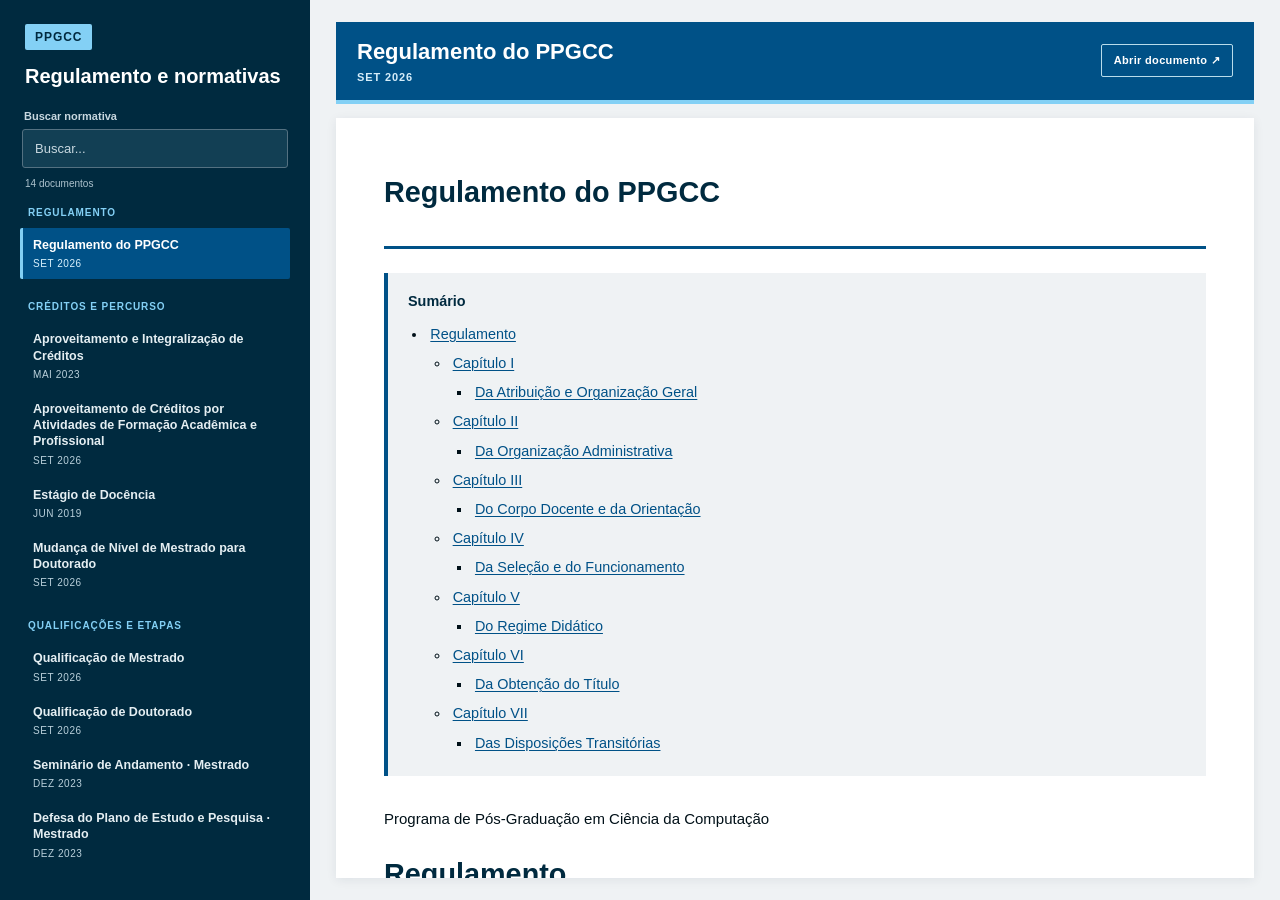
<file: index.html>
<!doctype html>
<html lang="pt-BR">
<head>
<meta charset="utf-8">
<meta name="viewport" content="width=device-width, initial-scale=1">
<meta name="color-scheme" content="light">
<title>Regulamento e Normativas · PPGCC</title>
<link rel="stylesheet" href="assets/site.css">
<script src="assets/app.js" defer></script>
</head>
<body>
<div class="app-shell">
<aside class="sidebar" aria-label="Menu de documentos">
  <div class="brand"><span class="brand-mark">PPGCC</span><h1>Regulamento e normativas</h1></div>
  <label class="search-label" for="menu-search">Buscar normativa</label>
  <div class="search-box"><input id="menu-search" type="search" placeholder="Buscar..." autocomplete="off"></div>
  <div class="menu-count" id="menu-count" aria-live="polite"></div>
  <nav id="document-nav"><section class="menu-section"><h2>Regulamento</h2><a class="doc-link active" href="documentos/regulamento.html" target="document-frame" data-title="Regulamento do PPGCC" data-version="SET 2026" data-search="Regulamento do PPGCC SET 2026" aria-current="page"><span class="doc-title">Regulamento do PPGCC</span><span class="doc-version">SET 2026</span></a></section><section class="menu-section"><h2>Créditos e percurso</h2><a class="doc-link" href="documentos/creditos-integralizacao.html" target="document-frame" data-title="Aproveitamento e Integralização de Créditos" data-version="MAI 2023" data-search="Aproveitamento e Integralização de Créditos MAI 2023"><span class="doc-title">Aproveitamento e Integralização de Créditos</span><span class="doc-version">MAI 2023</span></a><a class="doc-link" href="documentos/creditos-atividades.html" target="document-frame" data-title="Aproveitamento de Créditos por Atividades de Formação Acadêmica e Profissional" data-version="SET 2026" data-search="Aproveitamento de Créditos por Atividades de Formação Acadêmica e Profissional SET 2026"><span class="doc-title">Aproveitamento de Créditos por Atividades de Formação Acadêmica e Profissional</span><span class="doc-version">SET 2026</span></a><a class="doc-link" href="documentos/estagio-docencia.html" target="document-frame" data-title="Estágio de Docência" data-version="JUN 2019" data-search="Estágio de Docência JUN 2019"><span class="doc-title">Estágio de Docência</span><span class="doc-version">JUN 2019</span></a><a class="doc-link" href="documentos/mudanca-nivel.html" target="document-frame" data-title="Mudança de Nível de Mestrado para Doutorado" data-version="SET 2026" data-search="Mudança de Nível de Mestrado para Doutorado SET 2026"><span class="doc-title">Mudança de Nível de Mestrado para Doutorado</span><span class="doc-version">SET 2026</span></a></section><section class="menu-section"><h2>Qualificações e etapas</h2><a class="doc-link" href="documentos/qualificacao-mestrado.html" target="document-frame" data-title="Qualificação de Mestrado" data-version="SET 2026" data-search="Qualificação de Mestrado SET 2026"><span class="doc-title">Qualificação de Mestrado</span><span class="doc-version">SET 2026</span></a><a class="doc-link" href="documentos/qualificacao-doutorado.html" target="document-frame" data-title="Qualificação de Doutorado" data-version="SET 2026" data-search="Qualificação de Doutorado SET 2026"><span class="doc-title">Qualificação de Doutorado</span><span class="doc-version">SET 2026</span></a><a class="doc-link" href="documentos/seminario-andamento.html" target="document-frame" data-title="Seminário de Andamento · Mestrado" data-version="DEZ 2023" data-search="Seminário de Andamento · Mestrado DEZ 2023"><span class="doc-title">Seminário de Andamento · Mestrado</span><span class="doc-version">DEZ 2023</span></a><a class="doc-link" href="documentos/plano-estudo-pesquisa.html" target="document-frame" data-title="Defesa do Plano de Estudo e Pesquisa · Mestrado" data-version="DEZ 2023" data-search="Defesa do Plano de Estudo e Pesquisa · Mestrado DEZ 2023"><span class="doc-title">Defesa do Plano de Estudo e Pesquisa · Mestrado</span><span class="doc-version">DEZ 2023</span></a><a class="doc-link" href="documentos/proposta-tese.html" target="document-frame" data-title="Defesa da Proposta de Tese · Doutorado" data-version="DEZ 2023" data-search="Defesa da Proposta de Tese · Doutorado DEZ 2023"><span class="doc-title">Defesa da Proposta de Tese · Doutorado</span><span class="doc-version">DEZ 2023</span></a></section><section class="menu-section"><h2>Defesas e conclusão</h2><a class="doc-link" href="documentos/composicao-bancas.html" target="document-frame" data-title="Composição de Bancas" data-version="DEZ 2023" data-search="Composição de Bancas DEZ 2023"><span class="doc-title">Composição de Bancas</span><span class="doc-version">DEZ 2023</span></a><a class="doc-link" href="documentos/defesa-dissertacao.html" target="document-frame" data-title="Defesa de Dissertação de Mestrado" data-version="SET 2026" data-search="Defesa de Dissertação de Mestrado SET 2026"><span class="doc-title">Defesa de Dissertação de Mestrado</span><span class="doc-version">SET 2026</span></a><a class="doc-link" href="documentos/defesa-tese.html" target="document-frame" data-title="Defesa de Tese de Doutorado" data-version="SET 2026" data-search="Defesa de Tese de Doutorado SET 2026"><span class="doc-title">Defesa de Tese de Doutorado</span><span class="doc-version">SET 2026</span></a><a class="doc-link" href="documentos/diploma.html" target="document-frame" data-title="Homologação e Solicitação de Diploma" data-version="JUN 2019" data-search="Homologação e Solicitação de Diploma JUN 2019"><span class="doc-title">Homologação e Solicitação de Diploma</span><span class="doc-version">JUN 2019</span></a></section><p class="empty-state" id="empty-state">Nenhum documento encontrado.</p></nav>
</aside>
<main class="reader-shell">
  <header class="reader-header"><div><h2 id="current-title">Regulamento do PPGCC</h2><p id="current-version">SET 2026</p></div><a class="open-link" id="open-document" href="documentos/regulamento.html" target="_blank" rel="noopener">Abrir documento ↗</a></header>
  <iframe class="document-frame" id="document-frame" name="document-frame" src="documentos/regulamento.html" title="Regulamento do PPGCC"></iframe>
</main>
</div>
</body>
</html>
</file>
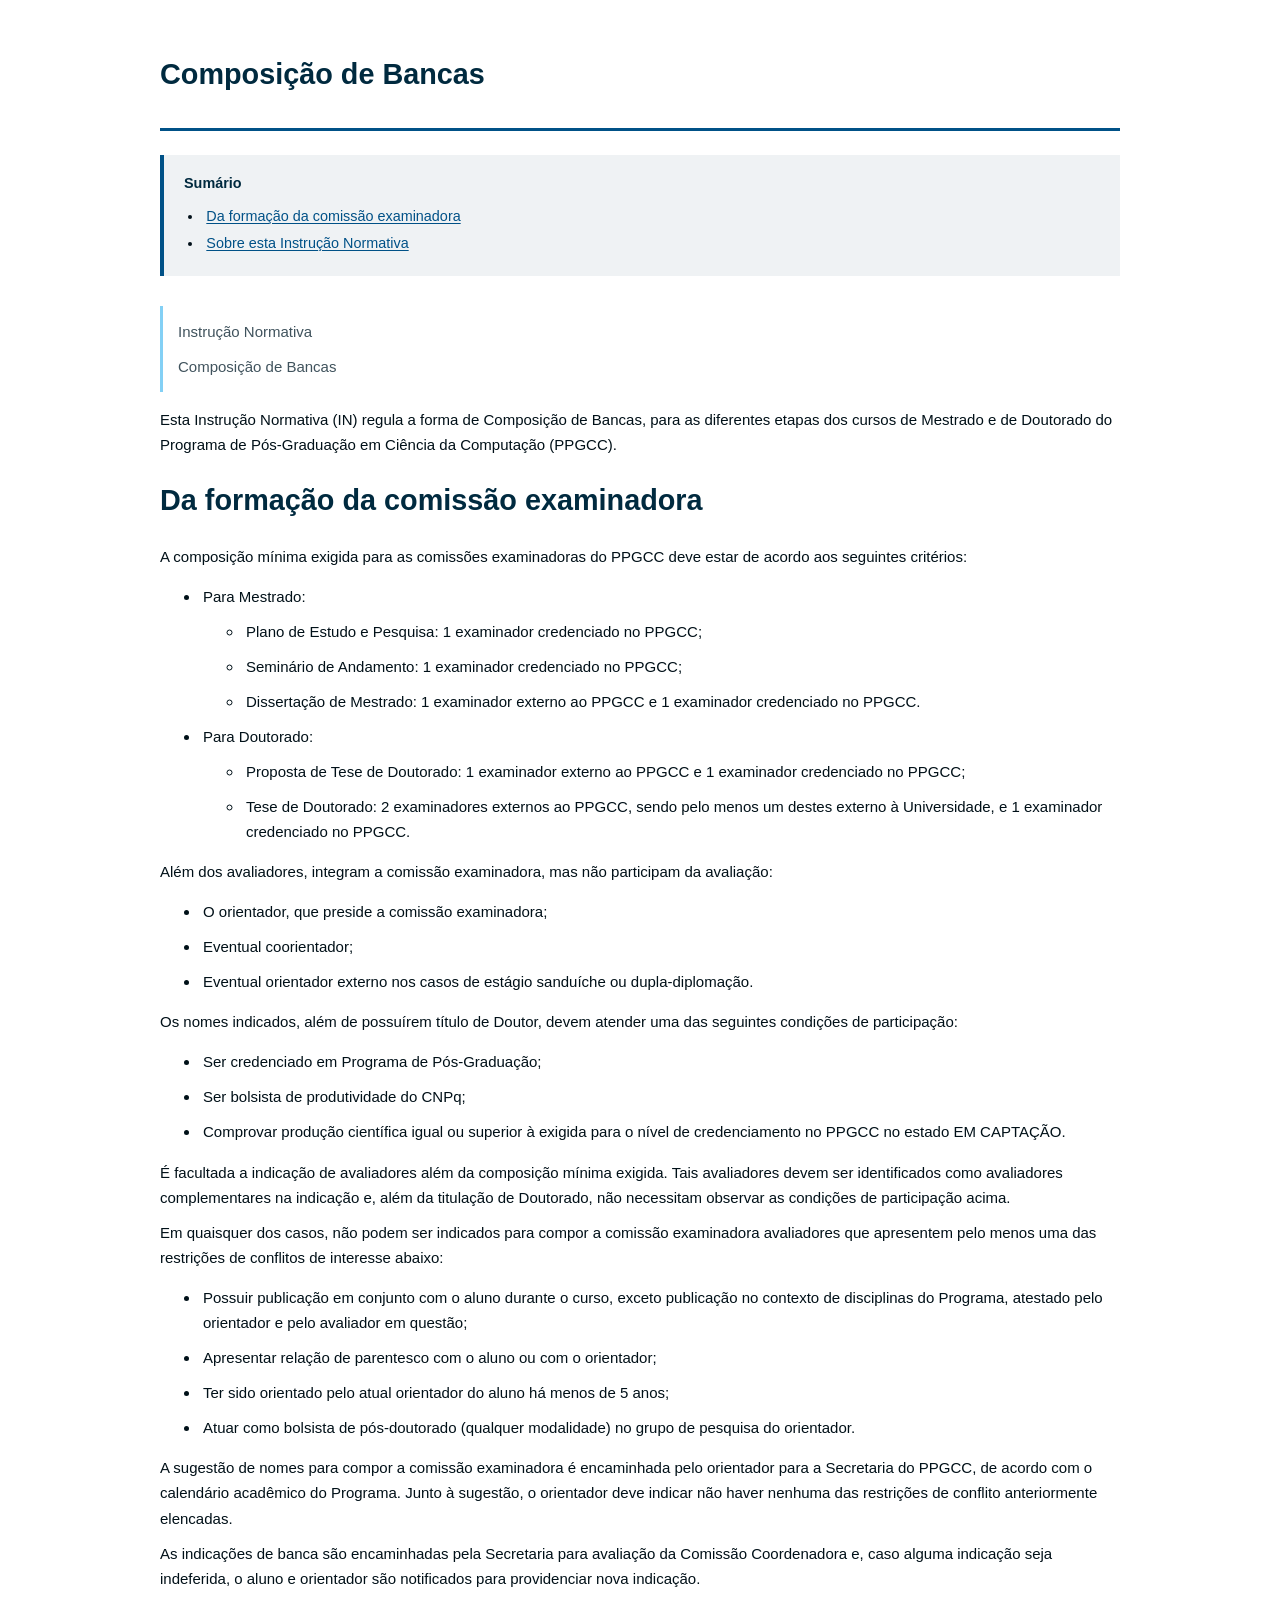
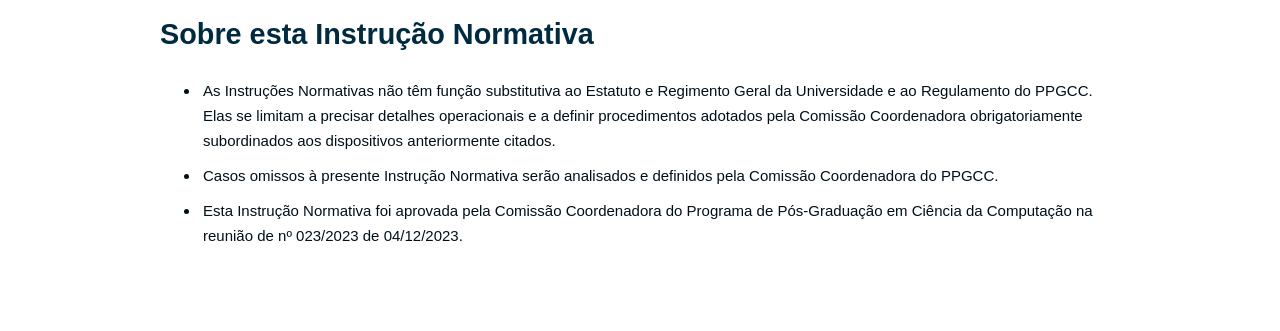
<file: documentos/composicao-bancas.html>
<!DOCTYPE html>
<html xmlns="http://www.w3.org/1999/xhtml" lang="" xml:lang="">
<head>
  <meta charset="utf-8" />
  <meta name="generator" content="pandoc" />
  <meta name="viewport" content="width=device-width, initial-scale=1.0, user-scalable=yes" />
  <title>Composição de Bancas</title>
  <style>
    code{white-space: pre-wrap;}
    span.smallcaps{font-variant: small-caps;}
    div.columns{display: flex; gap: min(4vw, 1.5em);}
    div.column{flex: auto; overflow-x: auto;}
    div.hanging-indent{margin-left: 1.5em; text-indent: -1.5em;}
    /* The extra [class] is a hack that increases specificity enough to
       override a similar rule in reveal.js */
    ul.task-list[class]{list-style: none;}
    ul.task-list li input[type="checkbox"] {
      font-size: inherit;
      width: 0.8em;
      margin: 0 0.8em 0.2em -1.6em;
      vertical-align: middle;
    }
    .display.math{display: block; text-align: center; margin: 0.5rem auto;}
  </style>
  <link rel="stylesheet" href="../assets/documento.css" />
</head>
<body>
<header id="title-block-header">
<h1 class="title">Composição de Bancas</h1>
</header>
<nav id="TOC" role="doc-toc">
<ul>
<li><a href="#da-formação-da-comissão-examinadora"
id="toc-da-formação-da-comissão-examinadora">Da formação da comissão
examinadora</a></li>
<li><a href="#sobre-esta-instrução-normativa"
id="toc-sobre-esta-instrução-normativa">Sobre esta Instrução
Normativa</a></li>
</ul>
</nav>
<blockquote>
<p>Instrução Normativa</p>
<p>Composição de Bancas</p>
</blockquote>
<p>Esta Instrução Normativa (IN) regula a forma de Composição de Bancas,
para as diferentes etapas dos cursos de Mestrado e de Doutorado do
Programa de Pós-Graduação em Ciência da Computação (PPGCC).</p>
<section id="da-formação-da-comissão-examinadora" class="level1">
<h1>Da formação da comissão examinadora</h1>
<p>A composição mínima exigida para as comissões examinadoras do PPGCC
deve estar de acordo aos seguintes critérios:</p>
<ul>
<li><p>Para Mestrado:</p>
<ul>
<li><p>Plano de Estudo e Pesquisa: 1 examinador credenciado no
PPGCC;</p></li>
<li><p>Seminário de Andamento: 1 examinador credenciado no
PPGCC;</p></li>
<li><p>Dissertação de Mestrado: 1 examinador externo ao PPGCC e 1
examinador credenciado no PPGCC.</p></li>
</ul></li>
<li><p>Para Doutorado:</p>
<ul>
<li><p>Proposta de Tese de Doutorado: 1 examinador externo ao PPGCC e 1
examinador credenciado no PPGCC;</p></li>
<li><p>Tese de Doutorado: 2 examinadores externos ao PPGCC, sendo pelo
menos um destes externo à Universidade, e 1 examinador credenciado no
PPGCC.</p></li>
</ul></li>
</ul>
<p>Além dos avaliadores, integram a comissão examinadora, mas não
participam da avaliação:</p>
<ul>
<li><p>O orientador, que preside a comissão examinadora;</p></li>
<li><p>Eventual coorientador;</p></li>
<li><p>Eventual orientador externo nos casos de estágio sanduíche ou
dupla-diplomação.</p></li>
</ul>
<p>Os nomes indicados, além de possuírem título de Doutor, devem atender
uma das seguintes condições de participação:</p>
<ul>
<li><p>Ser credenciado em Programa de Pós-Graduação;</p></li>
<li><p>Ser bolsista de produtividade do CNPq;</p></li>
<li><p>Comprovar produção científica igual ou superior à exigida para o
nível de credenciamento no PPGCC no estado EM CAPTAÇÃO.</p></li>
</ul>
<p>É facultada a indicação de avaliadores além da composição mínima
exigida. Tais avaliadores devem ser identificados como avaliadores
complementares na indicação e, além da titulação de Doutorado, não
necessitam observar as condições de participação acima.</p>
<p>Em quaisquer dos casos, não podem ser indicados para compor a
comissão examinadora avaliadores que apresentem pelo menos uma das
restrições de conflitos de interesse abaixo:</p>
<ul>
<li><p>Possuir publicação em conjunto com o aluno durante o curso,
exceto publicação no contexto de disciplinas do Programa, atestado pelo
orientador e pelo avaliador em questão;</p></li>
<li><p>Apresentar relação de parentesco com o aluno ou com o
orientador;</p></li>
<li><p>Ter sido orientado pelo atual orientador do aluno há menos de 5
anos;</p></li>
<li><p>Atuar como bolsista de pós-doutorado (qualquer modalidade) no
grupo de pesquisa do orientador.</p></li>
</ul>
<p>A sugestão de nomes para compor a comissão examinadora é encaminhada
pelo orientador para a Secretaria do PPGCC, de acordo com o calendário
acadêmico do Programa. Junto à sugestão, o orientador deve indicar não
haver nenhuma das restrições de conflito anteriormente elencadas.</p>
<p>As indicações de banca são encaminhadas pela Secretaria para
avaliação da Comissão Coordenadora e, caso alguma indicação seja
indeferida, o aluno e orientador são notificados para providenciar nova
indicação.</p>
</section>
<section id="sobre-esta-instrução-normativa" class="level1">
<h1>Sobre esta Instrução Normativa</h1>
<ul>
<li><p>As Instruções Normativas não têm função substitutiva ao Estatuto
e Regimento Geral da Universidade e ao Regulamento do PPGCC. Elas se
limitam a precisar detalhes operacionais e a definir procedimentos
adotados pela Comissão Coordenadora obrigatoriamente subordinados aos
dispositivos anteriormente citados.</p></li>
<li><p>Casos omissos à presente Instrução Normativa serão analisados e
definidos pela Comissão Coordenadora do PPGCC.</p></li>
<li><p>Esta Instrução Normativa foi aprovada pela Comissão Coordenadora
do Programa de Pós-Graduação em Ciência da Computação na reunião de nº
023/2023 de 04/12/2023.</p></li>
</ul>
</section>
</body>
</html>
</file>
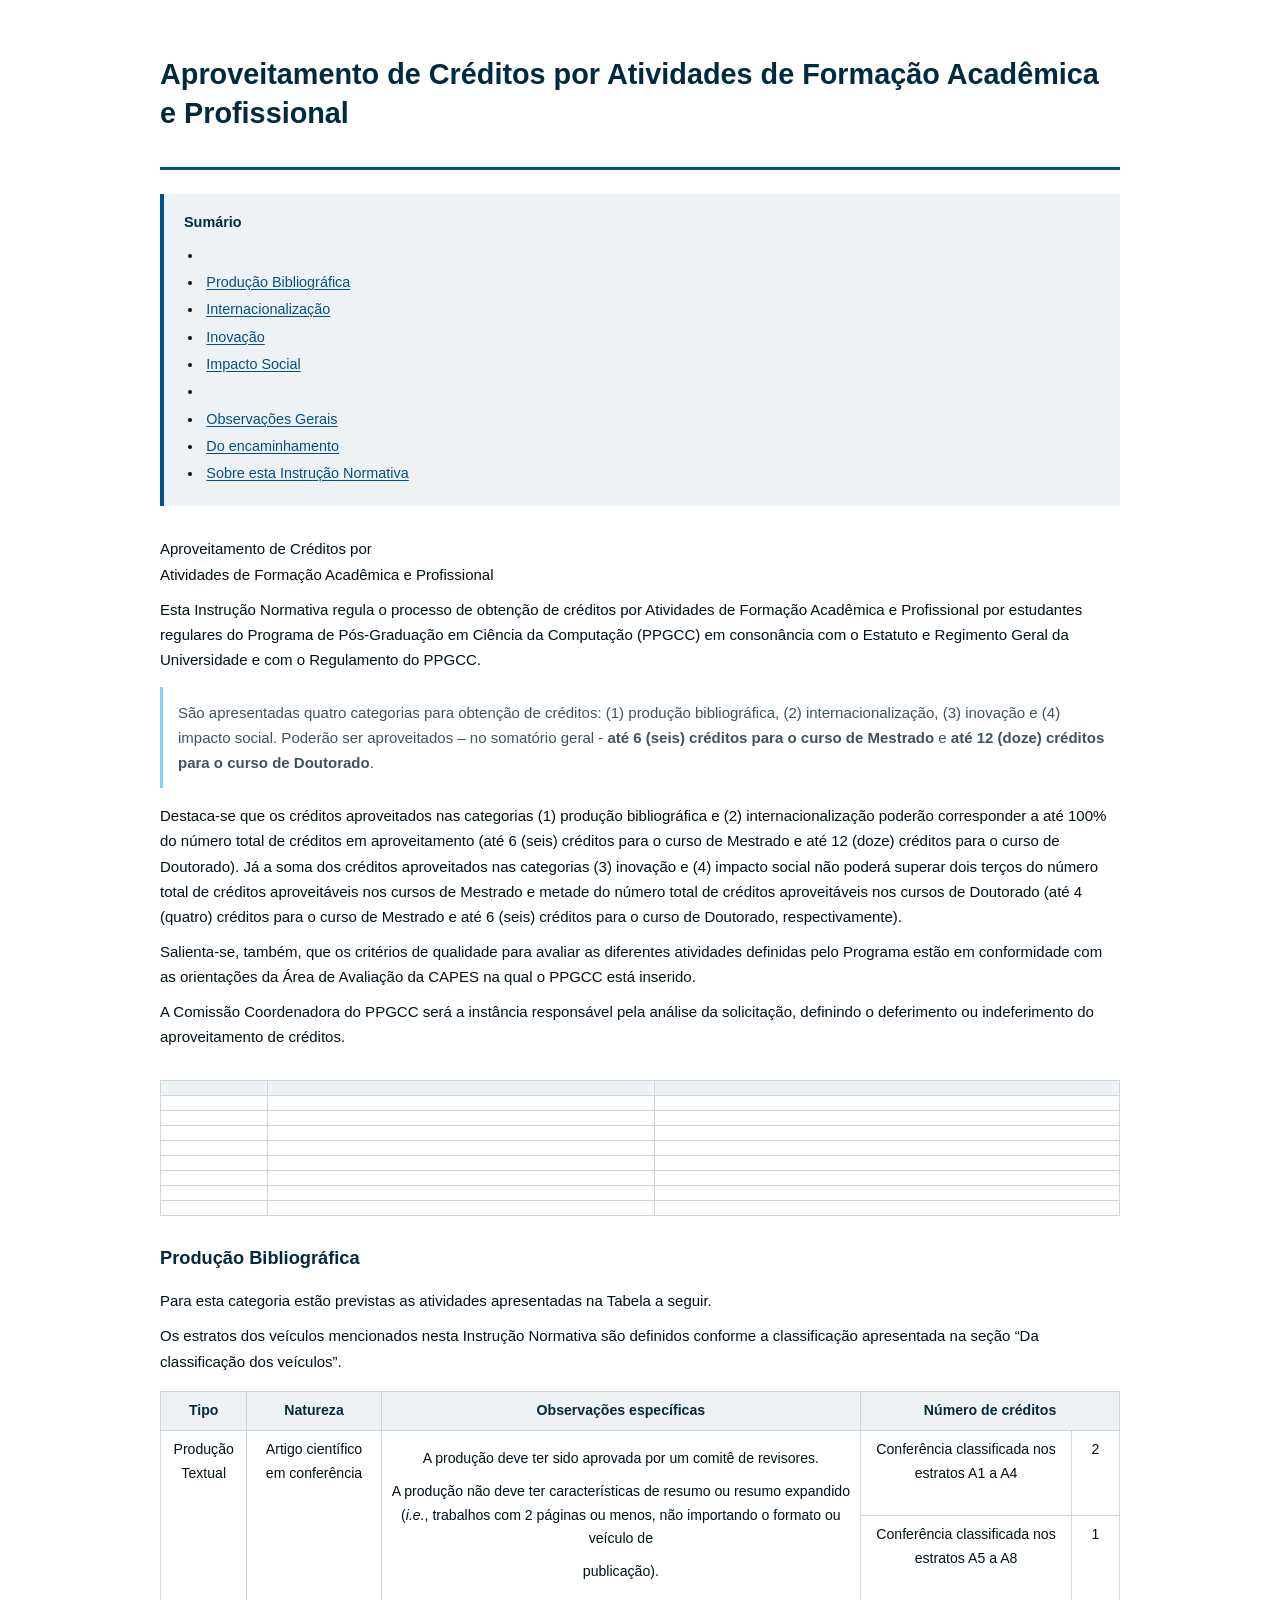
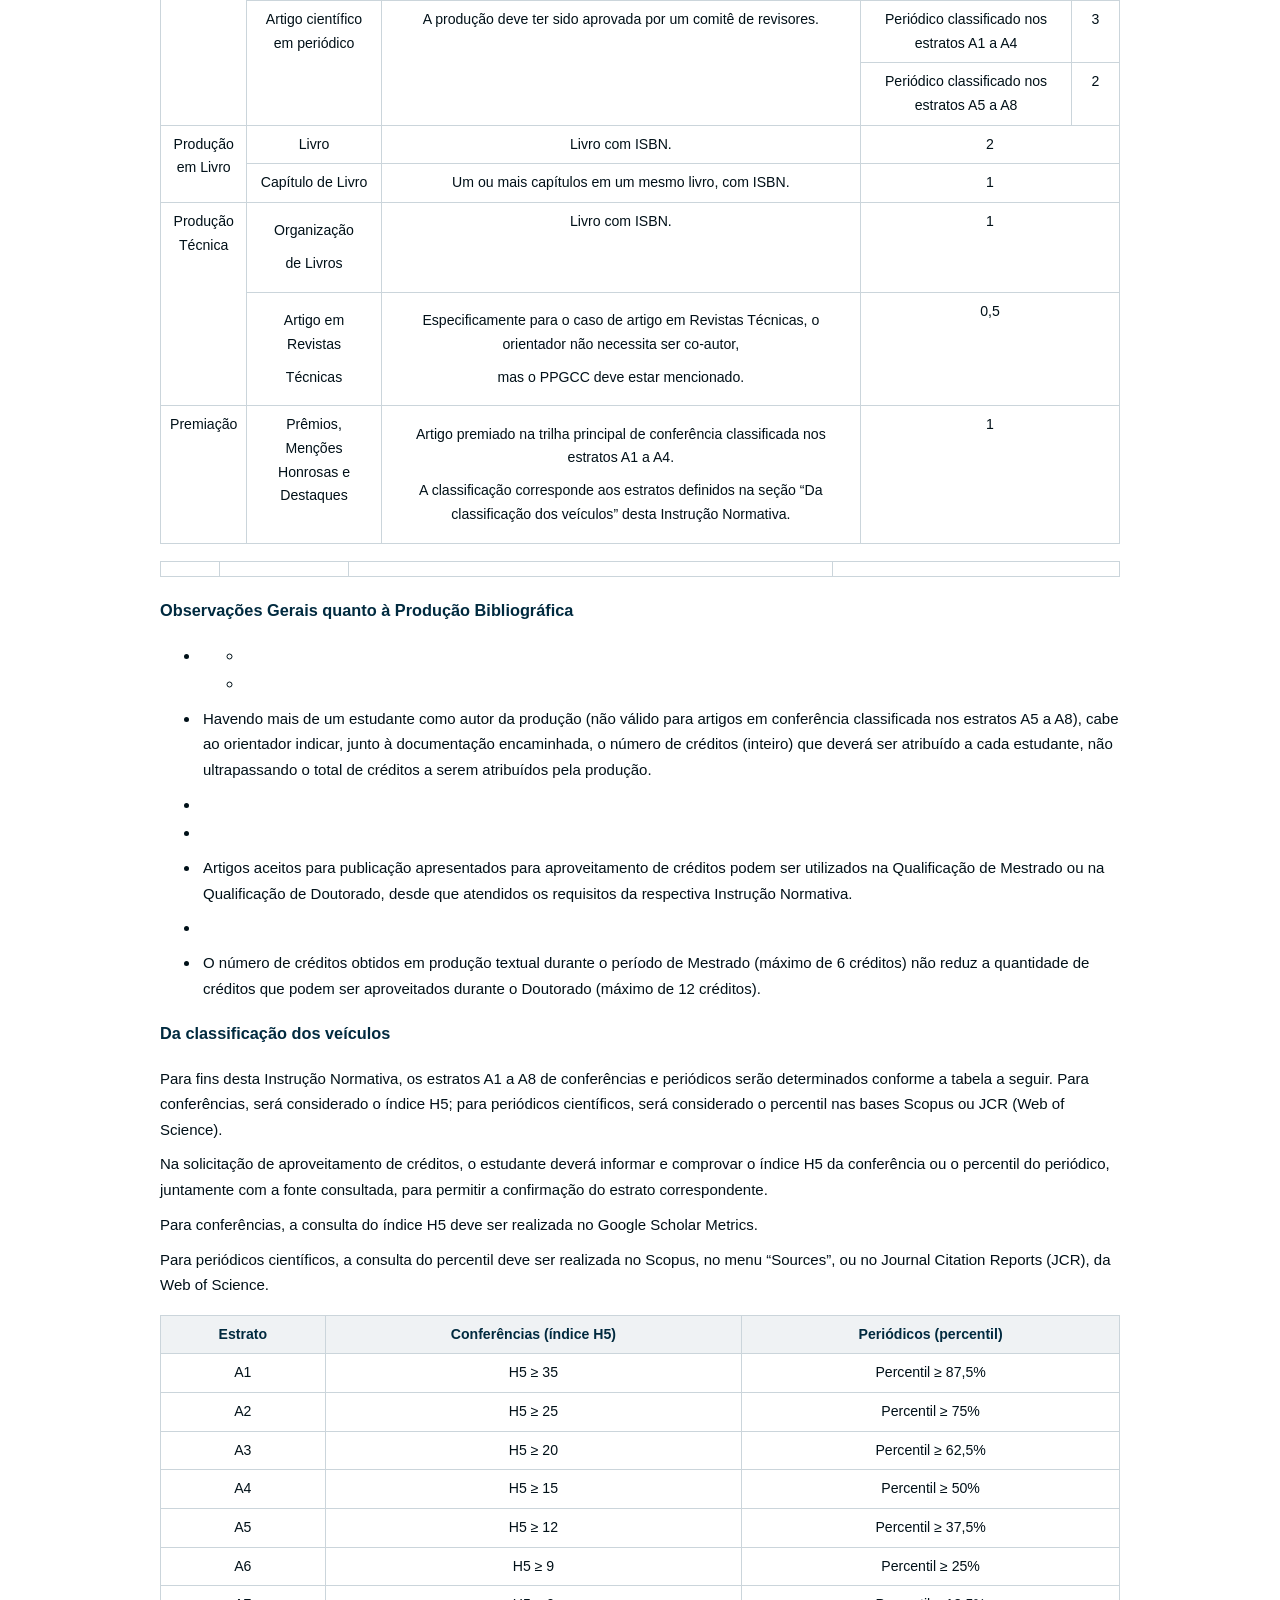
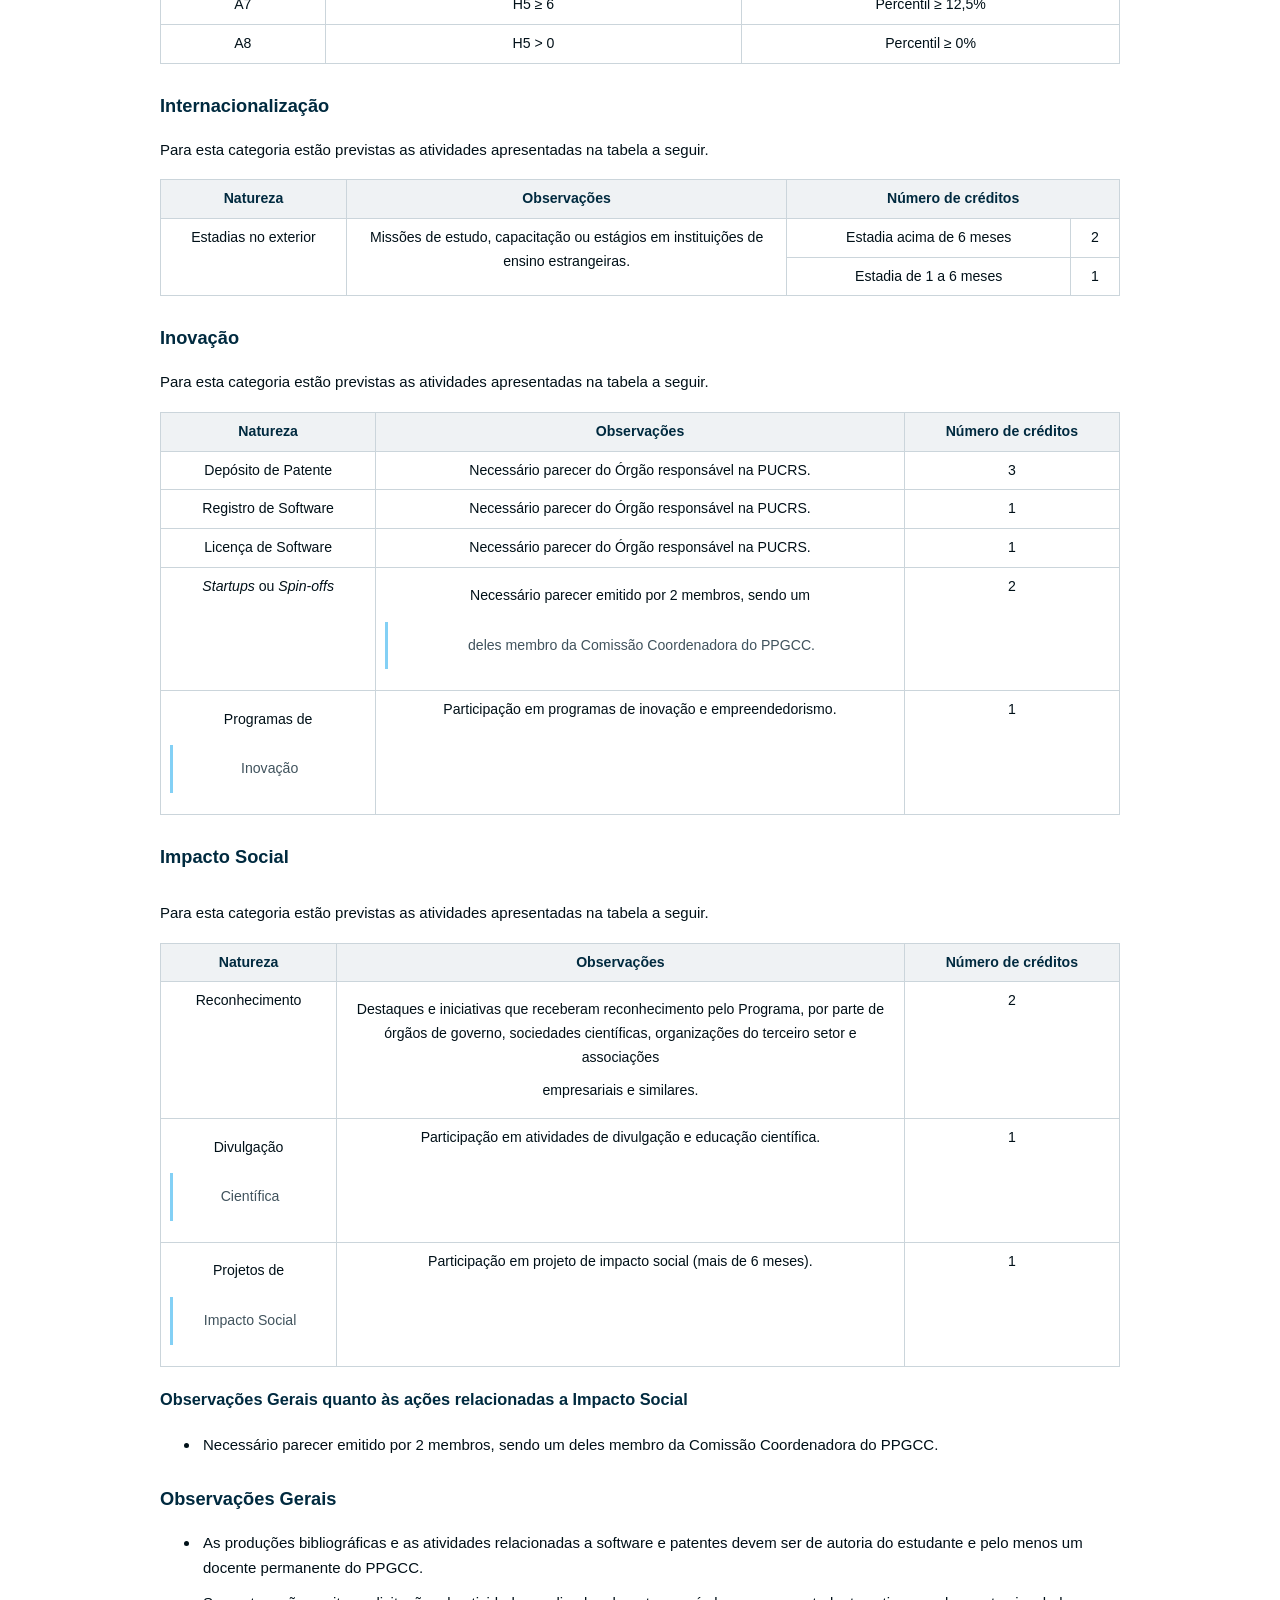
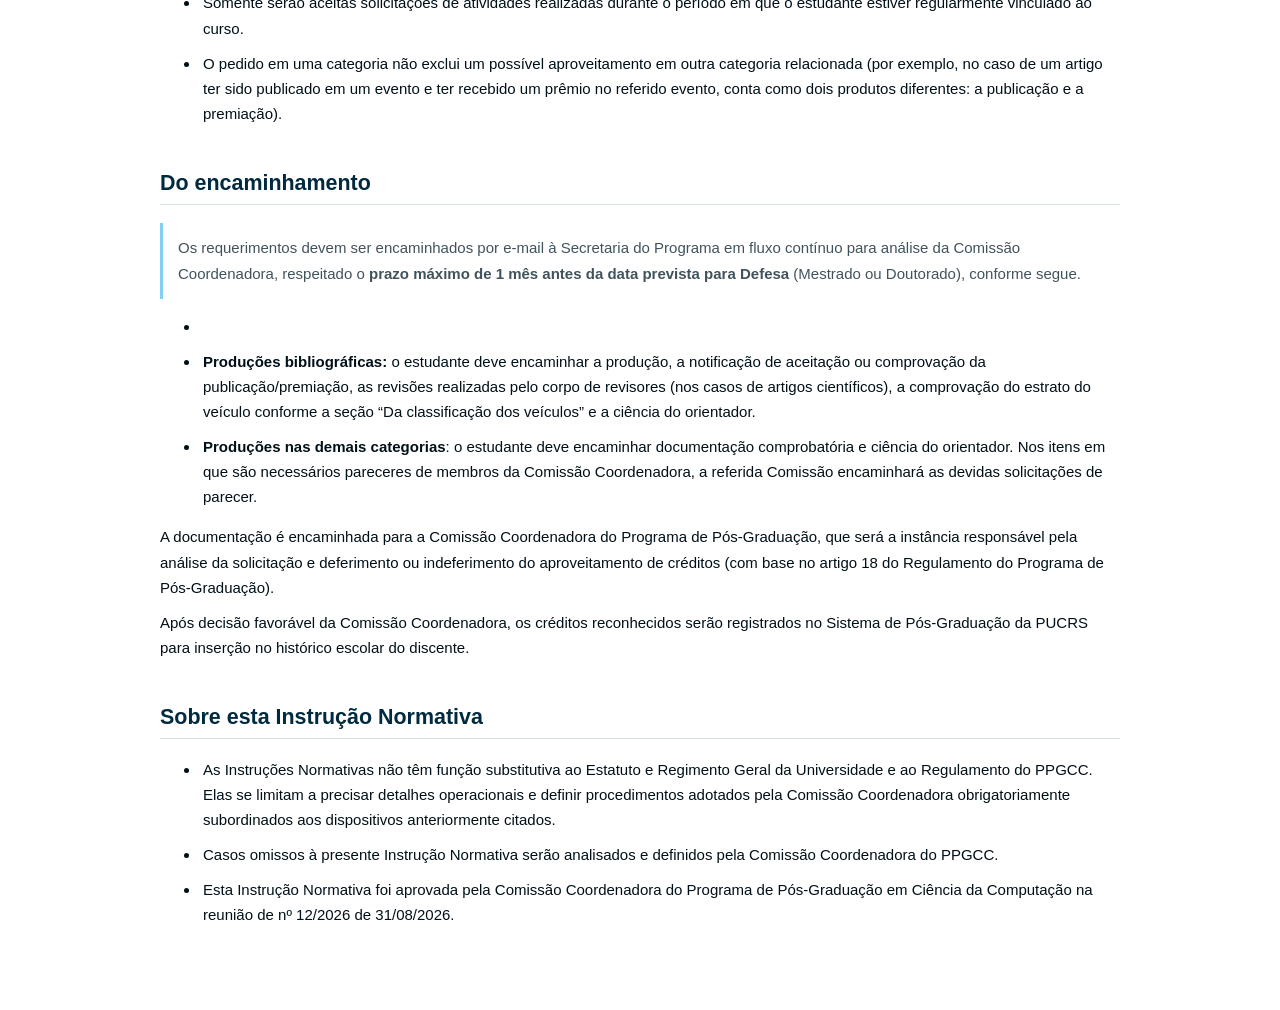
<file: documentos/creditos-atividades.html>
<!DOCTYPE html>
<html xmlns="http://www.w3.org/1999/xhtml" lang="" xml:lang="">
<head>
  <meta charset="utf-8" />
  <meta name="generator" content="pandoc" />
  <meta name="viewport" content="width=device-width, initial-scale=1.0, user-scalable=yes" />
  <title>Aproveitamento de Créditos por Atividades de Formação Acadêmica e Profissional</title>
  <style>
    code{white-space: pre-wrap;}
    span.smallcaps{font-variant: small-caps;}
    div.columns{display: flex; gap: min(4vw, 1.5em);}
    div.column{flex: auto; overflow-x: auto;}
    div.hanging-indent{margin-left: 1.5em; text-indent: -1.5em;}
    /* The extra [class] is a hack that increases specificity enough to
       override a similar rule in reveal.js */
    ul.task-list[class]{list-style: none;}
    ul.task-list li input[type="checkbox"] {
      font-size: inherit;
      width: 0.8em;
      margin: 0 0.8em 0.2em -1.6em;
      vertical-align: middle;
    }
    .display.math{display: block; text-align: center; margin: 0.5rem auto;}
  </style>
  <link rel="stylesheet" href="../assets/documento.css" />
</head>
<body>
<header id="title-block-header">
<h1 class="title">Aproveitamento de Créditos por Atividades de Formação
Acadêmica e Profissional</h1>
</header>
<nav id="TOC" role="doc-toc">
<ul>
<li><a href="#section" id="toc-section"></a></li>
<li><a href="#produção-bibliográfica"
id="toc-produção-bibliográfica">Produção Bibliográfica </a></li>
<li><a href="#internacionalização"
id="toc-internacionalização">Internacionalização </a></li>
<li><a href="#inovação" id="toc-inovação">Inovação </a></li>
<li><a href="#impacto-social" id="toc-impacto-social">Impacto Social
</a></li>
<li><a href="#section-2" id="toc-section-2"></a></li>
<li><a href="#observações-gerais"
id="toc-observações-gerais">Observações Gerais </a></li>
<li><a href="#do-encaminhamento" id="toc-do-encaminhamento">Do
encaminhamento</a></li>
<li><a href="#sobre-esta-instrução-normativa"
id="toc-sobre-esta-instrução-normativa">Sobre esta Instrução
Normativa</a></li>
</ul>
</nav>
<p>Aproveitamento de Créditos por<br />
Atividades de Formação Acadêmica e Profissional</p>
<p>Esta Instrução Normativa regula o processo de obtenção de créditos
por Atividades de Formação Acadêmica e Profissional por estudantes
regulares do Programa de Pós-Graduação em Ciência da Computação (PPGCC)
em consonância com o Estatuto e Regimento Geral da Universidade e com o
Regulamento do PPGCC.</p>
<blockquote>
<p>São apresentadas quatro categorias para obtenção de créditos: (1)
produção bibliográfica, (2) internacionalização, (3) inovação e (4)
impacto social. Poderão ser aproveitados – no somatório geral -
<strong>até 6 (seis) créditos para o curso de Mestrado</strong> e
<strong>até 12 (doze) créditos para o curso de Doutorado</strong>.</p>
</blockquote>
<p>Destaca-se que os créditos aproveitados nas categorias (1) produção
bibliográfica e (2) internacionalização poderão corresponder a até 100%
do número total de créditos em aproveitamento (até 6 (seis) créditos
para o curso de Mestrado e até 12 (doze) créditos para o curso de
Doutorado). Já a soma dos créditos aproveitados nas categorias (3)
inovação e (4) impacto social não poderá superar dois terços do número
total de créditos aproveitáveis nos cursos de Mestrado e metade do
número total de créditos aproveitáveis nos cursos de Doutorado (até 4
(quatro) créditos para o curso de Mestrado e até 6 (seis) créditos para
o curso de Doutorado, respectivamente).</p>
<p>Salienta-se, também, que os critérios de qualidade para avaliar as
diferentes atividades definidas pelo Programa estão em conformidade com
as orientações da Área de Avaliação da CAPES na qual o PPGCC está
inserido.</p>
<p>A Comissão Coordenadora do PPGCC será a instância responsável pela
análise da solicitação, definindo o deferimento ou indeferimento do
aproveitamento de créditos.</p>
<section id="section" class="level3">
<h3></h3>
<table>
<colgroup>
<col style="width: 11%" />
<col style="width: 40%" />
<col style="width: 48%" />
</colgroup>
<thead>
<tr>
<th style="text-align: center;"></th>
<th></th>
<th style="text-align: center;"></th>
</tr>
</thead>
<tbody>
<tr>
<td style="text-align: center;"></td>
<td></td>
<td style="text-align: center;"></td>
</tr>
<tr>
<td style="text-align: center;"></td>
<td></td>
<td style="text-align: center;"></td>
</tr>
<tr>
<td style="text-align: center;"></td>
<td></td>
<td style="text-align: center;"></td>
</tr>
<tr>
<td style="text-align: center;"></td>
<td></td>
<td style="text-align: center;"></td>
</tr>
<tr>
<td style="text-align: center;"></td>
<td></td>
<td style="text-align: center;"></td>
</tr>
<tr>
<td style="text-align: center;"></td>
<td></td>
<td style="text-align: center;"></td>
</tr>
<tr>
<td style="text-align: center;"></td>
<td></td>
<td style="text-align: center;"></td>
</tr>
<tr>
<td style="text-align: center;"></td>
<td></td>
<td style="text-align: center;"></td>
</tr>
</tbody>
</table>
</section>
<section id="produção-bibliográfica" class="level3">
<h3>Produção Bibliográfica </h3>
<p>Para esta categoria estão previstas as atividades apresentadas na
Tabela a seguir.</p>
<p>Os estratos dos veículos mencionados nesta Instrução Normativa são
definidos conforme a classificação apresentada na seção “Da
classificação dos veículos”.</p>
<table style="width:100%;">
<colgroup>
<col style="width: 6%" />
<col style="width: 14%" />
<col style="width: 50%" />
<col style="width: 22%" />
<col style="width: 5%" />
</colgroup>
<thead>
<tr>
<th style="text-align: center;"><strong>Tipo</strong></th>
<th style="text-align: center;"><strong>Natureza</strong></th>
<th style="text-align: center;"><strong>Observações
específicas</strong></th>
<th colspan="2" style="text-align: center;"><strong>Número de
créditos</strong></th>
</tr>
</thead>
<tbody>
<tr>
<td rowspan="4" style="text-align: center;">Produção Textual</td>
<td rowspan="2" style="text-align: center;">Artigo científico em
conferência</td>
<td rowspan="2" style="text-align: center;"><p>A produção deve ter sido
aprovada por um comitê de revisores.</p>
<p>A produção não deve ter características de resumo ou resumo expandido
(<em>i.e.</em>, trabalhos com 2 páginas ou menos, não importando o
formato ou veículo de</p>
<p>publicação).</p></td>
<td style="text-align: center;">Conferência classificada nos estratos A1
a A4</td>
<td style="text-align: center;">2</td>
</tr>
<tr>
<td style="text-align: center;">Conferência classificada nos estratos A5
a A8</td>
<td style="text-align: center;">1</td>
</tr>
<tr>
<td rowspan="2" style="text-align: center;">Artigo científico em
periódico</td>
<td rowspan="2" style="text-align: center;">A produção deve ter sido
aprovada por um comitê de revisores.</td>
<td style="text-align: center;">Periódico classificado nos estratos A1 a
A4</td>
<td style="text-align: center;">3</td>
</tr>
<tr>
<td style="text-align: center;">Periódico classificado nos estratos A5 a
A8</td>
<td style="text-align: center;">2</td>
</tr>
<tr>
<td rowspan="2" style="text-align: center;">Produção em Livro</td>
<td style="text-align: center;">Livro</td>
<td style="text-align: center;">Livro com ISBN.</td>
<td colspan="2" style="text-align: center;">2</td>
</tr>
<tr>
<td style="text-align: center;">Capítulo de Livro</td>
<td style="text-align: center;">Um ou mais capítulos em um mesmo livro,
com ISBN.</td>
<td colspan="2" style="text-align: center;">1</td>
</tr>
<tr>
<td rowspan="2" style="text-align: center;">Produção Técnica</td>
<td style="text-align: center;"><p>Organização</p>
<p>de Livros</p></td>
<td style="text-align: center;">Livro com ISBN.</td>
<td colspan="2" style="text-align: center;">1</td>
</tr>
<tr>
<td style="text-align: center;"><p>Artigo em Revistas</p>
<p>Técnicas</p></td>
<td style="text-align: center;"><p>Especificamente para o caso de artigo
em Revistas Técnicas, o orientador não necessita ser co-autor,</p>
<p>mas o PPGCC deve estar mencionado.</p></td>
<td colspan="2" style="text-align: center;">0,5</td>
</tr>
<tr>
<td style="text-align: center;">Premiação</td>
<td style="text-align: center;">Prêmios, Menções Honrosas e
Destaques</td>
<td style="text-align: center;"><p>Artigo premiado na trilha principal
de conferência classificada nos estratos A1 a A4.</p>
<p>A classificação corresponde aos estratos definidos na seção “Da
classificação dos veículos” desta Instrução Normativa.</p></td>
<td colspan="2" style="text-align: center;">1</td>
</tr>
</tbody>
</table>
<table>
<colgroup>
<col style="width: 6%" />
<col style="width: 13%" />
<col style="width: 49%" />
<col style="width: 29%" />
</colgroup>
<tbody>
<tr>
<td style="text-align: center;"></td>
<td></td>
<td></td>
<td style="text-align: right;"></td>
</tr>
</tbody>
</table>
<section id="observações-gerais-quanto-à-produção-bibliográfica"
class="level4">
<h4>Observações Gerais quanto à Produção Bibliográfica</h4>
<ul>
<li><ul>
<li></li>
<li></li>
</ul></li>
<li><p>Havendo mais de um estudante como autor da produção (não válido
para artigos em conferência classificada nos estratos A5 a A8), cabe ao
orientador indicar, junto à documentação encaminhada, o número de
créditos (inteiro) que deverá ser atribuído a cada estudante, não
ultrapassando o total de créditos a serem atribuídos pela
produção.</p></li>
<li></li>
<li></li>
<li><p>Artigos aceitos para publicação apresentados para aproveitamento
de créditos podem ser utilizados na Qualificação de Mestrado ou na
Qualificação de Doutorado, desde que atendidos os requisitos da
respectiva Instrução Normativa. </p></li>
<li></li>
<li><p>O número de créditos obtidos em produção textual durante o
período de Mestrado (máximo de 6 créditos) não reduz a quantidade de
créditos que podem ser aproveitados durante o Doutorado (máximo de 12
créditos). </p></li>
</ul>
</section>
<section id="section-1" class="level4">
<h4></h4>
</section>
<section id="da-classificação-dos-veículos" class="level4">
<h4>Da classificação dos veículos</h4>
<p>Para fins desta Instrução Normativa, os estratos A1 a A8 de
conferências e periódicos serão determinados conforme a tabela a seguir.
Para conferências, será considerado o índice H5; para periódicos
científicos, será considerado o percentil nas bases Scopus ou JCR (Web
of Science).</p>
<p>Na solicitação de aproveitamento de créditos, o estudante deverá
informar e comprovar o índice H5 da conferência ou o percentil do
periódico, juntamente com a fonte consultada, para permitir a
confirmação do estrato correspondente.</p>
<p>Para conferências, a consulta do índice H5 deve ser realizada no
Google Scholar Metrics.</p>
<p>Para periódicos científicos, a consulta do percentil deve ser
realizada no Scopus, no menu “Sources”, ou no Journal Citation Reports
(JCR), da Web of Science.</p>
<table>
<colgroup>
<col style="width: 17%" />
<col style="width: 43%" />
<col style="width: 39%" />
</colgroup>
<thead>
<tr>
<th style="text-align: center;"><strong>Estrato</strong></th>
<th style="text-align: center;"><strong>Conferências (índice
H5)</strong></th>
<th style="text-align: center;"><strong>Periódicos
(percentil)</strong></th>
</tr>
</thead>
<tbody>
<tr>
<td style="text-align: center;">A1</td>
<td style="text-align: center;">H5 ≥ 35</td>
<td style="text-align: center;">Percentil ≥ 87,5%</td>
</tr>
<tr>
<td style="text-align: center;">A2</td>
<td style="text-align: center;">H5 ≥ 25</td>
<td style="text-align: center;">Percentil ≥ 75%</td>
</tr>
<tr>
<td style="text-align: center;">A3</td>
<td style="text-align: center;">H5 ≥ 20</td>
<td style="text-align: center;">Percentil ≥ 62,5%</td>
</tr>
<tr>
<td style="text-align: center;">A4</td>
<td style="text-align: center;">H5 ≥ 15</td>
<td style="text-align: center;">Percentil ≥ 50%</td>
</tr>
<tr>
<td style="text-align: center;">A5</td>
<td style="text-align: center;">H5 ≥ 12</td>
<td style="text-align: center;">Percentil ≥ 37,5%</td>
</tr>
<tr>
<td style="text-align: center;">A6</td>
<td style="text-align: center;">H5 ≥ 9</td>
<td style="text-align: center;">Percentil ≥ 25%</td>
</tr>
<tr>
<td style="text-align: center;">A7</td>
<td style="text-align: center;">H5 ≥ 6</td>
<td style="text-align: center;">Percentil ≥ 12,5%</td>
</tr>
<tr>
<td style="text-align: center;">A8</td>
<td style="text-align: center;">H5 &gt; 0</td>
<td style="text-align: center;">Percentil ≥ 0%</td>
</tr>
</tbody>
</table>
</section>
</section>
<section id="internacionalização" class="level3">
<h3>Internacionalização </h3>
<p>Para esta categoria estão previstas as atividades apresentadas na
tabela a seguir.</p>
<table>
<colgroup>
<col style="width: 19%" />
<col style="width: 45%" />
<col style="width: 29%" />
<col style="width: 5%" />
</colgroup>
<thead>
<tr>
<th style="text-align: center;"><strong>Natureza</strong></th>
<th style="text-align: center;"><strong>Observações</strong></th>
<th colspan="2" style="text-align: center;"><strong>Número de
créditos</strong></th>
</tr>
</thead>
<tbody>
<tr>
<td rowspan="2" style="text-align: center;">Estadias no exterior</td>
<td rowspan="2" style="text-align: center;">Missões de estudo,
capacitação ou estágios em instituições de ensino estrangeiras.</td>
<td style="text-align: center;">Estadia acima de 6 meses</td>
<td style="text-align: center;">2</td>
</tr>
<tr>
<td style="text-align: center;">Estadia de 1 a 6 meses</td>
<td style="text-align: center;">1</td>
</tr>
</tbody>
</table>
</section>
<section id="inovação" class="level3">
<h3>Inovação </h3>
<p>Para esta categoria estão previstas as atividades apresentadas na
tabela a seguir.</p>
<table>
<colgroup>
<col style="width: 22%" />
<col style="width: 54%" />
<col style="width: 22%" />
</colgroup>
<thead>
<tr>
<th style="text-align: center;"><strong>Natureza</strong></th>
<th style="text-align: center;"><strong>Observações</strong></th>
<th style="text-align: center;"><strong>Número de créditos</strong></th>
</tr>
</thead>
<tbody>
<tr>
<td style="text-align: center;">Depósito de Patente</td>
<td style="text-align: center;">Necessário parecer do Órgão responsável
na PUCRS.</td>
<td style="text-align: center;">3</td>
</tr>
<tr>
<td style="text-align: center;">Registro de Software</td>
<td style="text-align: center;">Necessário parecer do Órgão responsável
na PUCRS.</td>
<td style="text-align: center;">1</td>
</tr>
<tr>
<td style="text-align: center;">Licença de Software</td>
<td style="text-align: center;">Necessário parecer do Órgão responsável
na PUCRS.</td>
<td style="text-align: center;">1</td>
</tr>
<tr>
<td style="text-align: center;"><em>Startups</em> ou
<em>Spin-offs</em></td>
<td style="text-align: center;"><p>Necessário parecer emitido por 2
membros, sendo um</p>
<blockquote>
<p>deles membro da Comissão Coordenadora do PPGCC.</p>
</blockquote></td>
<td style="text-align: center;">2</td>
</tr>
<tr>
<td style="text-align: center;"><p>Programas de</p>
<blockquote>
<p>Inovação</p>
</blockquote></td>
<td style="text-align: center;">Participação em programas de inovação e
empreendedorismo.</td>
<td style="text-align: center;">1</td>
</tr>
</tbody>
</table>
</section>
<section id="impacto-social" class="level3">
<h3>Impacto Social </h3>
</section>
<section id="section-2" class="level3">
<h3></h3>
<p>Para esta categoria estão previstas as atividades apresentadas na
tabela a seguir.</p>
<table>
<colgroup>
<col style="width: 18%" />
<col style="width: 58%" />
<col style="width: 22%" />
</colgroup>
<thead>
<tr>
<th style="text-align: center;"><strong>Natureza</strong></th>
<th style="text-align: center;"><strong>Observações</strong></th>
<th style="text-align: center;"><strong>Número de créditos</strong></th>
</tr>
</thead>
<tbody>
<tr>
<td style="text-align: center;">Reconhecimento</td>
<td style="text-align: center;"><p>Destaques e iniciativas que receberam
reconhecimento pelo Programa, por parte de órgãos de governo, sociedades
científicas, organizações do terceiro setor e associações</p>
<p>empresariais e similares.</p></td>
<td style="text-align: center;">2</td>
</tr>
<tr>
<td style="text-align: center;"><p>Divulgação</p>
<blockquote>
<p>Científica</p>
</blockquote></td>
<td style="text-align: center;">Participação em atividades de divulgação
e educação científica.</td>
<td style="text-align: center;">1</td>
</tr>
<tr>
<td style="text-align: center;"><p>Projetos de</p>
<blockquote>
<p>Impacto Social</p>
</blockquote></td>
<td style="text-align: center;">Participação em projeto de impacto
social (mais de 6 meses).</td>
<td style="text-align: center;">1</td>
</tr>
</tbody>
</table>
<section
id="observações-gerais-quanto-às-ações-relacionadas-a-impacto-social"
class="level4">
<h4>Observações Gerais quanto às ações relacionadas a Impacto
Social</h4>
<ul>
<li><p>Necessário parecer emitido por 2 membros, sendo um deles membro
da Comissão Coordenadora do PPGCC.</p></li>
</ul>
</section>
</section>
<section id="observações-gerais" class="level3">
<h3>Observações Gerais </h3>
<ul>
<li><p>As produções bibliográficas e as atividades relacionadas a
software e patentes devem ser de autoria do estudante e pelo menos um
docente permanente do PPGCC.</p></li>
<li><p>Somente serão aceitas solicitações de atividades realizadas
durante o período em que o estudante estiver regularmente vinculado ao
curso.</p></li>
<li><p>O pedido em uma categoria não exclui um possível aproveitamento
em outra categoria relacionada (por exemplo, no caso de um artigo ter
sido publicado em um evento e ter recebido um prêmio no referido evento,
conta como dois produtos diferentes: a publicação e a
premiação).</p></li>
</ul>
</section>
<section id="do-encaminhamento" class="level2">
<h2>Do encaminhamento</h2>
<blockquote>
<p>Os requerimentos devem ser encaminhados por e-mail à Secretaria do
Programa em fluxo contínuo para análise da Comissão Coordenadora,
respeitado o <strong>prazo máximo de 1 mês antes da data prevista para
Defesa</strong> (Mestrado ou Doutorado), conforme segue.</p>
</blockquote>
<ul>
<li></li>
<li><p><strong>Produções bibliográficas:</strong> o estudante deve
encaminhar a produção, a notificação de aceitação ou comprovação da
publicação/premiação, as revisões realizadas pelo corpo de revisores
(nos casos de artigos científicos), a comprovação do estrato do veículo
conforme a seção “Da classificação dos veículos” e a ciência do
orientador.</p></li>
<li><p><strong>Produções nas demais categorias</strong>: o estudante
deve encaminhar documentação comprobatória e ciência do orientador. Nos
itens em que são necessários pareceres de membros da Comissão
Coordenadora, a referida Comissão encaminhará as devidas solicitações de
parecer.</p></li>
</ul>
<p>A documentação é encaminhada para a Comissão Coordenadora do Programa
de Pós-Graduação, que será a instância responsável pela análise da
solicitação e deferimento ou indeferimento do aproveitamento de créditos
(com base no artigo 18 do Regulamento do Programa de Pós-Graduação).</p>
<p>Após decisão favorável da Comissão Coordenadora, os créditos
reconhecidos serão registrados no Sistema de Pós-Graduação da PUCRS para
inserção no histórico escolar do discente.</p>
</section>
<section id="sobre-esta-instrução-normativa" class="level2">
<h2>Sobre esta Instrução Normativa</h2>
<ul>
<li><p>As Instruções Normativas não têm função substitutiva ao Estatuto
e Regimento Geral da Universidade e ao Regulamento do PPGCC. Elas se
limitam a precisar detalhes operacionais e definir procedimentos
adotados pela Comissão Coordenadora obrigatoriamente subordinados aos
dispositivos anteriormente citados.</p></li>
<li><p>Casos omissos à presente Instrução Normativa serão analisados e
definidos pela Comissão Coordenadora do PPGCC.</p></li>
<li><p>Esta Instrução Normativa foi aprovada pela Comissão Coordenadora
do Programa de Pós-Graduação em Ciência da Computação na reunião de nº
12/2026 de 31/08/2026.</p></li>
</ul>
</section>
</body>
</html>
</file>
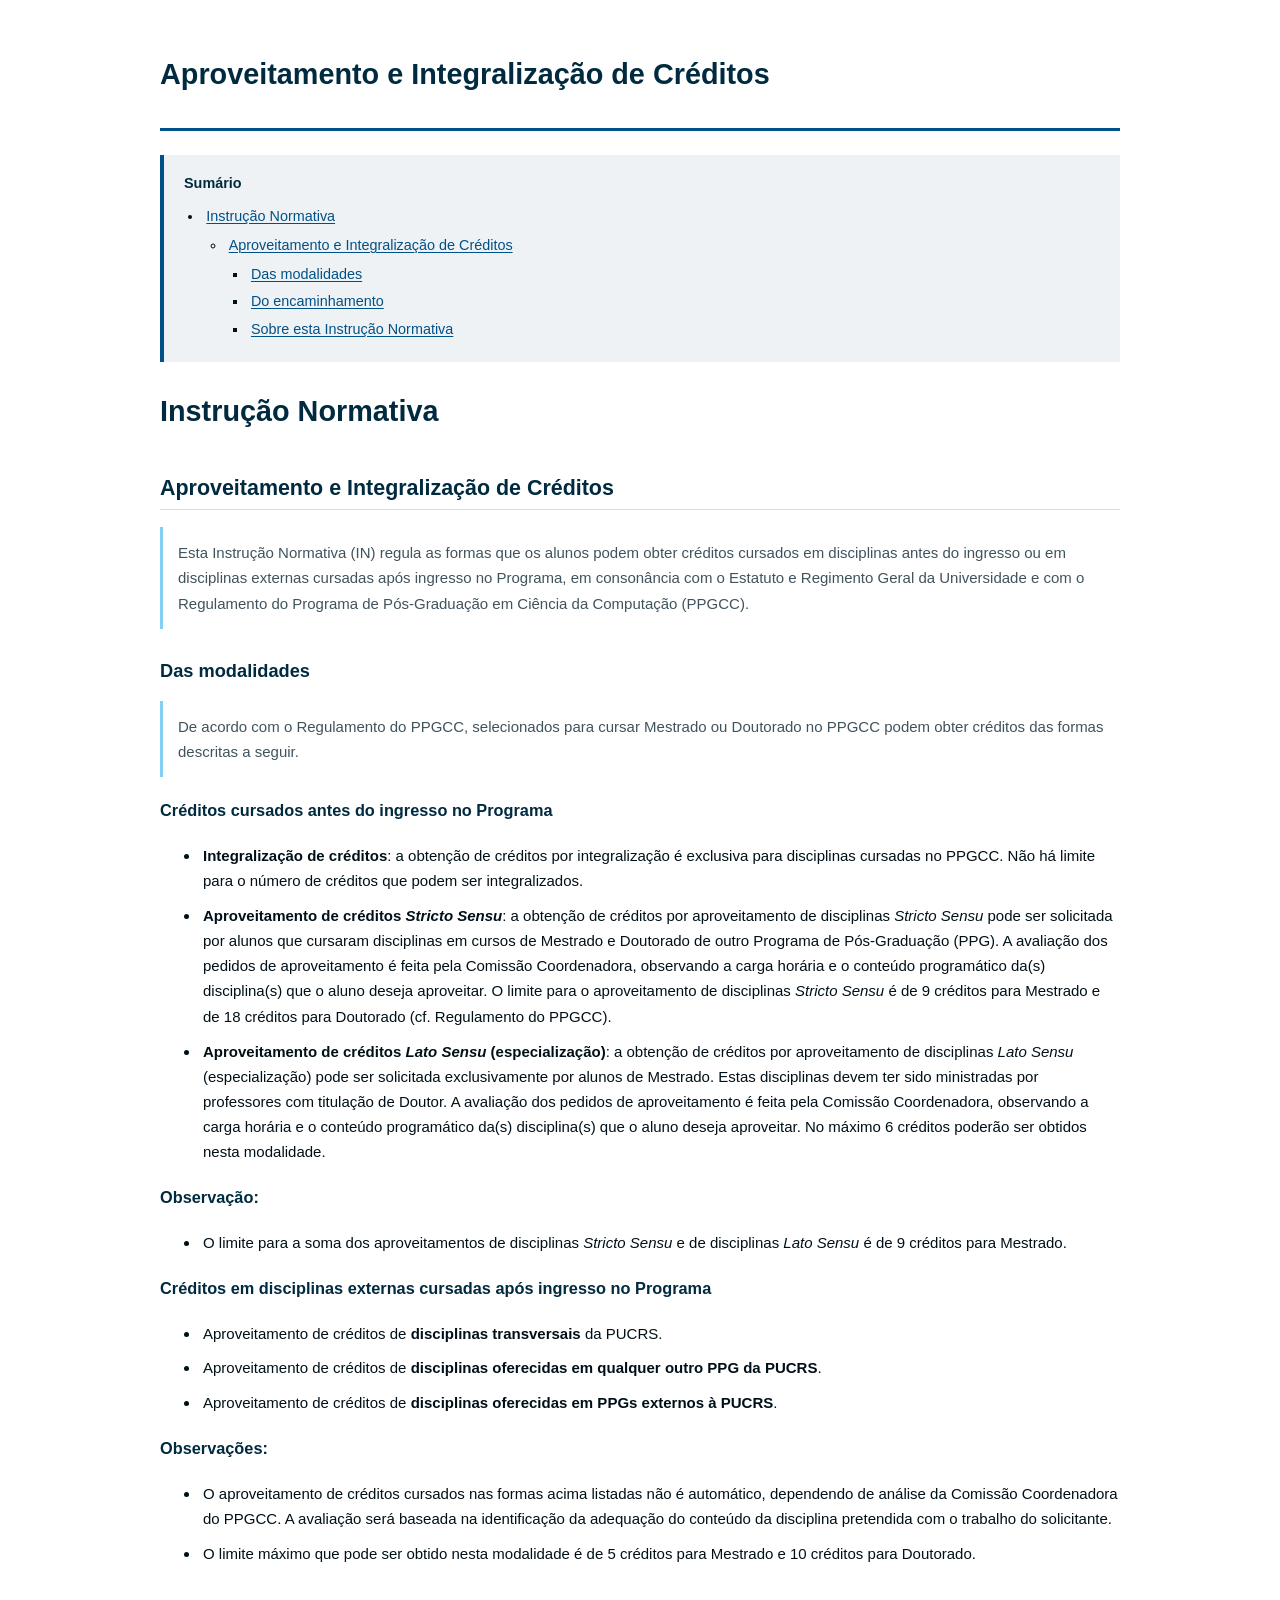
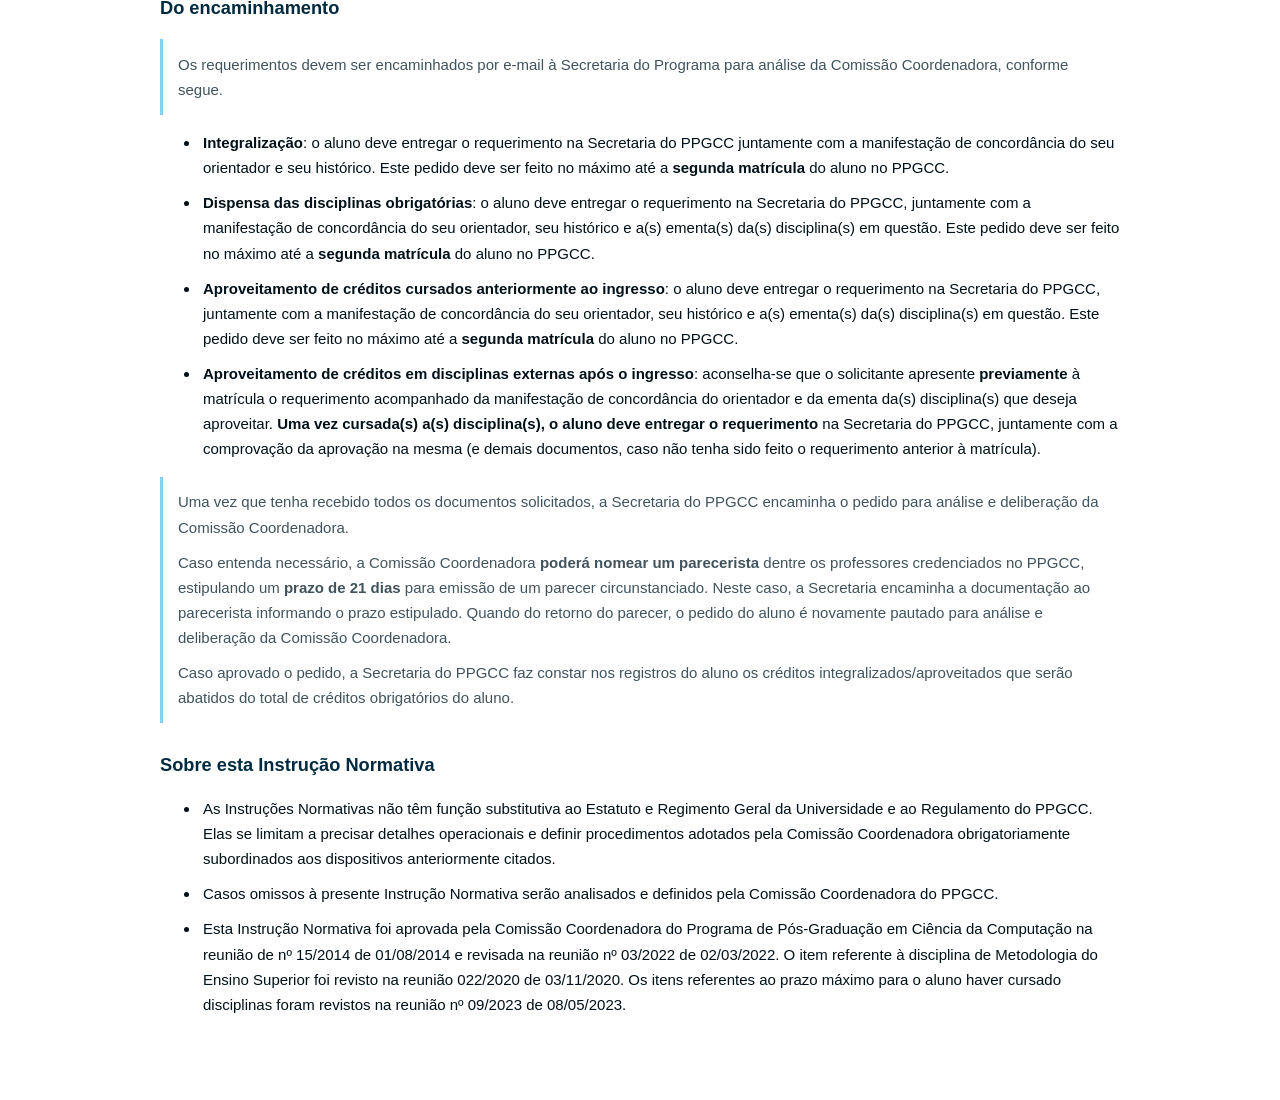
<file: documentos/creditos-integralizacao.html>
<!DOCTYPE html>
<html xmlns="http://www.w3.org/1999/xhtml" lang="" xml:lang="">
<head>
  <meta charset="utf-8" />
  <meta name="generator" content="pandoc" />
  <meta name="viewport" content="width=device-width, initial-scale=1.0, user-scalable=yes" />
  <title>Aproveitamento e Integralização de Créditos</title>
  <style>
    code{white-space: pre-wrap;}
    span.smallcaps{font-variant: small-caps;}
    div.columns{display: flex; gap: min(4vw, 1.5em);}
    div.column{flex: auto; overflow-x: auto;}
    div.hanging-indent{margin-left: 1.5em; text-indent: -1.5em;}
    /* The extra [class] is a hack that increases specificity enough to
       override a similar rule in reveal.js */
    ul.task-list[class]{list-style: none;}
    ul.task-list li input[type="checkbox"] {
      font-size: inherit;
      width: 0.8em;
      margin: 0 0.8em 0.2em -1.6em;
      vertical-align: middle;
    }
    .display.math{display: block; text-align: center; margin: 0.5rem auto;}
  </style>
  <link rel="stylesheet" href="../assets/documento.css" />
</head>
<body>
<header id="title-block-header">
<h1 class="title">Aproveitamento e Integralização de Créditos</h1>
</header>
<nav id="TOC" role="doc-toc">
<ul>
<li><a href="#instrução-normativa"
id="toc-instrução-normativa">Instrução Normativa</a>
<ul>
<li><a href="#aproveitamento-e-integralização-de-créditos"
id="toc-aproveitamento-e-integralização-de-créditos">Aproveitamento e
Integralização de Créditos</a>
<ul>
<li><a href="#das-modalidades" id="toc-das-modalidades">Das
modalidades</a></li>
<li><a href="#do-encaminhamento" id="toc-do-encaminhamento">Do
encaminhamento</a></li>
<li><a href="#sobre-esta-instrução-normativa"
id="toc-sobre-esta-instrução-normativa">Sobre esta Instrução
Normativa</a></li>
</ul></li>
</ul></li>
</ul>
</nav>
<section id="instrução-normativa" class="level1">
<h1>Instrução Normativa</h1>
<section id="aproveitamento-e-integralização-de-créditos"
class="level2">
<h2>Aproveitamento e Integralização de Créditos</h2>
<blockquote>
<p>Esta Instrução Normativa (IN) regula as formas que os alunos podem
obter créditos cursados em disciplinas antes do ingresso ou em
disciplinas externas cursadas após ingresso no Programa, em consonância
com o Estatuto e Regimento Geral da Universidade e com o Regulamento do
Programa de Pós-Graduação em Ciência da Computação (PPGCC).</p>
</blockquote>
<section id="das-modalidades" class="level3">
<h3>Das modalidades</h3>
<blockquote>
<p>De acordo com o Regulamento do PPGCC, selecionados para cursar
Mestrado ou Doutorado no PPGCC podem obter créditos das formas descritas
a seguir.</p>
</blockquote>
<section id="créditos-cursados-antes-do-ingresso-no-programa"
class="level4">
<h4>Créditos cursados antes do ingresso no Programa</h4>
<ul>
<li><p><strong>Integralização de créditos</strong>: a obtenção de
créditos por integralização é exclusiva para disciplinas cursadas no
PPGCC. Não há limite para o número de créditos que podem ser
integralizados.</p></li>
<li><p><strong>Aproveitamento de créditos <em>Stricto
Sensu</em></strong>: a obtenção de créditos por aproveitamento de
disciplinas <em>Stricto Sensu</em> pode ser solicitada por alunos que
cursaram disciplinas em cursos de Mestrado e Doutorado de outro Programa
de Pós-Graduação (PPG). A avaliação dos pedidos de aproveitamento é
feita pela Comissão Coordenadora, observando a carga horária e o
conteúdo programático da(s) disciplina(s) que o aluno deseja aproveitar.
O limite para o aproveitamento de disciplinas <em>Stricto Sensu</em> é
de 9 créditos para Mestrado e de 18 créditos para Doutorado (cf.
Regulamento do PPGCC).</p></li>
<li><p><strong>Aproveitamento de créditos <em>Lato Sensu</em>
(especialização)</strong>: a obtenção de créditos por aproveitamento de
disciplinas <em>Lato Sensu</em> (especialização) pode ser solicitada
exclusivamente por alunos de Mestrado. Estas disciplinas devem ter sido
ministradas por professores com titulação de Doutor. A avaliação dos
pedidos de aproveitamento é feita pela Comissão Coordenadora, observando
a carga horária e o conteúdo programático da(s) disciplina(s) que o
aluno deseja aproveitar. No máximo 6 créditos poderão ser obtidos nesta
modalidade.</p></li>
</ul>
</section>
<section id="observação" class="level4">
<h4>Observação:</h4>
<ul>
<li><p>O limite para a soma dos aproveitamentos de disciplinas
<em>Stricto Sensu</em> e de disciplinas <em>Lato Sensu</em> é de 9
créditos para Mestrado.</p></li>
</ul>
</section>
<section
id="créditos-em-disciplinas-externas-cursadas-após-ingresso-no-programa"
class="level4">
<h4>Créditos em disciplinas externas cursadas após ingresso no
Programa</h4>
<ul>
<li><p>Aproveitamento de créditos de <strong>disciplinas
transversais</strong> da PUCRS.</p></li>
<li><p>Aproveitamento de créditos de <strong>disciplinas oferecidas em
qualquer outro PPG da PUCRS</strong>.</p></li>
<li><p>Aproveitamento de créditos de <strong>disciplinas oferecidas em
PPGs externos à PUCRS</strong>.</p></li>
</ul>
</section>
<section id="observações" class="level4">
<h4>Observações:</h4>
<ul>
<li><p>O aproveitamento de créditos cursados nas formas acima listadas
não é automático, dependendo de análise da Comissão Coordenadora do
PPGCC. A avaliação será baseada na identificação da adequação do
conteúdo da disciplina pretendida com o trabalho do
solicitante.</p></li>
<li><p>O limite máximo que pode ser obtido nesta modalidade é de 5
créditos para Mestrado e 10 créditos para Doutorado.</p></li>
</ul>
</section>
</section>
<section id="do-encaminhamento" class="level3">
<h3>Do encaminhamento</h3>
<blockquote>
<p>Os requerimentos devem ser encaminhados por e-mail à Secretaria do
Programa para análise da Comissão Coordenadora, conforme segue.</p>
</blockquote>
<ul>
<li><p><strong>Integralização</strong>: o aluno deve entregar o
requerimento na Secretaria do PPGCC juntamente com a manifestação de
concordância do seu orientador e seu histórico. Este pedido deve ser
feito no máximo até a <strong>segunda matrícula</strong> do aluno no
PPGCC.</p></li>
<li><p><strong>Dispensa das disciplinas obrigatórias</strong>: o aluno
deve entregar o requerimento na Secretaria do PPGCC, juntamente com a
manifestação de concordância do seu orientador, seu histórico e a(s)
ementa(s) da(s) disciplina(s) em questão. Este pedido deve ser feito no
máximo até a <strong>segunda matrícula</strong> do aluno no
PPGCC.</p></li>
<li><p><strong>Aproveitamento de créditos cursados anteriormente ao
ingresso</strong>: o aluno deve entregar o requerimento na Secretaria do
PPGCC, juntamente com a manifestação de concordância do seu orientador,
seu histórico e a(s) ementa(s) da(s) disciplina(s) em questão. Este
pedido deve ser feito no máximo até a <strong>segunda matrícula</strong>
do aluno no PPGCC.</p></li>
<li><p><strong>Aproveitamento de créditos em disciplinas externas após o
ingresso</strong>: aconselha-se que o solicitante apresente
<strong>previamente</strong> à matrícula o requerimento acompanhado da
manifestação de concordância do orientador e da ementa da(s)
disciplina(s) que deseja aproveitar. <strong>Uma vez cursada(s) a(s)
disciplina(s), o aluno deve entregar o requerimento</strong> na
Secretaria do PPGCC, juntamente com a comprovação da aprovação na mesma
(e demais documentos, caso não tenha sido feito o requerimento anterior
à matrícula).</p></li>
</ul>
<blockquote>
<p>Uma vez que tenha recebido todos os documentos solicitados, a
Secretaria do PPGCC encaminha o pedido para análise e deliberação da
Comissão Coordenadora.</p>
<p>Caso entenda necessário, a Comissão Coordenadora <strong>poderá
nomear um parecerista</strong> dentre os professores credenciados no
PPGCC, estipulando um <strong>prazo de 21 dias</strong> para emissão de
um parecer circunstanciado. Neste caso, a Secretaria encaminha a
documentação ao parecerista informando o prazo estipulado. Quando do
retorno do parecer, o pedido do aluno é novamente pautado para análise e
deliberação da Comissão Coordenadora.</p>
<p>Caso aprovado o pedido, a Secretaria do PPGCC faz constar nos
registros do aluno os créditos integralizados/aproveitados que serão
abatidos do total de créditos obrigatórios do aluno.</p>
</blockquote>
</section>
<section id="sobre-esta-instrução-normativa" class="level3">
<h3>Sobre esta Instrução Normativa</h3>
<ul>
<li><p>As Instruções Normativas não têm função substitutiva ao Estatuto
e Regimento Geral da Universidade e ao Regulamento do PPGCC. Elas se
limitam a precisar detalhes operacionais e definir procedimentos
adotados pela Comissão Coordenadora obrigatoriamente subordinados aos
dispositivos anteriormente citados.</p></li>
<li><p>Casos omissos à presente Instrução Normativa serão analisados e
definidos pela Comissão Coordenadora do PPGCC.</p></li>
<li><p>Esta Instrução Normativa foi aprovada pela Comissão Coordenadora
do Programa de Pós-Graduação em Ciência da Computação na reunião de nº
15/2014 de 01/08/2014 e revisada na reunião nº 03/2022 de 02/03/2022. O
item referente à disciplina de Metodologia do Ensino Superior foi
revisto na reunião 022/2020 de 03/11/2020. Os itens referentes ao prazo
máximo para o aluno haver cursado disciplinas foram revistos na reunião
nº 09/2023 de 08/05/2023.</p></li>
</ul>
</section>
</section>
</section>
</body>
</html>
</file>
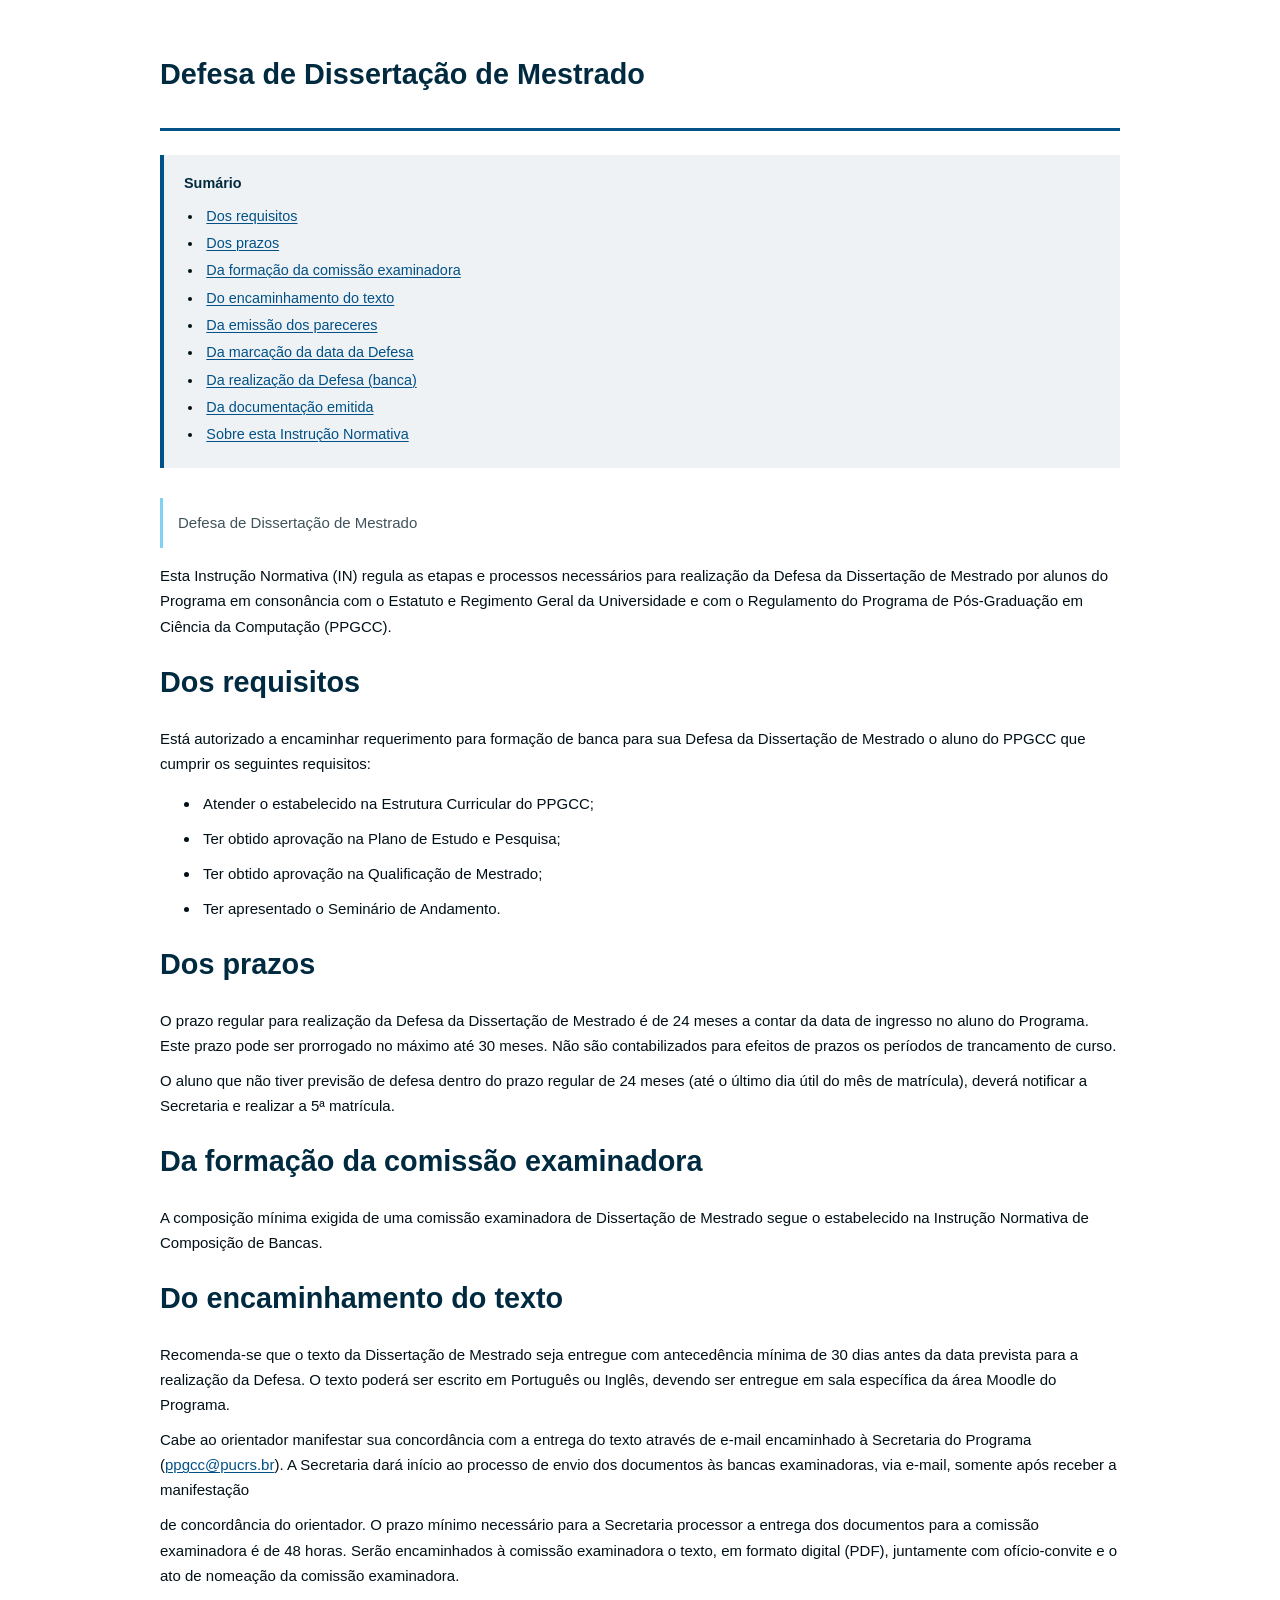
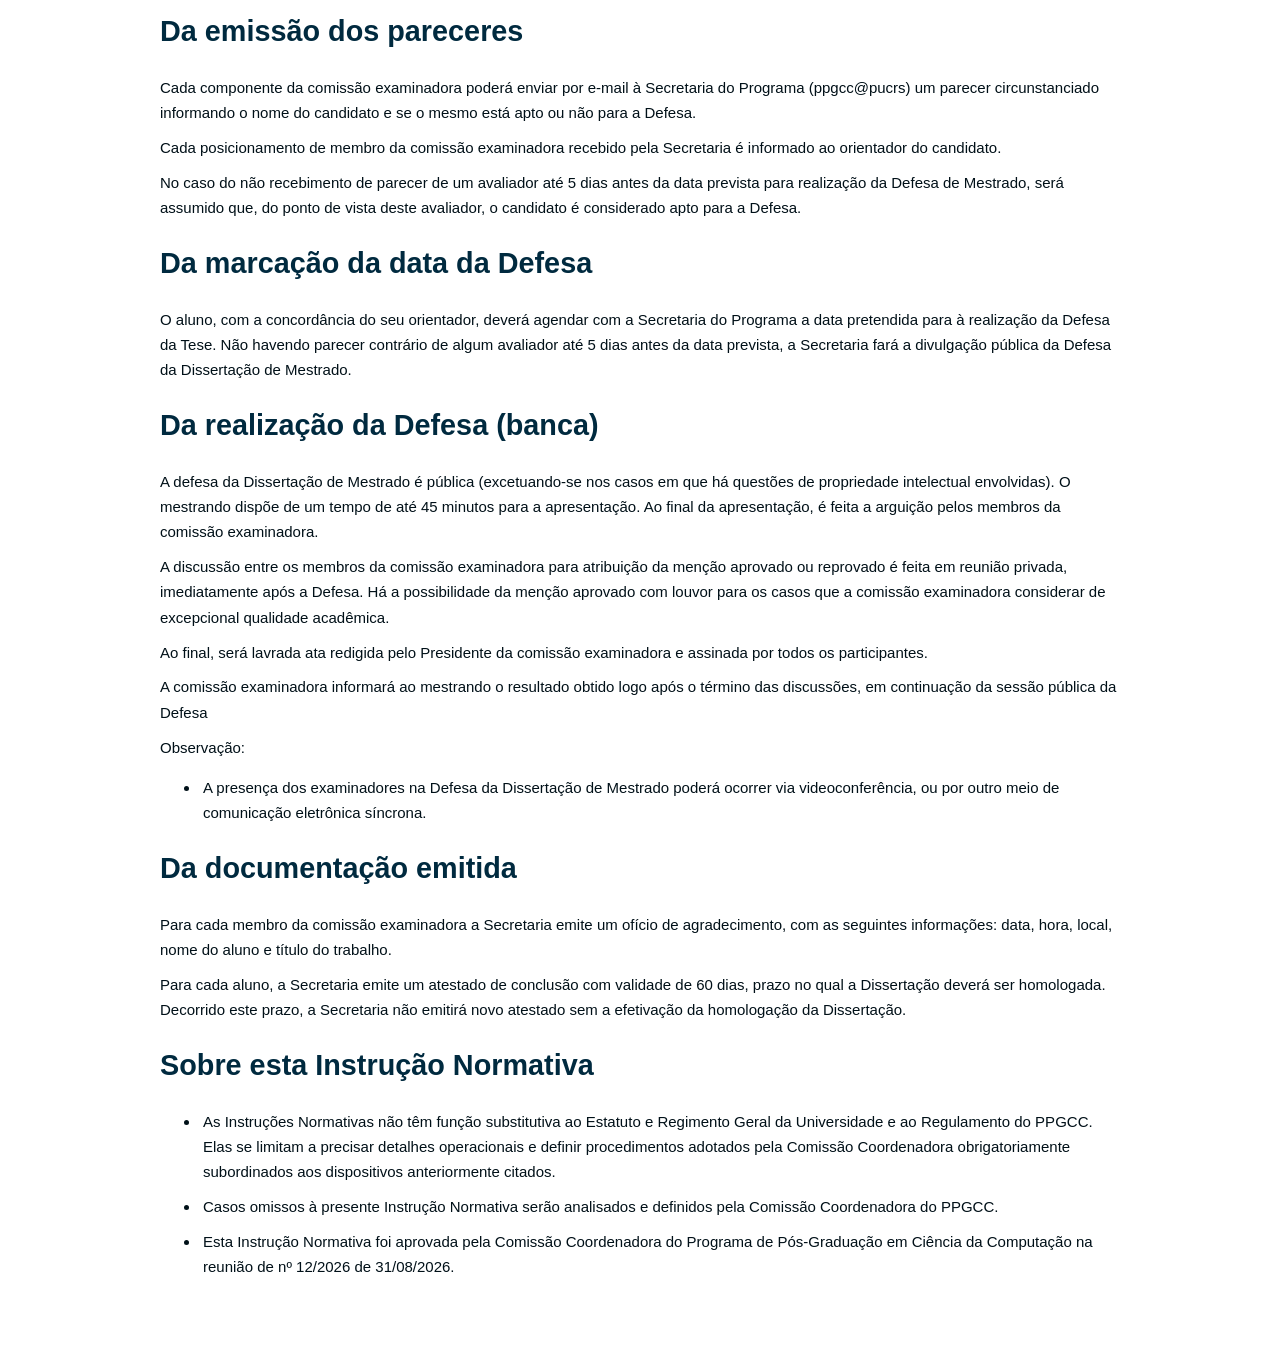
<file: documentos/defesa-dissertacao.html>
<!DOCTYPE html>
<html xmlns="http://www.w3.org/1999/xhtml" lang="" xml:lang="">
<head>
  <meta charset="utf-8" />
  <meta name="generator" content="pandoc" />
  <meta name="viewport" content="width=device-width, initial-scale=1.0, user-scalable=yes" />
  <title>Defesa de Dissertação de Mestrado</title>
  <style>
    code{white-space: pre-wrap;}
    span.smallcaps{font-variant: small-caps;}
    div.columns{display: flex; gap: min(4vw, 1.5em);}
    div.column{flex: auto; overflow-x: auto;}
    div.hanging-indent{margin-left: 1.5em; text-indent: -1.5em;}
    /* The extra [class] is a hack that increases specificity enough to
       override a similar rule in reveal.js */
    ul.task-list[class]{list-style: none;}
    ul.task-list li input[type="checkbox"] {
      font-size: inherit;
      width: 0.8em;
      margin: 0 0.8em 0.2em -1.6em;
      vertical-align: middle;
    }
    .display.math{display: block; text-align: center; margin: 0.5rem auto;}
  </style>
  <link rel="stylesheet" href="../assets/documento.css" />
</head>
<body>
<header id="title-block-header">
<h1 class="title">Defesa de Dissertação de Mestrado</h1>
</header>
<nav id="TOC" role="doc-toc">
<ul>
<li><a href="#dos-requisitos" id="toc-dos-requisitos">Dos
requisitos</a></li>
<li><a href="#dos-prazos" id="toc-dos-prazos">Dos prazos</a></li>
<li><a href="#da-formação-da-comissão-examinadora"
id="toc-da-formação-da-comissão-examinadora">Da formação da comissão
examinadora</a></li>
<li><a href="#do-encaminhamento-do-texto"
id="toc-do-encaminhamento-do-texto">Do encaminhamento do texto</a></li>
<li><a href="#da-emissão-dos-pareceres"
id="toc-da-emissão-dos-pareceres">Da emissão dos pareceres</a></li>
<li><a href="#da-marcação-da-data-da-defesa"
id="toc-da-marcação-da-data-da-defesa">Da marcação da data da
Defesa</a></li>
<li><a href="#da-realização-da-defesa-banca"
id="toc-da-realização-da-defesa-banca">Da realização da Defesa
(banca)</a></li>
<li><a href="#da-documentação-emitida"
id="toc-da-documentação-emitida">Da documentação emitida</a></li>
<li><a href="#sobre-esta-instrução-normativa"
id="toc-sobre-esta-instrução-normativa">Sobre esta Instrução
Normativa</a></li>
</ul>
</nav>
<blockquote>
<p>Defesa de Dissertação de Mestrado</p>
</blockquote>
<p>Esta Instrução Normativa (IN) regula as etapas e processos
necessários para realização da Defesa da Dissertação de Mestrado por
alunos do Programa em consonância com o Estatuto e Regimento Geral da
Universidade e com o Regulamento do Programa de Pós-Graduação em Ciência
da Computação (PPGCC).</p>
<section id="dos-requisitos" class="level1">
<h1>Dos requisitos</h1>
<p>Está autorizado a encaminhar requerimento para formação de banca para
sua Defesa da Dissertação de Mestrado o aluno do PPGCC que cumprir os
seguintes requisitos:</p>
<ul>
<li><p>Atender o estabelecido na Estrutura Curricular do PPGCC;</p></li>
<li><p>Ter obtido aprovação na Plano de Estudo e Pesquisa;</p></li>
<li><p>Ter obtido aprovação na Qualificação de Mestrado;</p></li>
<li><p>Ter apresentado o Seminário de Andamento.</p></li>
</ul>
</section>
<section id="dos-prazos" class="level1">
<h1>Dos prazos</h1>
<p>O prazo regular para realização da Defesa da Dissertação de Mestrado
é de 24 meses a contar da data de ingresso no aluno do Programa. Este
prazo pode ser prorrogado no máximo até 30 meses. Não são contabilizados
para efeitos de prazos os períodos de trancamento de curso.</p>
<p>O aluno que não tiver previsão de defesa dentro do prazo regular de
24 meses (até o último dia útil do mês de matrícula), deverá notificar a
Secretaria e realizar a 5ª matrícula.</p>
</section>
<section id="da-formação-da-comissão-examinadora" class="level1">
<h1>Da formação da comissão examinadora</h1>
<p>A composição mínima exigida de uma comissão examinadora de
Dissertação de Mestrado segue o estabelecido na Instrução Normativa de
Composição de Bancas.</p>
</section>
<section id="do-encaminhamento-do-texto" class="level1">
<h1>Do encaminhamento do texto</h1>
<p>Recomenda-se que o texto da Dissertação de Mestrado seja entregue com
antecedência mínima de 30 dias antes da data prevista para a realização
da Defesa. O texto poderá ser escrito em Português ou Inglês, devendo
ser entregue em sala específica da área Moodle do Programa.</p>
<p>Cabe ao orientador manifestar sua concordância com a entrega do texto
através de e-mail encaminhado à Secretaria do Programa (<a
href="mailto:ppgcc@pucrs.br">ppgcc@pucrs.br</a>). A Secretaria dará
início ao processo de envio dos documentos às bancas examinadoras, via
e-mail, somente após receber a manifestação</p>
<p>de concordância do orientador. O prazo mínimo necessário para a
Secretaria processor a entrega dos documentos para a comissão
examinadora é de 48 horas. Serão encaminhados à comissão examinadora o
texto, em formato digital (PDF), juntamente com ofício-convite e o ato
de nomeação da comissão examinadora.</p>
</section>
<section id="da-emissão-dos-pareceres" class="level1">
<h1>Da emissão dos pareceres</h1>
<p>Cada componente da comissão examinadora poderá enviar por e-mail à
Secretaria do Programa (ppgcc@pucrs) um parecer circunstanciado
informando o nome do candidato e se o mesmo está apto ou não para a
Defesa.</p>
<p>Cada posicionamento de membro da comissão examinadora recebido pela
Secretaria é informado ao orientador do candidato.</p>
<p>No caso do não recebimento de parecer de um avaliador até 5 dias
antes da data prevista para realização da Defesa de Mestrado, será
assumido que, do ponto de vista deste avaliador, o candidato é
considerado apto para a Defesa.</p>
</section>
<section id="da-marcação-da-data-da-defesa" class="level1">
<h1>Da marcação da data da Defesa</h1>
<p>O aluno, com a concordância do seu orientador, deverá agendar com a
Secretaria do Programa a data pretendida para à realização da Defesa da
Tese. Não havendo parecer contrário de algum avaliador até 5 dias antes
da data prevista, a Secretaria fará a divulgação pública da Defesa da
Dissertação de Mestrado.</p>
</section>
<section id="da-realização-da-defesa-banca" class="level1">
<h1>Da realização da Defesa (banca)</h1>
<p>A defesa da Dissertação de Mestrado é pública (excetuando-se nos
casos em que há questões de propriedade intelectual envolvidas). O
mestrando dispõe de um tempo de até 45 minutos para a apresentação. Ao
final da apresentação, é feita a arguição pelos membros da comissão
examinadora.</p>
<p>A discussão entre os membros da comissão examinadora para atribuição
da menção aprovado ou reprovado é feita em reunião privada,
imediatamente após a Defesa. Há a possibilidade da menção aprovado com
louvor para os casos que a comissão examinadora considerar de
excepcional qualidade acadêmica.</p>
<p>Ao final, será lavrada ata redigida pelo Presidente da comissão
examinadora e assinada por todos os participantes.</p>
<p>A comissão examinadora informará ao mestrando o resultado obtido logo
após o término das discussões, em continuação da sessão pública da
Defesa</p>
<p>Observação:</p>
<ul>
<li><p>A presença dos examinadores na Defesa da Dissertação de Mestrado
poderá ocorrer via videoconferência, ou por outro meio de comunicação
eletrônica síncrona.</p></li>
</ul>
</section>
<section id="da-documentação-emitida" class="level1">
<h1>Da documentação emitida</h1>
<p>Para cada membro da comissão examinadora a Secretaria emite um ofício
de agradecimento, com as seguintes informações: data, hora, local, nome
do aluno e título do trabalho.</p>
<p>Para cada aluno, a Secretaria emite um atestado de conclusão com
validade de 60 dias, prazo no qual a Dissertação deverá ser homologada.
Decorrido este prazo, a Secretaria não emitirá novo atestado sem a
efetivação da homologação da Dissertação.</p>
</section>
<section id="sobre-esta-instrução-normativa" class="level1">
<h1>Sobre esta Instrução Normativa</h1>
<ul>
<li><p>As Instruções Normativas não têm função substitutiva ao Estatuto
e Regimento Geral da Universidade e ao Regulamento do PPGCC. Elas se
limitam a precisar detalhes operacionais e definir procedimentos
adotados pela Comissão Coordenadora obrigatoriamente subordinados aos
dispositivos anteriormente citados.</p></li>
<li><p>Casos omissos à presente Instrução Normativa serão analisados e
definidos pela Comissão Coordenadora do PPGCC.</p></li>
<li><p>Esta Instrução Normativa foi aprovada pela Comissão Coordenadora
do Programa de Pós-Graduação em Ciência da Computação na reunião de nº
12/2026 de 31/08/2026.</p></li>
</ul>
</section>
</body>
</html>
</file>
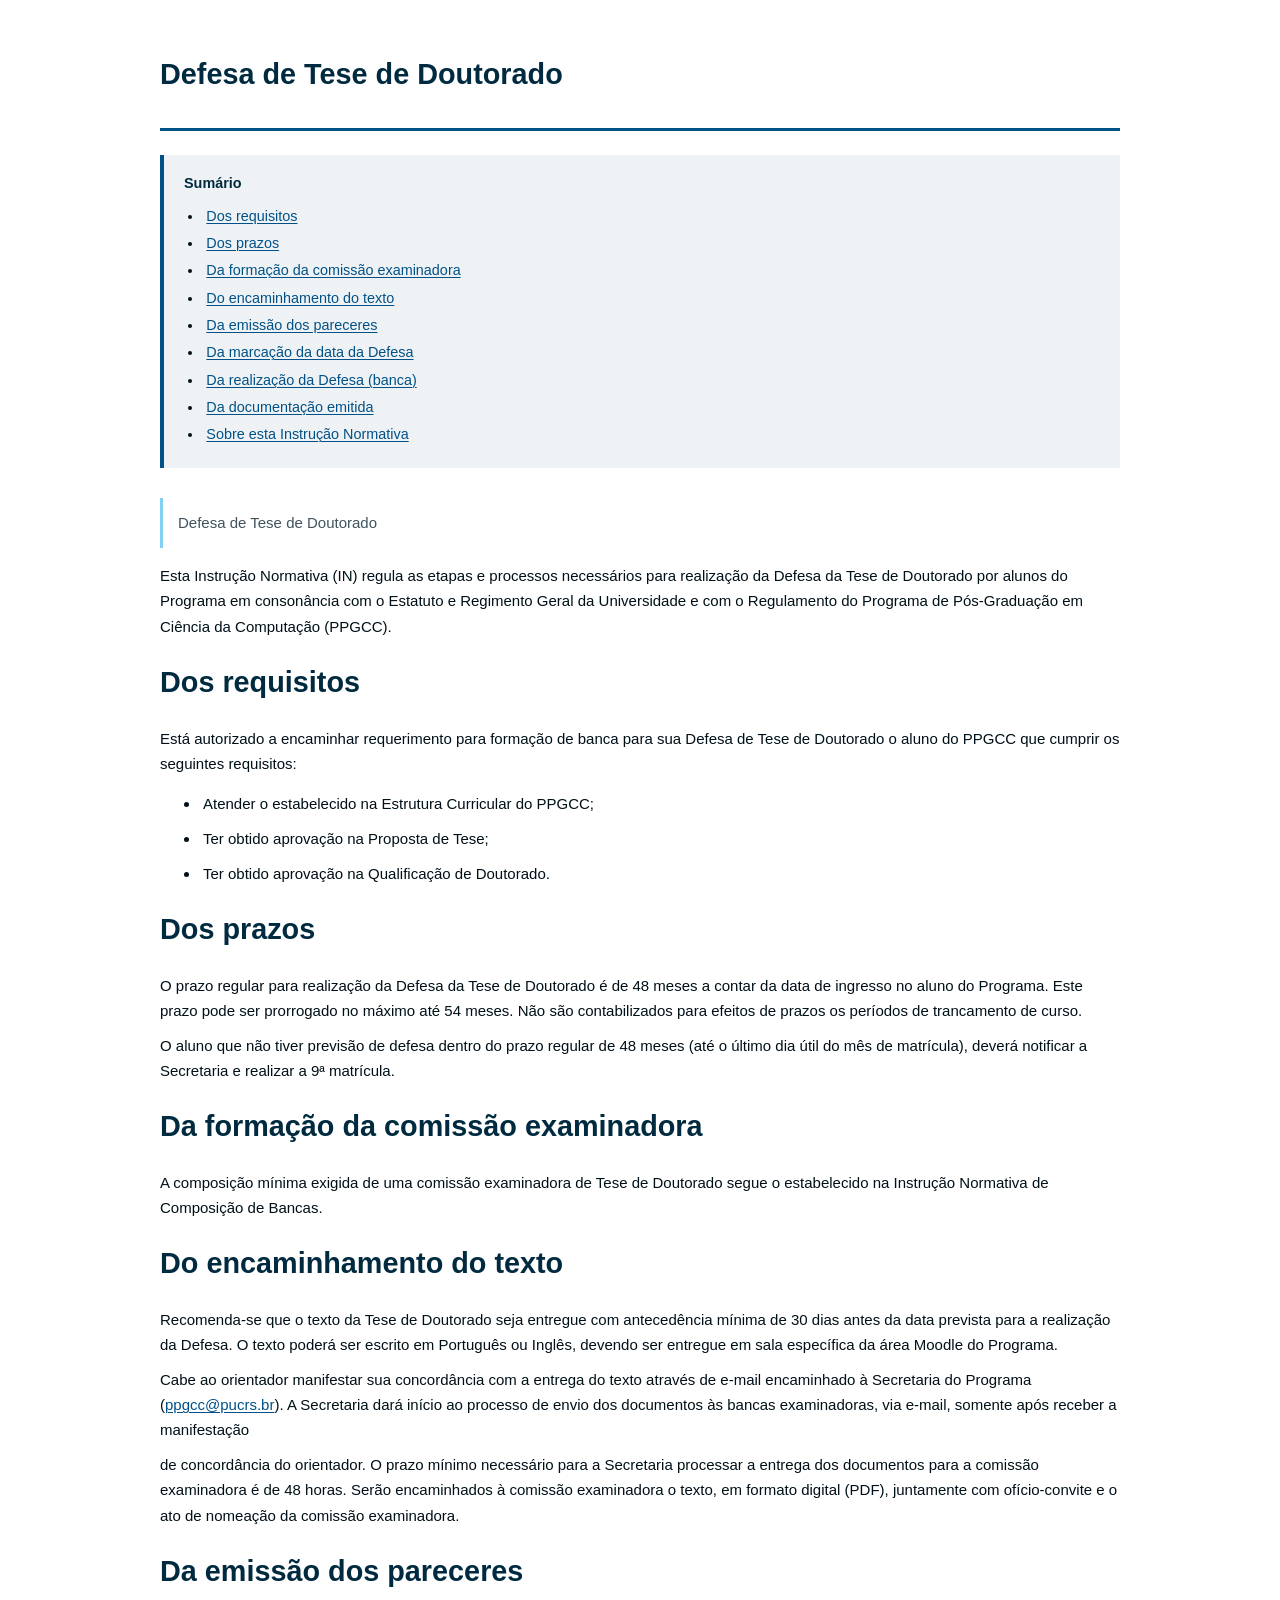
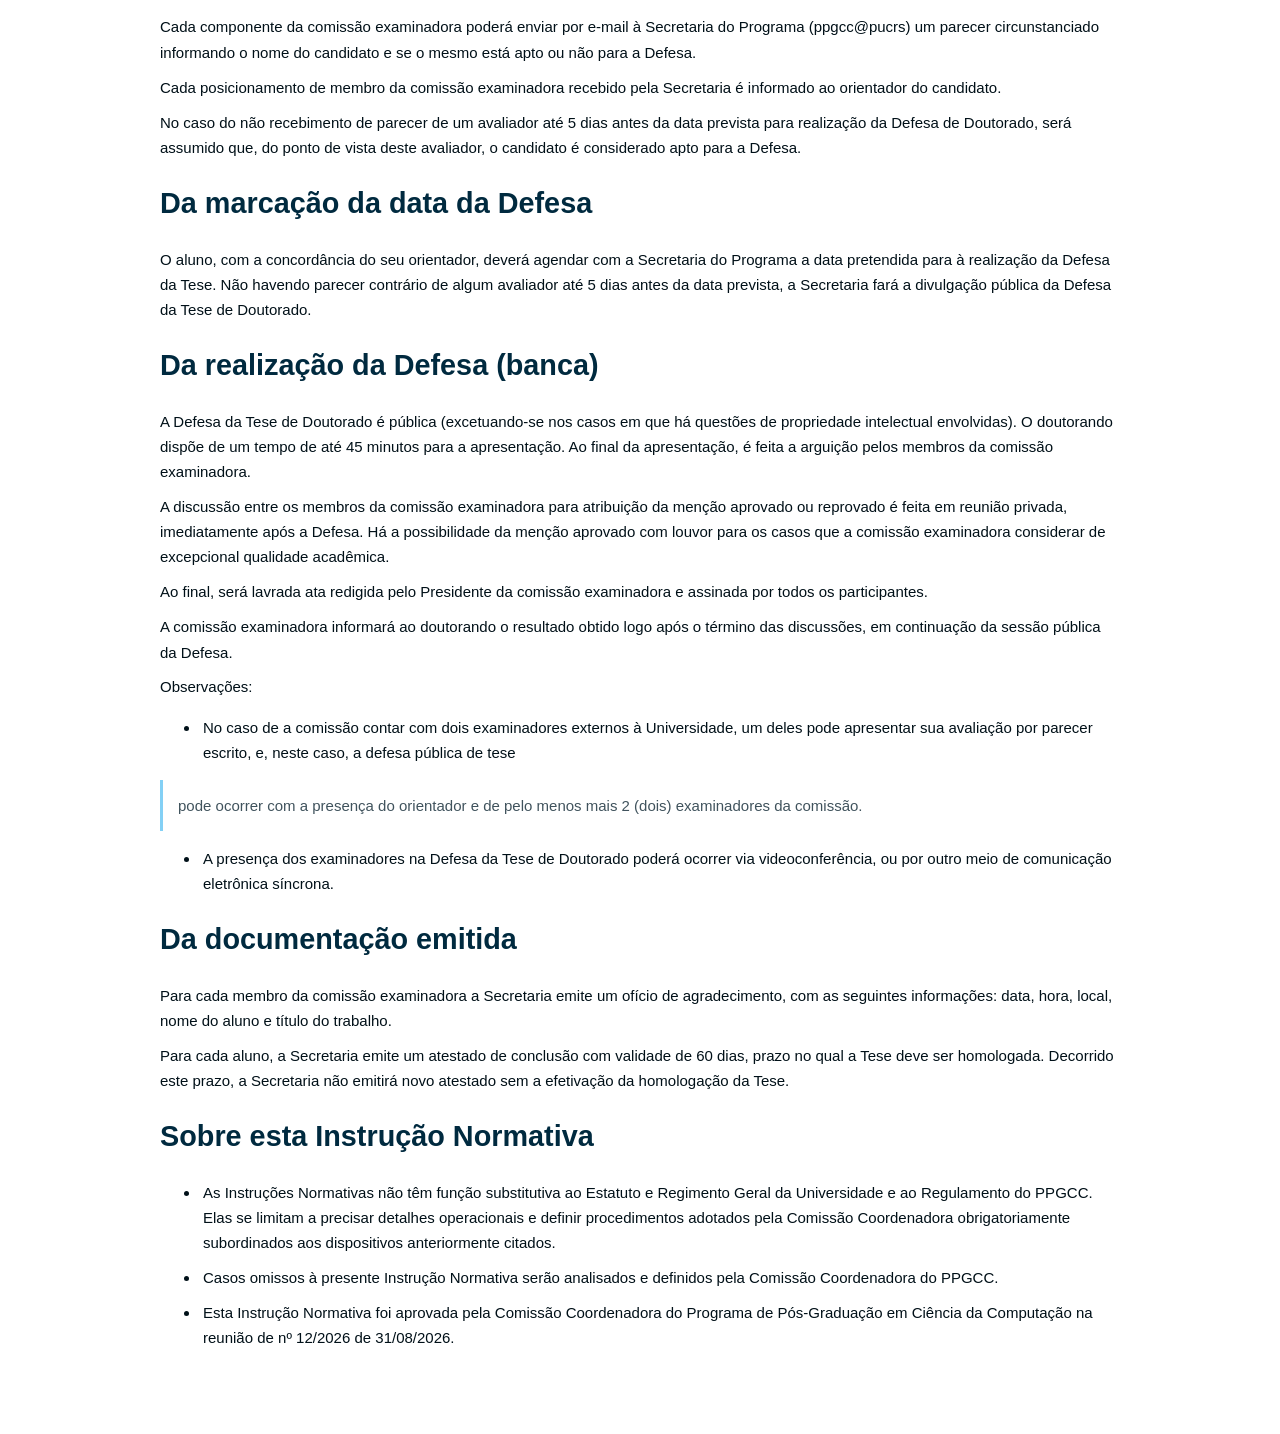
<file: documentos/defesa-tese.html>
<!DOCTYPE html>
<html xmlns="http://www.w3.org/1999/xhtml" lang="" xml:lang="">
<head>
  <meta charset="utf-8" />
  <meta name="generator" content="pandoc" />
  <meta name="viewport" content="width=device-width, initial-scale=1.0, user-scalable=yes" />
  <title>Defesa de Tese de Doutorado</title>
  <style>
    code{white-space: pre-wrap;}
    span.smallcaps{font-variant: small-caps;}
    div.columns{display: flex; gap: min(4vw, 1.5em);}
    div.column{flex: auto; overflow-x: auto;}
    div.hanging-indent{margin-left: 1.5em; text-indent: -1.5em;}
    /* The extra [class] is a hack that increases specificity enough to
       override a similar rule in reveal.js */
    ul.task-list[class]{list-style: none;}
    ul.task-list li input[type="checkbox"] {
      font-size: inherit;
      width: 0.8em;
      margin: 0 0.8em 0.2em -1.6em;
      vertical-align: middle;
    }
    .display.math{display: block; text-align: center; margin: 0.5rem auto;}
  </style>
  <link rel="stylesheet" href="../assets/documento.css" />
</head>
<body>
<header id="title-block-header">
<h1 class="title">Defesa de Tese de Doutorado</h1>
</header>
<nav id="TOC" role="doc-toc">
<ul>
<li><a href="#dos-requisitos" id="toc-dos-requisitos">Dos
requisitos</a></li>
<li><a href="#dos-prazos" id="toc-dos-prazos">Dos prazos</a></li>
<li><a href="#da-formação-da-comissão-examinadora"
id="toc-da-formação-da-comissão-examinadora">Da formação da comissão
examinadora</a></li>
<li><a href="#do-encaminhamento-do-texto"
id="toc-do-encaminhamento-do-texto">Do encaminhamento do texto</a></li>
<li><a href="#da-emissão-dos-pareceres"
id="toc-da-emissão-dos-pareceres">Da emissão dos pareceres</a></li>
<li><a href="#da-marcação-da-data-da-defesa"
id="toc-da-marcação-da-data-da-defesa">Da marcação da data da
Defesa</a></li>
<li><a href="#da-realização-da-defesa-banca"
id="toc-da-realização-da-defesa-banca">Da realização da Defesa
(banca)</a></li>
<li><a href="#da-documentação-emitida"
id="toc-da-documentação-emitida">Da documentação emitida</a></li>
<li><a href="#sobre-esta-instrução-normativa"
id="toc-sobre-esta-instrução-normativa">Sobre esta Instrução
Normativa</a></li>
</ul>
</nav>
<blockquote>
<p>Defesa de Tese de Doutorado</p>
</blockquote>
<p>Esta Instrução Normativa (IN) regula as etapas e processos
necessários para realização da Defesa da Tese de Doutorado por alunos do
Programa em consonância com o Estatuto e Regimento Geral da Universidade
e com o Regulamento do Programa de Pós-Graduação em Ciência da
Computação (PPGCC).</p>
<section id="dos-requisitos" class="level1">
<h1>Dos requisitos</h1>
<p>Está autorizado a encaminhar requerimento para formação de banca para
sua Defesa de Tese de Doutorado o aluno do PPGCC que cumprir os
seguintes requisitos:</p>
<ul>
<li><p>Atender o estabelecido na Estrutura Curricular do PPGCC;</p></li>
<li><p>Ter obtido aprovação na Proposta de Tese;</p></li>
<li><p>Ter obtido aprovação na Qualificação de Doutorado.</p></li>
</ul>
</section>
<section id="dos-prazos" class="level1">
<h1>Dos prazos</h1>
<p>O prazo regular para realização da Defesa da Tese de Doutorado é de
48 meses a contar da data de ingresso no aluno do Programa. Este prazo
pode ser prorrogado no máximo até 54 meses. Não são contabilizados para
efeitos de prazos os períodos de trancamento de curso.</p>
<p>O aluno que não tiver previsão de defesa dentro do prazo regular de
48 meses (até o último dia útil do mês de matrícula), deverá notificar a
Secretaria e realizar a 9ª matrícula.</p>
</section>
<section id="da-formação-da-comissão-examinadora" class="level1">
<h1>Da formação da comissão examinadora</h1>
<p>A composição mínima exigida de uma comissão examinadora de Tese de
Doutorado segue o estabelecido na Instrução Normativa de Composição de
Bancas.</p>
</section>
<section id="do-encaminhamento-do-texto" class="level1">
<h1>Do encaminhamento do texto</h1>
<p>Recomenda-se que o texto da Tese de Doutorado seja entregue com
antecedência mínima de 30 dias antes da data prevista para a realização
da Defesa. O texto poderá ser escrito em Português ou Inglês, devendo
ser entregue em sala específica da área Moodle do Programa.</p>
<p>Cabe ao orientador manifestar sua concordância com a entrega do texto
através de e-mail encaminhado à Secretaria do Programa (<a
href="mailto:ppgcc@pucrs.br">ppgcc@pucrs.br</a>). A Secretaria dará
início ao processo de envio dos documentos às bancas examinadoras, via
e-mail, somente após receber a manifestação</p>
<p>de concordância do orientador. O prazo mínimo necessário para a
Secretaria processar a entrega dos documentos para a comissão
examinadora é de 48 horas. Serão encaminhados à comissão examinadora o
texto, em formato digital (PDF), juntamente com ofício-convite e o ato
de nomeação da comissão examinadora.</p>
</section>
<section id="da-emissão-dos-pareceres" class="level1">
<h1>Da emissão dos pareceres</h1>
<p>Cada componente da comissão examinadora poderá enviar por e-mail à
Secretaria do Programa (ppgcc@pucrs) um parecer circunstanciado
informando o nome do candidato e se o mesmo está apto ou não para a
Defesa.</p>
<p>Cada posicionamento de membro da comissão examinadora recebido pela
Secretaria é informado ao orientador do candidato.</p>
<p>No caso do não recebimento de parecer de um avaliador até 5 dias
antes da data prevista para realização da Defesa de Doutorado, será
assumido que, do ponto de vista deste avaliador, o candidato é
considerado apto para a Defesa.</p>
</section>
<section id="da-marcação-da-data-da-defesa" class="level1">
<h1>Da marcação da data da Defesa</h1>
<p>O aluno, com a concordância do seu orientador, deverá agendar com a
Secretaria do Programa a data pretendida para à realização da Defesa da
Tese. Não havendo parecer contrário de algum avaliador até 5 dias antes
da data prevista, a Secretaria fará a divulgação pública da Defesa da
Tese de Doutorado.</p>
</section>
<section id="da-realização-da-defesa-banca" class="level1">
<h1>Da realização da Defesa (banca)</h1>
<p>A Defesa da Tese de Doutorado é pública (excetuando-se nos casos em
que há questões de propriedade intelectual envolvidas). O doutorando
dispõe de um tempo de até 45 minutos para a apresentação. Ao final da
apresentação, é feita a arguição pelos membros da comissão
examinadora.</p>
<p>A discussão entre os membros da comissão examinadora para atribuição
da menção aprovado ou reprovado é feita em reunião privada,
imediatamente após a Defesa. Há a possibilidade da menção aprovado com
louvor para os casos que a comissão examinadora considerar de
excepcional qualidade acadêmica.</p>
<p>Ao final, será lavrada ata redigida pelo Presidente da comissão
examinadora e assinada por todos os participantes.</p>
<p>A comissão examinadora informará ao doutorando o resultado obtido
logo após o término das discussões, em continuação da sessão pública da
Defesa.</p>
<p>Observações:</p>
<ul>
<li><p>No caso de a comissão contar com dois examinadores externos à
Universidade, um deles pode apresentar sua avaliação por parecer
escrito, e, neste caso, a defesa pública de tese</p></li>
</ul>
<blockquote>
<p>pode ocorrer com a presença do orientador e de pelo menos mais 2
(dois) examinadores da comissão.</p>
</blockquote>
<ul>
<li><p>A presença dos examinadores na Defesa da Tese de Doutorado poderá
ocorrer via videoconferência, ou por outro meio de comunicação
eletrônica síncrona.</p></li>
</ul>
</section>
<section id="da-documentação-emitida" class="level1">
<h1>Da documentação emitida</h1>
<p>Para cada membro da comissão examinadora a Secretaria emite um ofício
de agradecimento, com as seguintes informações: data, hora, local, nome
do aluno e título do trabalho.</p>
<p>Para cada aluno, a Secretaria emite um atestado de conclusão com
validade de 60 dias, prazo no qual a Tese deve ser homologada. Decorrido
este prazo, a Secretaria não emitirá novo atestado sem a efetivação da
homologação da Tese.</p>
</section>
<section id="sobre-esta-instrução-normativa" class="level1">
<h1>Sobre esta Instrução Normativa</h1>
<ul>
<li><p>As Instruções Normativas não têm função substitutiva ao Estatuto
e Regimento Geral da Universidade e ao Regulamento do PPGCC. Elas se
limitam a precisar detalhes operacionais e definir procedimentos
adotados pela Comissão Coordenadora obrigatoriamente subordinados aos
dispositivos anteriormente citados.</p></li>
<li><p>Casos omissos à presente Instrução Normativa serão analisados e
definidos pela Comissão Coordenadora do PPGCC.</p></li>
<li><p>Esta Instrução Normativa foi aprovada pela Comissão Coordenadora
do Programa de Pós-Graduação em Ciência da Computação na reunião de nº
12/2026 de 31/08/2026.</p></li>
</ul>
</section>
</body>
</html>
</file>
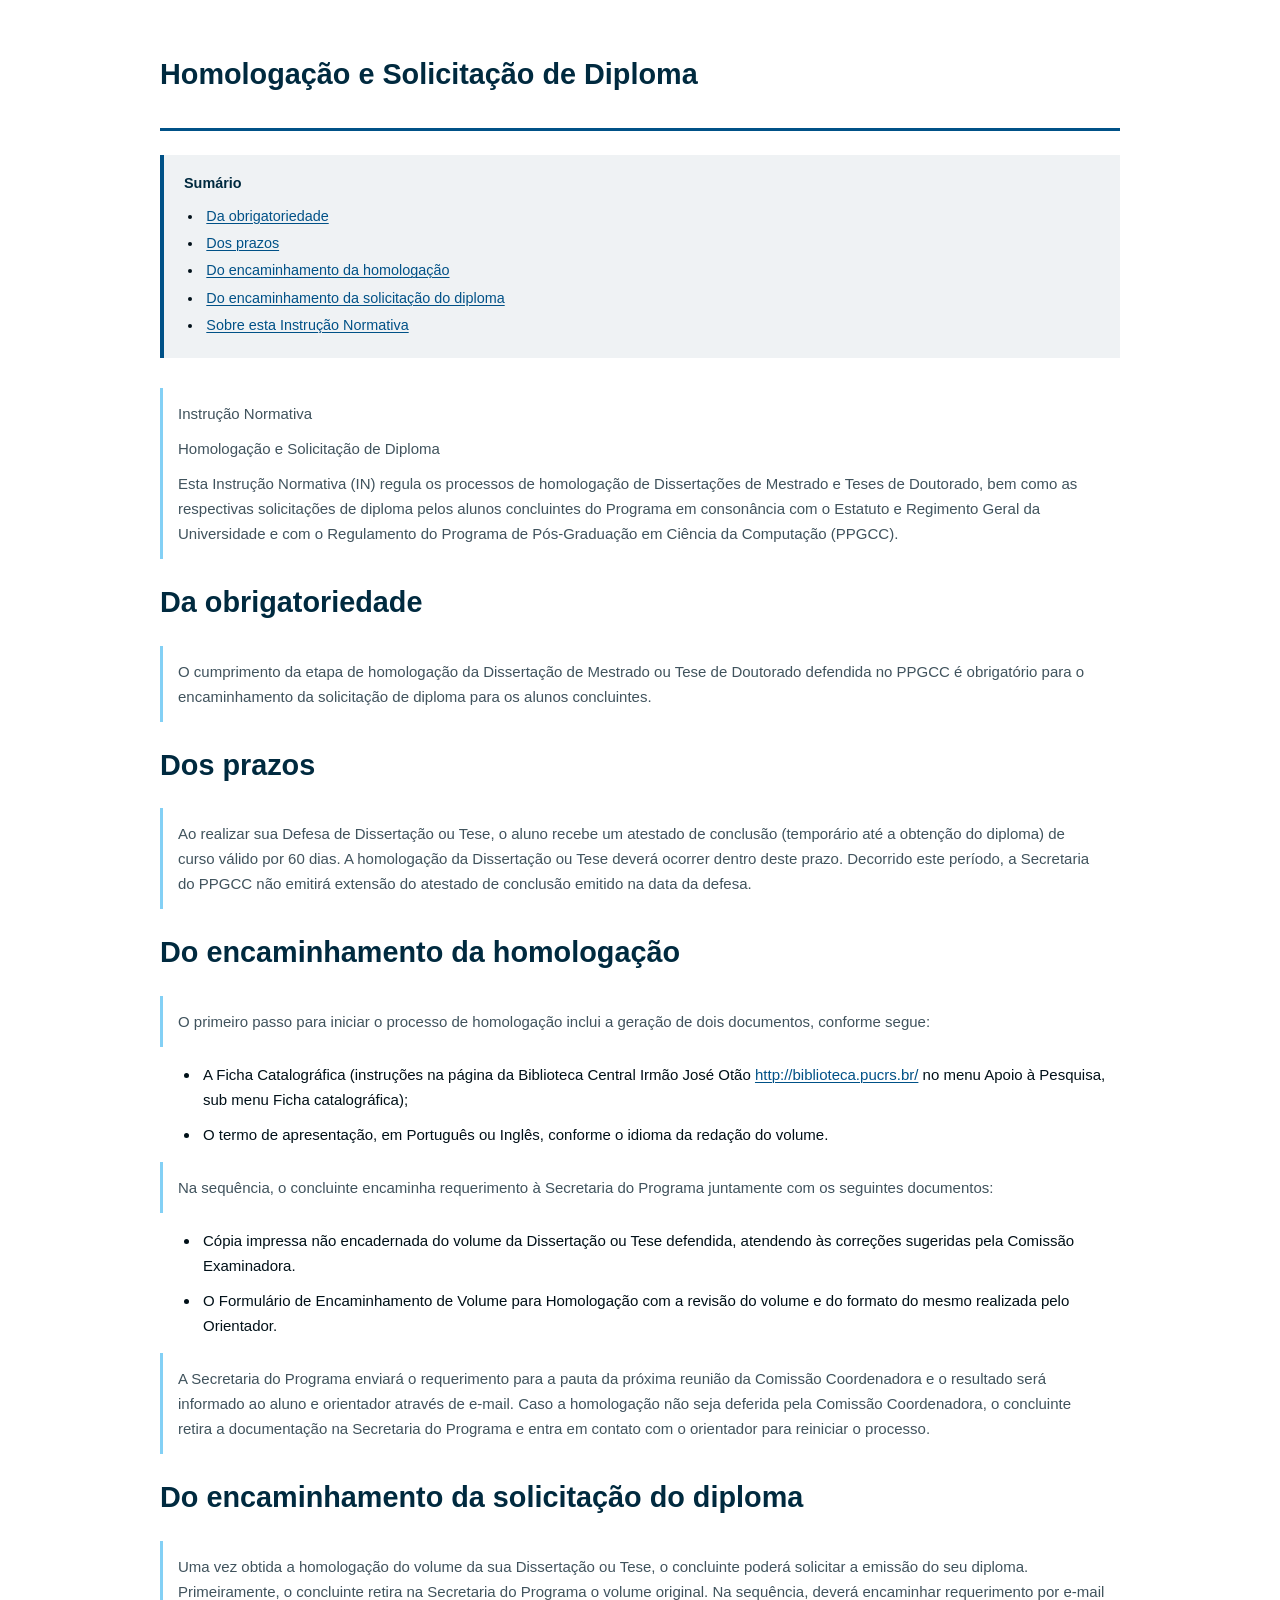
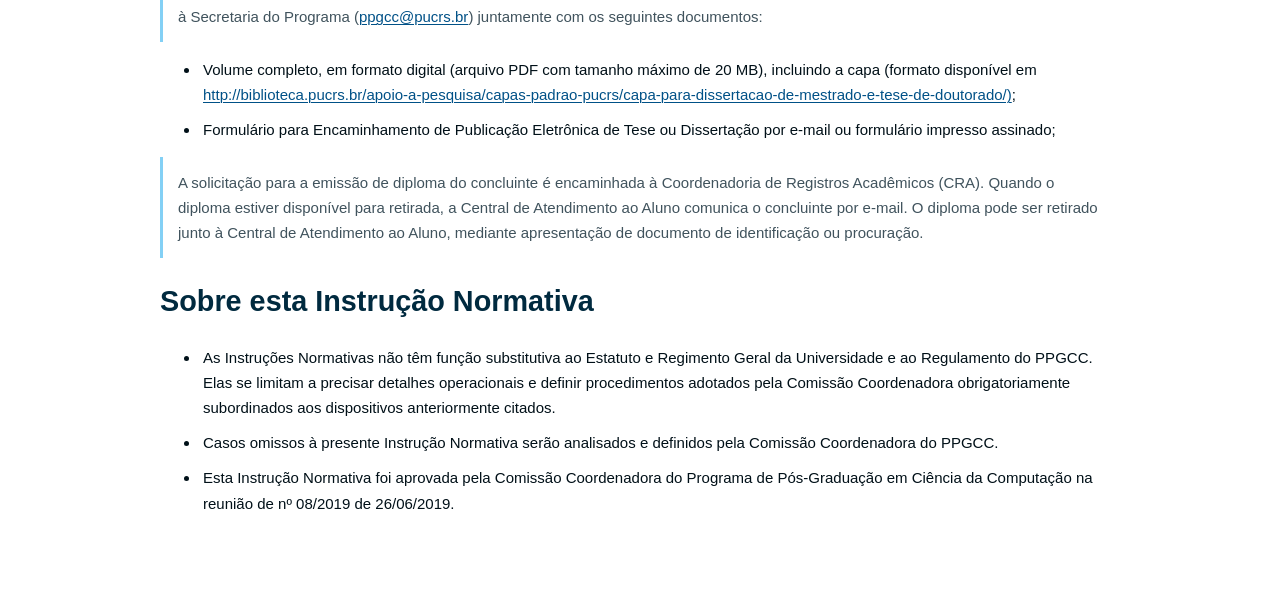
<file: documentos/diploma.html>
<!DOCTYPE html>
<html xmlns="http://www.w3.org/1999/xhtml" lang="" xml:lang="">
<head>
  <meta charset="utf-8" />
  <meta name="generator" content="pandoc" />
  <meta name="viewport" content="width=device-width, initial-scale=1.0, user-scalable=yes" />
  <title>Homologação e Solicitação de Diploma</title>
  <style>
    code{white-space: pre-wrap;}
    span.smallcaps{font-variant: small-caps;}
    div.columns{display: flex; gap: min(4vw, 1.5em);}
    div.column{flex: auto; overflow-x: auto;}
    div.hanging-indent{margin-left: 1.5em; text-indent: -1.5em;}
    /* The extra [class] is a hack that increases specificity enough to
       override a similar rule in reveal.js */
    ul.task-list[class]{list-style: none;}
    ul.task-list li input[type="checkbox"] {
      font-size: inherit;
      width: 0.8em;
      margin: 0 0.8em 0.2em -1.6em;
      vertical-align: middle;
    }
    .display.math{display: block; text-align: center; margin: 0.5rem auto;}
  </style>
  <link rel="stylesheet" href="../assets/documento.css" />
</head>
<body>
<header id="title-block-header">
<h1 class="title">Homologação e Solicitação de Diploma</h1>
</header>
<nav id="TOC" role="doc-toc">
<ul>
<li><a href="#da-obrigatoriedade" id="toc-da-obrigatoriedade">Da
obrigatoriedade</a></li>
<li><a href="#dos-prazos" id="toc-dos-prazos">Dos prazos</a></li>
<li><a href="#do-encaminhamento-da-homologação"
id="toc-do-encaminhamento-da-homologação">Do encaminhamento da
homologação</a></li>
<li><a href="#do-encaminhamento-da-solicitação-do-diploma"
id="toc-do-encaminhamento-da-solicitação-do-diploma">Do encaminhamento
da solicitação do diploma</a></li>
<li><a href="#sobre-esta-instrução-normativa"
id="toc-sobre-esta-instrução-normativa">Sobre esta Instrução
Normativa</a></li>
</ul>
</nav>
<blockquote>
<p>Instrução Normativa</p>
<p>Homologação e Solicitação de Diploma</p>
<p>Esta Instrução Normativa (IN) regula os processos de homologação de
Dissertações de Mestrado e Teses de Doutorado, bem como as respectivas
solicitações de diploma pelos alunos concluintes do Programa em
consonância com o Estatuto e Regimento Geral da Universidade e com o
Regulamento do Programa de Pós-Graduação em Ciência da Computação
(PPGCC).</p>
</blockquote>
<section id="da-obrigatoriedade" class="level1">
<h1>Da obrigatoriedade</h1>
<blockquote>
<p>O cumprimento da etapa de homologação da Dissertação de Mestrado ou
Tese de Doutorado defendida no PPGCC é obrigatório para o encaminhamento
da solicitação de diploma para os alunos concluintes.</p>
</blockquote>
</section>
<section id="dos-prazos" class="level1">
<h1>Dos prazos</h1>
<blockquote>
<p>Ao realizar sua Defesa de Dissertação ou Tese, o aluno recebe um
atestado de conclusão (temporário até a obtenção do diploma) de curso
válido por 60 dias. A homologação da Dissertação ou Tese deverá ocorrer
dentro deste prazo. Decorrido este período, a Secretaria do PPGCC não
emitirá extensão do atestado de conclusão emitido na data da defesa.</p>
</blockquote>
</section>
<section id="do-encaminhamento-da-homologação" class="level1">
<h1>Do encaminhamento da homologação</h1>
<blockquote>
<p>O primeiro passo para iniciar o processo de homologação inclui a
geração de dois documentos, conforme segue:</p>
</blockquote>
<ul>
<li><p>A Ficha Catalográfica (instruções na página da Biblioteca Central
Irmão José Otão <a
href="http://biblioteca.pucrs.br/">http://biblioteca.pucrs.br/</a> no
menu Apoio à Pesquisa, sub menu Ficha catalográfica);</p></li>
<li><p>O termo de apresentação, em Português ou Inglês, conforme o
idioma da redação do volume.</p></li>
</ul>
<blockquote>
<p>Na sequência, o concluinte encaminha requerimento à Secretaria do
Programa juntamente com os seguintes documentos:</p>
</blockquote>
<ul>
<li><p>Cópia impressa não encadernada do volume da Dissertação ou Tese
defendida, atendendo às correções sugeridas pela Comissão
Examinadora.</p></li>
<li><p>O Formulário de Encaminhamento de Volume para Homologação com a
revisão do volume e do formato do mesmo realizada pelo
Orientador.</p></li>
</ul>
<blockquote>
<p>A Secretaria do Programa enviará o requerimento para a pauta da
próxima reunião da Comissão Coordenadora e o resultado será informado ao
aluno e orientador através de e-mail. Caso a homologação não seja
deferida pela Comissão Coordenadora, o concluinte retira a documentação
na Secretaria do Programa e entra em contato com o orientador para
reiniciar o processo.</p>
</blockquote>
</section>
<section id="do-encaminhamento-da-solicitação-do-diploma"
class="level1">
<h1>Do encaminhamento da solicitação do diploma</h1>
<blockquote>
<p>Uma vez obtida a homologação do volume da sua Dissertação ou Tese, o
concluinte poderá solicitar a emissão do seu diploma. Primeiramente, o
concluinte retira na Secretaria do Programa o volume original. Na
sequência, deverá encaminhar requerimento por e-mail à Secretaria do
Programa (<a href="mailto:ppgcc@pucrs.br">ppgcc@pucrs.br</a>) juntamente
com os seguintes documentos:</p>
</blockquote>
<ul>
<li><p>Volume completo, em formato digital (arquivo PDF com tamanho
máximo de 20 MB), incluindo a capa (formato disponível em <a
href="http://biblioteca.pucrs.br/apoio-a-pesquisa/capas-padrao-pucrs/capa-para-dissertacao-de-mestrado-e-tese-de-doutorado/">http://biblioteca.pucrs.br/apoio-a-pesquisa/capas-padrao-pucrs/capa-para-dissertacao-de-mestrado-e-tese-de-doutorado/)</a>;</p></li>
<li><p>Formulário para Encaminhamento de Publicação Eletrônica de Tese
ou Dissertação por e-mail ou formulário impresso assinado;</p></li>
</ul>
<blockquote>
<p>A solicitação para a emissão de diploma do concluinte é encaminhada à
Coordenadoria de Registros Acadêmicos (CRA). Quando o diploma estiver
disponível para retirada, a Central de Atendimento ao Aluno comunica o
concluinte por e-mail. O diploma pode ser retirado junto à Central de
Atendimento ao Aluno, mediante apresentação de documento de
identificação ou procuração.</p>
</blockquote>
</section>
<section id="sobre-esta-instrução-normativa" class="level1">
<h1>Sobre esta Instrução Normativa</h1>
<ul>
<li><p>As Instruções Normativas não têm função substitutiva ao Estatuto
e Regimento Geral da Universidade e ao Regulamento do PPGCC. Elas se
limitam a precisar detalhes operacionais e definir procedimentos
adotados pela Comissão Coordenadora obrigatoriamente subordinados aos
dispositivos anteriormente citados.</p></li>
<li><p>Casos omissos à presente Instrução Normativa serão analisados e
definidos pela Comissão Coordenadora do PPGCC.</p></li>
<li><p>Esta Instrução Normativa foi aprovada pela Comissão Coordenadora
do Programa de Pós-Graduação em Ciência da Computação na reunião de nº
08/2019 de 26/06/2019.</p></li>
</ul>
</section>
</body>
</html>
</file>
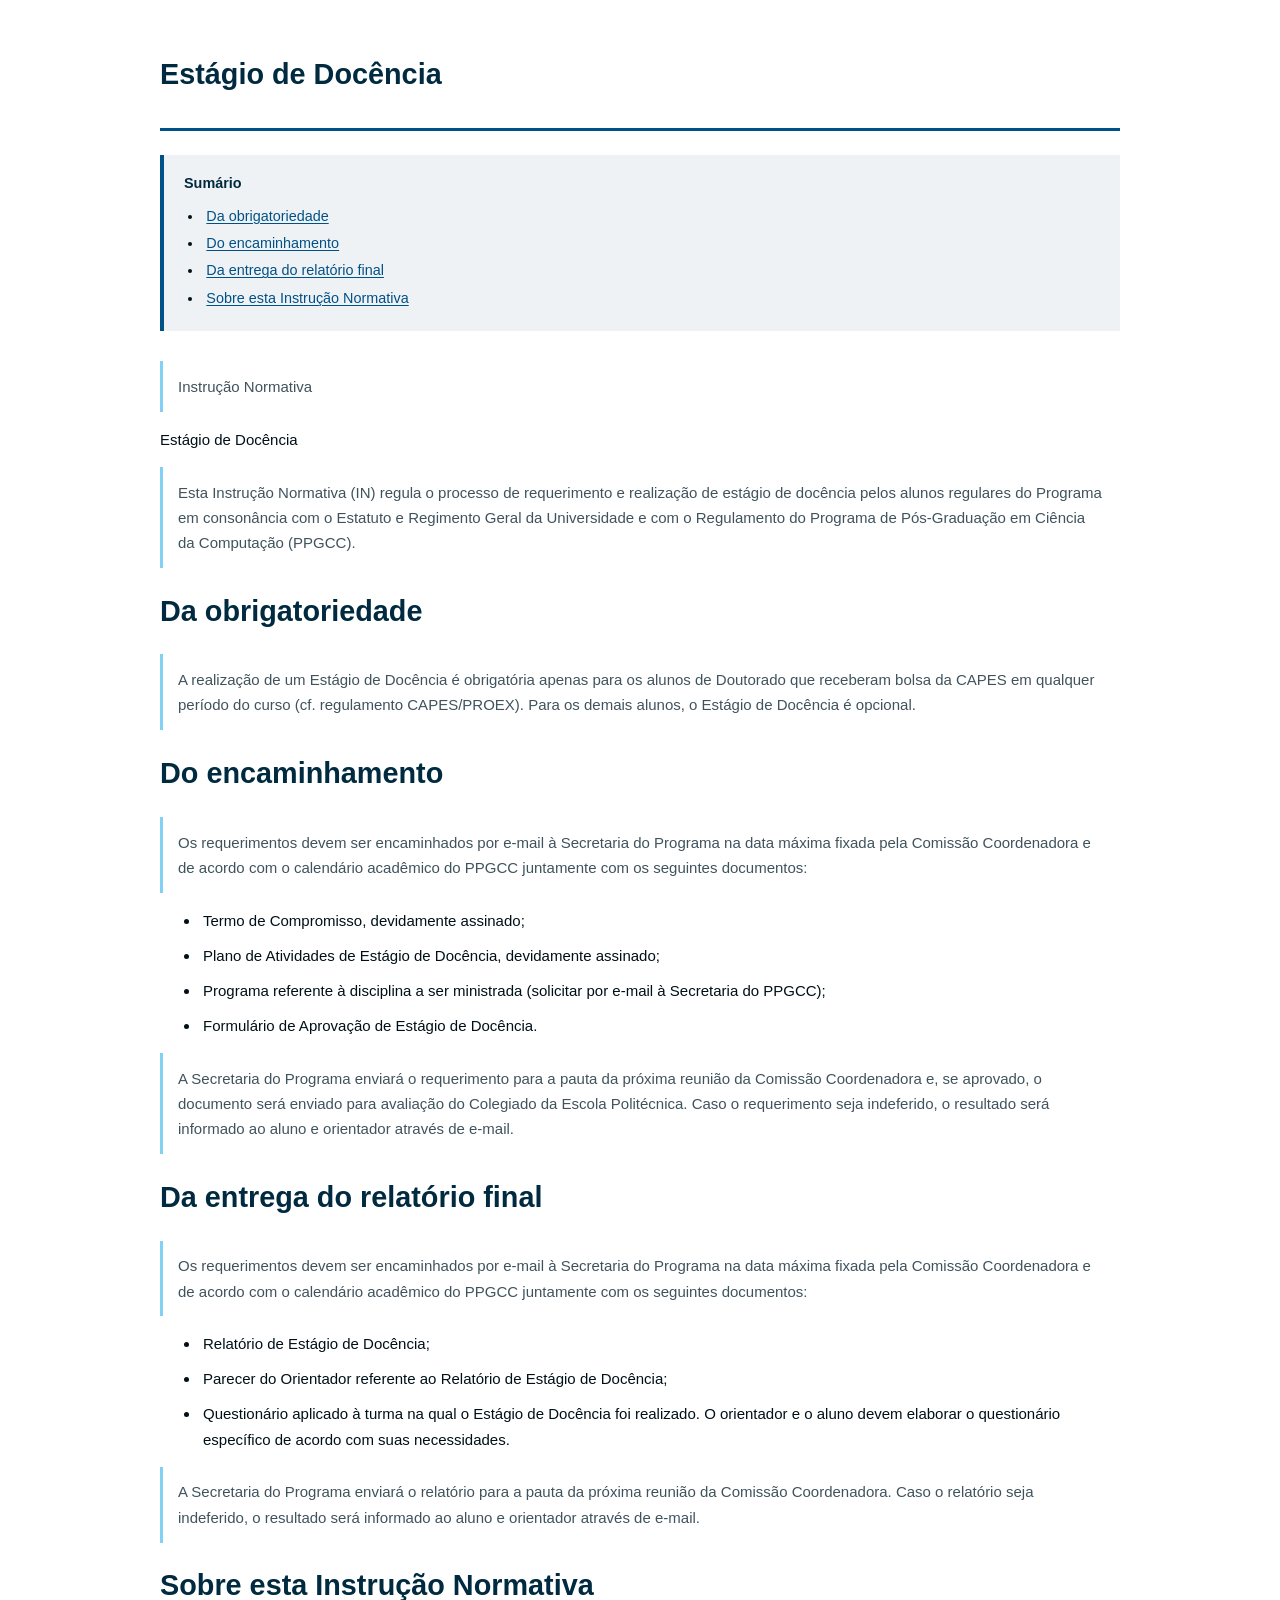
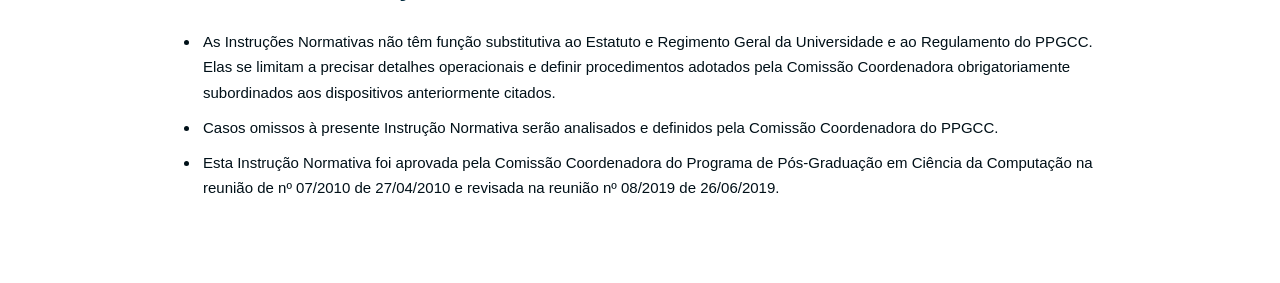
<file: documentos/estagio-docencia.html>
<!DOCTYPE html>
<html xmlns="http://www.w3.org/1999/xhtml" lang="" xml:lang="">
<head>
  <meta charset="utf-8" />
  <meta name="generator" content="pandoc" />
  <meta name="viewport" content="width=device-width, initial-scale=1.0, user-scalable=yes" />
  <title>Estágio de Docência</title>
  <style>
    code{white-space: pre-wrap;}
    span.smallcaps{font-variant: small-caps;}
    div.columns{display: flex; gap: min(4vw, 1.5em);}
    div.column{flex: auto; overflow-x: auto;}
    div.hanging-indent{margin-left: 1.5em; text-indent: -1.5em;}
    /* The extra [class] is a hack that increases specificity enough to
       override a similar rule in reveal.js */
    ul.task-list[class]{list-style: none;}
    ul.task-list li input[type="checkbox"] {
      font-size: inherit;
      width: 0.8em;
      margin: 0 0.8em 0.2em -1.6em;
      vertical-align: middle;
    }
    .display.math{display: block; text-align: center; margin: 0.5rem auto;}
  </style>
  <link rel="stylesheet" href="../assets/documento.css" />
</head>
<body>
<header id="title-block-header">
<h1 class="title">Estágio de Docência</h1>
</header>
<nav id="TOC" role="doc-toc">
<ul>
<li><a href="#da-obrigatoriedade" id="toc-da-obrigatoriedade">Da
obrigatoriedade</a></li>
<li><a href="#do-encaminhamento" id="toc-do-encaminhamento">Do
encaminhamento</a></li>
<li><a href="#da-entrega-do-relatório-final"
id="toc-da-entrega-do-relatório-final">Da entrega do relatório
final</a></li>
<li><a href="#sobre-esta-instrução-normativa"
id="toc-sobre-esta-instrução-normativa">Sobre esta Instrução
Normativa</a></li>
</ul>
</nav>
<blockquote>
<p>Instrução Normativa</p>
</blockquote>
<p>Estágio de Docência</p>
<blockquote>
<p>Esta Instrução Normativa (IN) regula o processo de requerimento e
realização de estágio de docência pelos alunos regulares do Programa em
consonância com o Estatuto e Regimento Geral da Universidade e com o
Regulamento do Programa de Pós-Graduação em Ciência da Computação
(PPGCC).</p>
</blockquote>
<section id="da-obrigatoriedade" class="level1">
<h1>Da obrigatoriedade</h1>
<blockquote>
<p>A realização de um Estágio de Docência é obrigatória apenas para os
alunos de Doutorado que receberam bolsa da CAPES em qualquer período do
curso (cf. regulamento CAPES/PROEX). Para os demais alunos, o Estágio de
Docência é opcional.</p>
</blockquote>
</section>
<section id="do-encaminhamento" class="level1">
<h1>Do encaminhamento</h1>
<blockquote>
<p>Os requerimentos devem ser encaminhados por e-mail à Secretaria do
Programa na data máxima fixada pela Comissão Coordenadora e de acordo
com o calendário acadêmico do PPGCC juntamente com os seguintes
documentos:</p>
</blockquote>
<ul>
<li><p>Termo de Compromisso, devidamente assinado;</p></li>
<li><p>Plano de Atividades de Estágio de Docência, devidamente
assinado;</p></li>
<li><p>Programa referente à disciplina a ser ministrada (solicitar por
e-mail à Secretaria do PPGCC);</p></li>
<li><p>Formulário de Aprovação de Estágio de Docência.</p></li>
</ul>
<blockquote>
<p>A Secretaria do Programa enviará o requerimento para a pauta da
próxima reunião da Comissão Coordenadora e, se aprovado, o documento
será enviado para avaliação do Colegiado da Escola Politécnica. Caso o
requerimento seja indeferido, o resultado será informado ao aluno e
orientador através de e-mail.</p>
</blockquote>
</section>
<section id="da-entrega-do-relatório-final" class="level1">
<h1>Da entrega do relatório final</h1>
<blockquote>
<p>Os requerimentos devem ser encaminhados por e-mail à Secretaria do
Programa na data máxima fixada pela Comissão Coordenadora e de acordo
com o calendário acadêmico do PPGCC juntamente com os seguintes
documentos:</p>
</blockquote>
<ul>
<li><p>Relatório de Estágio de Docência;</p></li>
<li><p>Parecer do Orientador referente ao Relatório de Estágio de
Docência;</p></li>
<li><p>Questionário aplicado à turma na qual o Estágio de Docência foi
realizado. O orientador e o aluno devem elaborar o questionário
específico de acordo com suas necessidades.</p></li>
</ul>
<blockquote>
<p>A Secretaria do Programa enviará o relatório para a pauta da próxima
reunião da Comissão Coordenadora. Caso o relatório seja indeferido, o
resultado será informado ao aluno e orientador através de e-mail.</p>
</blockquote>
</section>
<section id="sobre-esta-instrução-normativa" class="level1">
<h1>Sobre esta Instrução Normativa</h1>
<ul>
<li><p>As Instruções Normativas não têm função substitutiva ao Estatuto
e Regimento Geral da Universidade e ao Regulamento do PPGCC. Elas se
limitam a precisar detalhes operacionais e definir procedimentos
adotados pela Comissão Coordenadora obrigatoriamente subordinados aos
dispositivos anteriormente citados.</p></li>
<li><p>Casos omissos à presente Instrução Normativa serão analisados e
definidos pela Comissão Coordenadora do PPGCC.</p></li>
<li><p>Esta Instrução Normativa foi aprovada pela Comissão Coordenadora
do Programa de Pós-Graduação em Ciência da Computação na reunião de nº
07/2010 de 27/04/2010 e revisada na reunião nº 08/2019 de
26/06/2019.</p></li>
</ul>
</section>
</body>
</html>
</file>
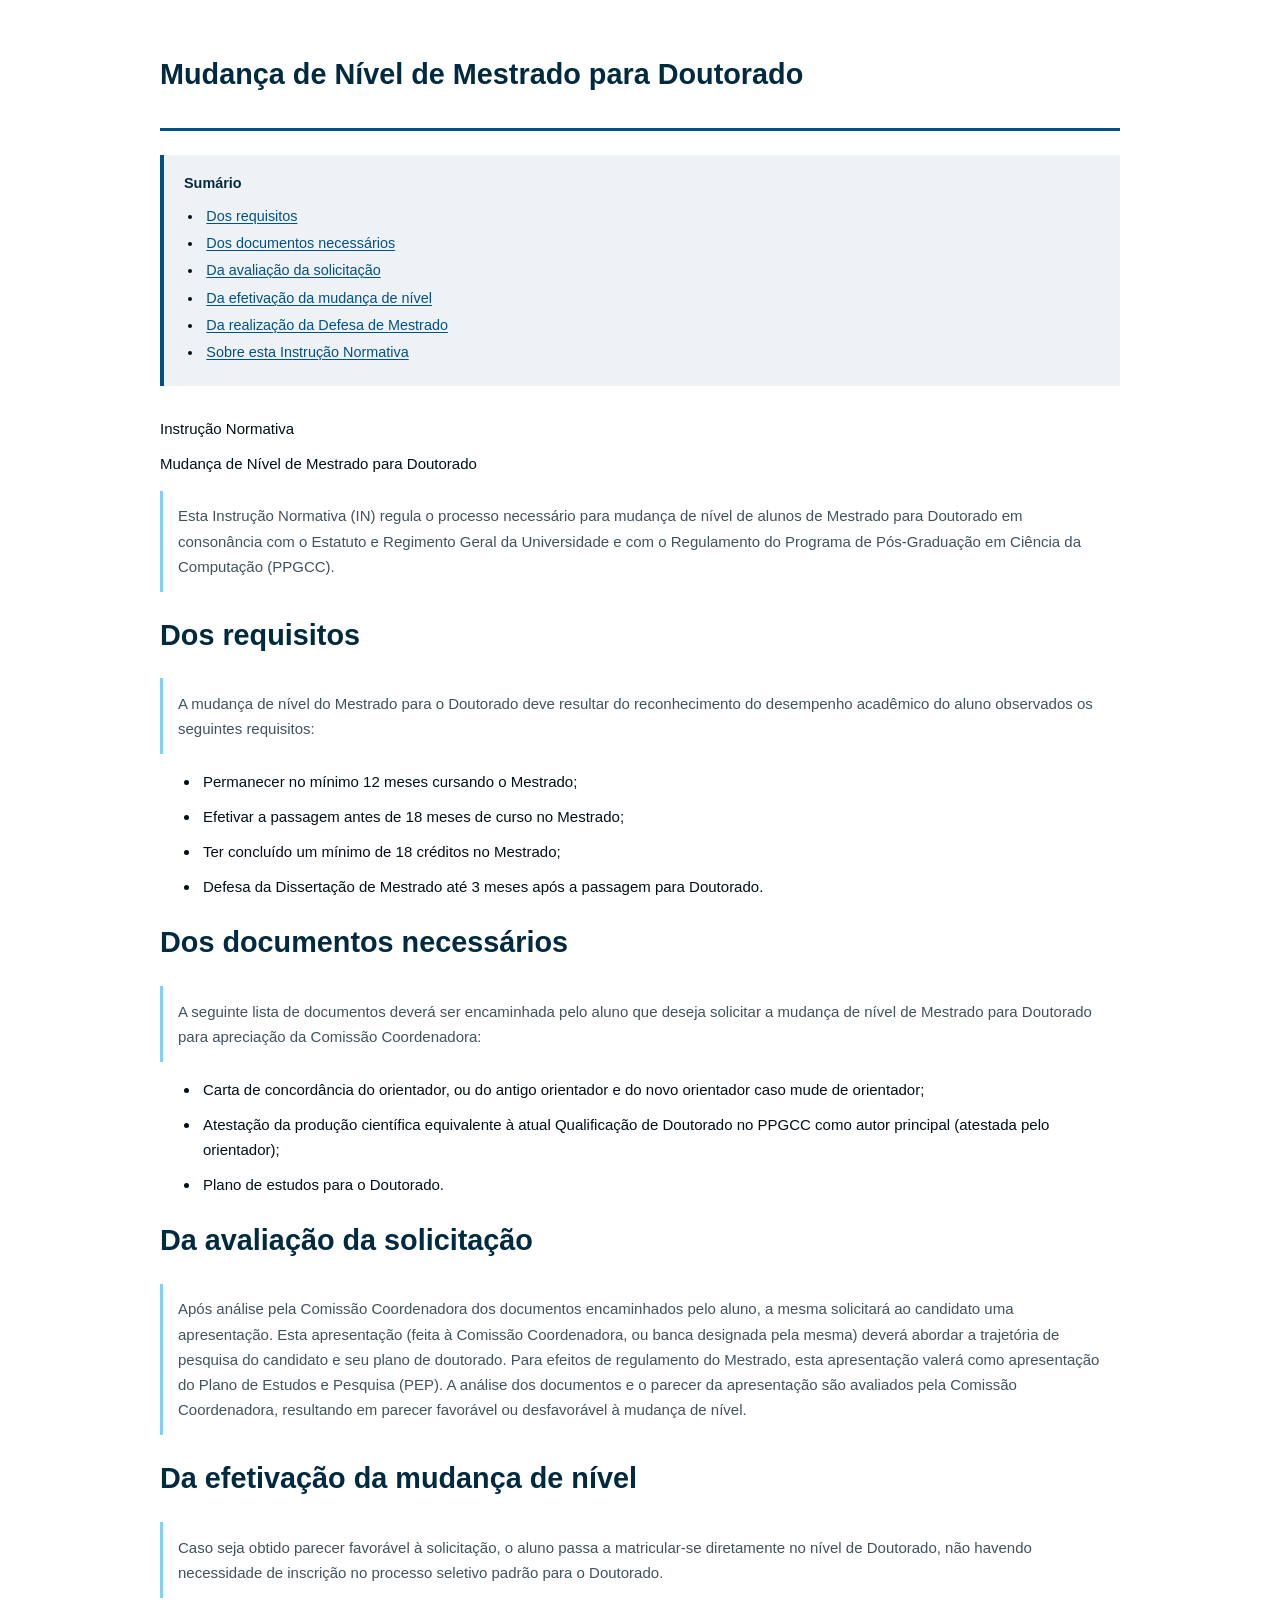
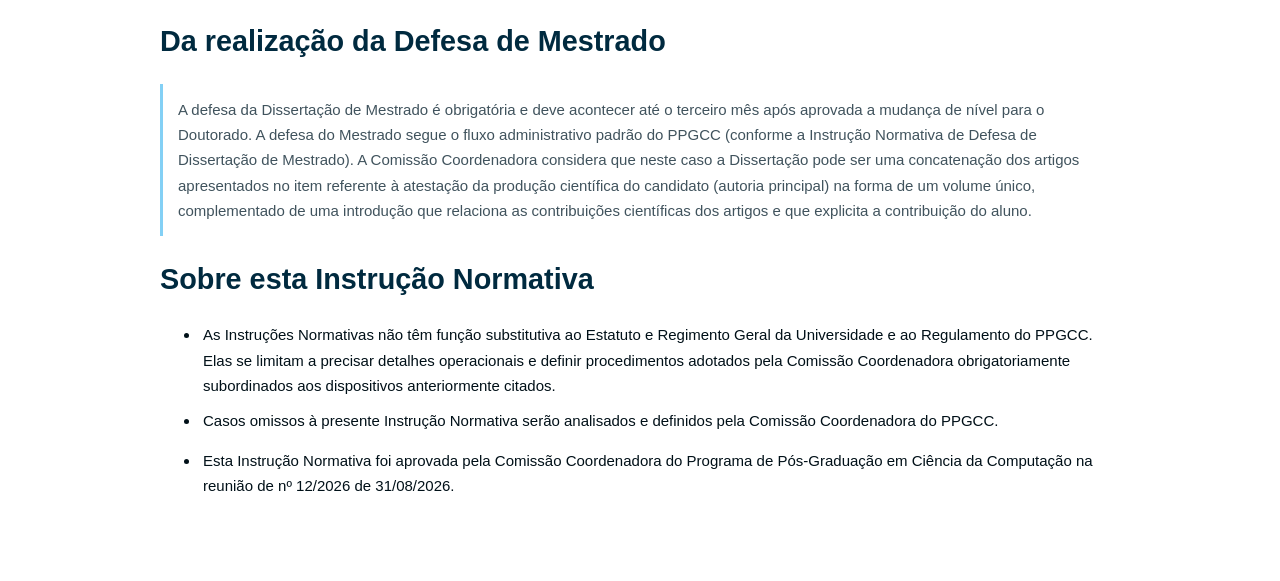
<file: documentos/mudanca-nivel.html>
<!DOCTYPE html>
<html xmlns="http://www.w3.org/1999/xhtml" lang="" xml:lang="">
<head>
  <meta charset="utf-8" />
  <meta name="generator" content="pandoc" />
  <meta name="viewport" content="width=device-width, initial-scale=1.0, user-scalable=yes" />
  <title>Mudança de Nível de Mestrado para Doutorado</title>
  <style>
    code{white-space: pre-wrap;}
    span.smallcaps{font-variant: small-caps;}
    div.columns{display: flex; gap: min(4vw, 1.5em);}
    div.column{flex: auto; overflow-x: auto;}
    div.hanging-indent{margin-left: 1.5em; text-indent: -1.5em;}
    /* The extra [class] is a hack that increases specificity enough to
       override a similar rule in reveal.js */
    ul.task-list[class]{list-style: none;}
    ul.task-list li input[type="checkbox"] {
      font-size: inherit;
      width: 0.8em;
      margin: 0 0.8em 0.2em -1.6em;
      vertical-align: middle;
    }
    .display.math{display: block; text-align: center; margin: 0.5rem auto;}
  </style>
  <link rel="stylesheet" href="../assets/documento.css" />
</head>
<body>
<header id="title-block-header">
<h1 class="title">Mudança de Nível de Mestrado para Doutorado</h1>
</header>
<nav id="TOC" role="doc-toc">
<ul>
<li><a href="#dos-requisitos" id="toc-dos-requisitos">Dos
requisitos</a></li>
<li><a href="#dos-documentos-necessários"
id="toc-dos-documentos-necessários">Dos documentos necessários</a></li>
<li><a href="#da-avaliação-da-solicitação"
id="toc-da-avaliação-da-solicitação">Da avaliação da
solicitação</a></li>
<li><a href="#da-efetivação-da-mudança-de-nível"
id="toc-da-efetivação-da-mudança-de-nível">Da efetivação da mudança de
nível</a></li>
<li><a href="#da-realização-da-defesa-de-mestrado"
id="toc-da-realização-da-defesa-de-mestrado">Da realização da Defesa de
Mestrado</a></li>
<li><a href="#sobre-esta-instrução-normativa"
id="toc-sobre-esta-instrução-normativa">Sobre esta Instrução
Normativa</a></li>
</ul>
</nav>
<p>Instrução Normativa</p>
<p>Mudança de Nível de Mestrado para Doutorado</p>
<blockquote>
<p>Esta Instrução Normativa (IN) regula o processo necessário para
mudança de nível de alunos de Mestrado para Doutorado em consonância com
o Estatuto e Regimento Geral da Universidade e com o Regulamento do
Programa de Pós-Graduação em Ciência da Computação (PPGCC).</p>
</blockquote>
<section id="dos-requisitos" class="level1">
<h1>Dos requisitos</h1>
<blockquote>
<p>A mudança de nível do Mestrado para o Doutorado deve resultar do
reconhecimento do desempenho acadêmico do aluno observados os seguintes
requisitos:</p>
</blockquote>
<ul>
<li><p>Permanecer no mínimo 12 meses cursando o Mestrado;</p></li>
<li><p>Efetivar a passagem antes de 18 meses de curso no
Mestrado;</p></li>
<li><p>Ter concluído um mínimo de 18 créditos no Mestrado;</p></li>
<li><p>Defesa da Dissertação de Mestrado até 3 meses após a passagem
para Doutorado.</p></li>
</ul>
</section>
<section id="dos-documentos-necessários" class="level1">
<h1>Dos documentos necessários</h1>
<blockquote>
<p>A seguinte lista de documentos deverá ser encaminhada pelo aluno que
deseja solicitar a mudança de nível de Mestrado para Doutorado para
apreciação da Comissão Coordenadora:</p>
</blockquote>
<ul>
<li><p>Carta de concordância do orientador, ou do antigo orientador e do
novo orientador caso mude de orientador;</p></li>
<li><p>Atestação da produção científica equivalente à atual Qualificação
de Doutorado no PPGCC como autor principal (atestada pelo
orientador);</p></li>
<li><p>Plano de estudos para o Doutorado.</p></li>
</ul>
</section>
<section id="da-avaliação-da-solicitação" class="level1">
<h1>Da avaliação da solicitação</h1>
<blockquote>
<p>Após análise pela Comissão Coordenadora dos documentos encaminhados
pelo aluno, a mesma solicitará ao candidato uma apresentação. Esta
apresentação (feita à Comissão Coordenadora, ou banca designada pela
mesma) deverá abordar a trajetória de pesquisa do candidato e seu plano
de doutorado. Para efeitos de regulamento do Mestrado, esta apresentação
valerá como apresentação do Plano de Estudos e Pesquisa (PEP). A análise
dos documentos e o parecer da apresentação são avaliados pela Comissão
Coordenadora, resultando em parecer favorável ou desfavorável à mudança
de nível.</p>
</blockquote>
</section>
<section id="da-efetivação-da-mudança-de-nível" class="level1">
<h1>Da efetivação da mudança de nível</h1>
<blockquote>
<p>Caso seja obtido parecer favorável à solicitação, o aluno passa a
matricular-se diretamente no nível de Doutorado, não havendo necessidade
de inscrição no processo seletivo padrão para o Doutorado.</p>
</blockquote>
</section>
<section id="da-realização-da-defesa-de-mestrado" class="level1">
<h1>Da realização da Defesa de Mestrado</h1>
<blockquote>
<p>A defesa da Dissertação de Mestrado é obrigatória e deve acontecer
até o terceiro mês após aprovada a mudança de nível para o Doutorado. A
defesa do Mestrado segue o fluxo administrativo padrão do PPGCC
(conforme a Instrução Normativa de Defesa de Dissertação de Mestrado). A
Comissão Coordenadora considera que neste caso a Dissertação pode ser
uma concatenação dos artigos apresentados no item referente à atestação
da produção científica do candidato (autoria principal) na forma de um
volume único, complementado de uma introdução que relaciona as
contribuições científicas dos artigos e que explicita a contribuição do
aluno.</p>
</blockquote>
</section>
<section id="sobre-esta-instrução-normativa" class="level1">
<h1>Sobre esta Instrução Normativa</h1>
<ul>
<li><p>As Instruções Normativas não têm função substitutiva ao Estatuto
e Regimento Geral da Universidade e ao Regulamento do PPGCC. Elas se
limitam a precisar detalhes operacionais e definir procedimentos
adotados pela Comissão Coordenadora obrigatoriamente subordinados aos
dispositivos anteriormente citados.</p></li>
<li><p>Casos omissos à presente Instrução Normativa serão analisados e
definidos pela Comissão Coordenadora do PPGCC.</p></li>
</ul>
<ul>
<li><p>Esta Instrução Normativa foi aprovada pela Comissão Coordenadora
do Programa de Pós-Graduação em Ciência da Computação na reunião de nº
12/2026 de 31/08/2026.</p></li>
</ul>
</section>
</body>
</html>
</file>
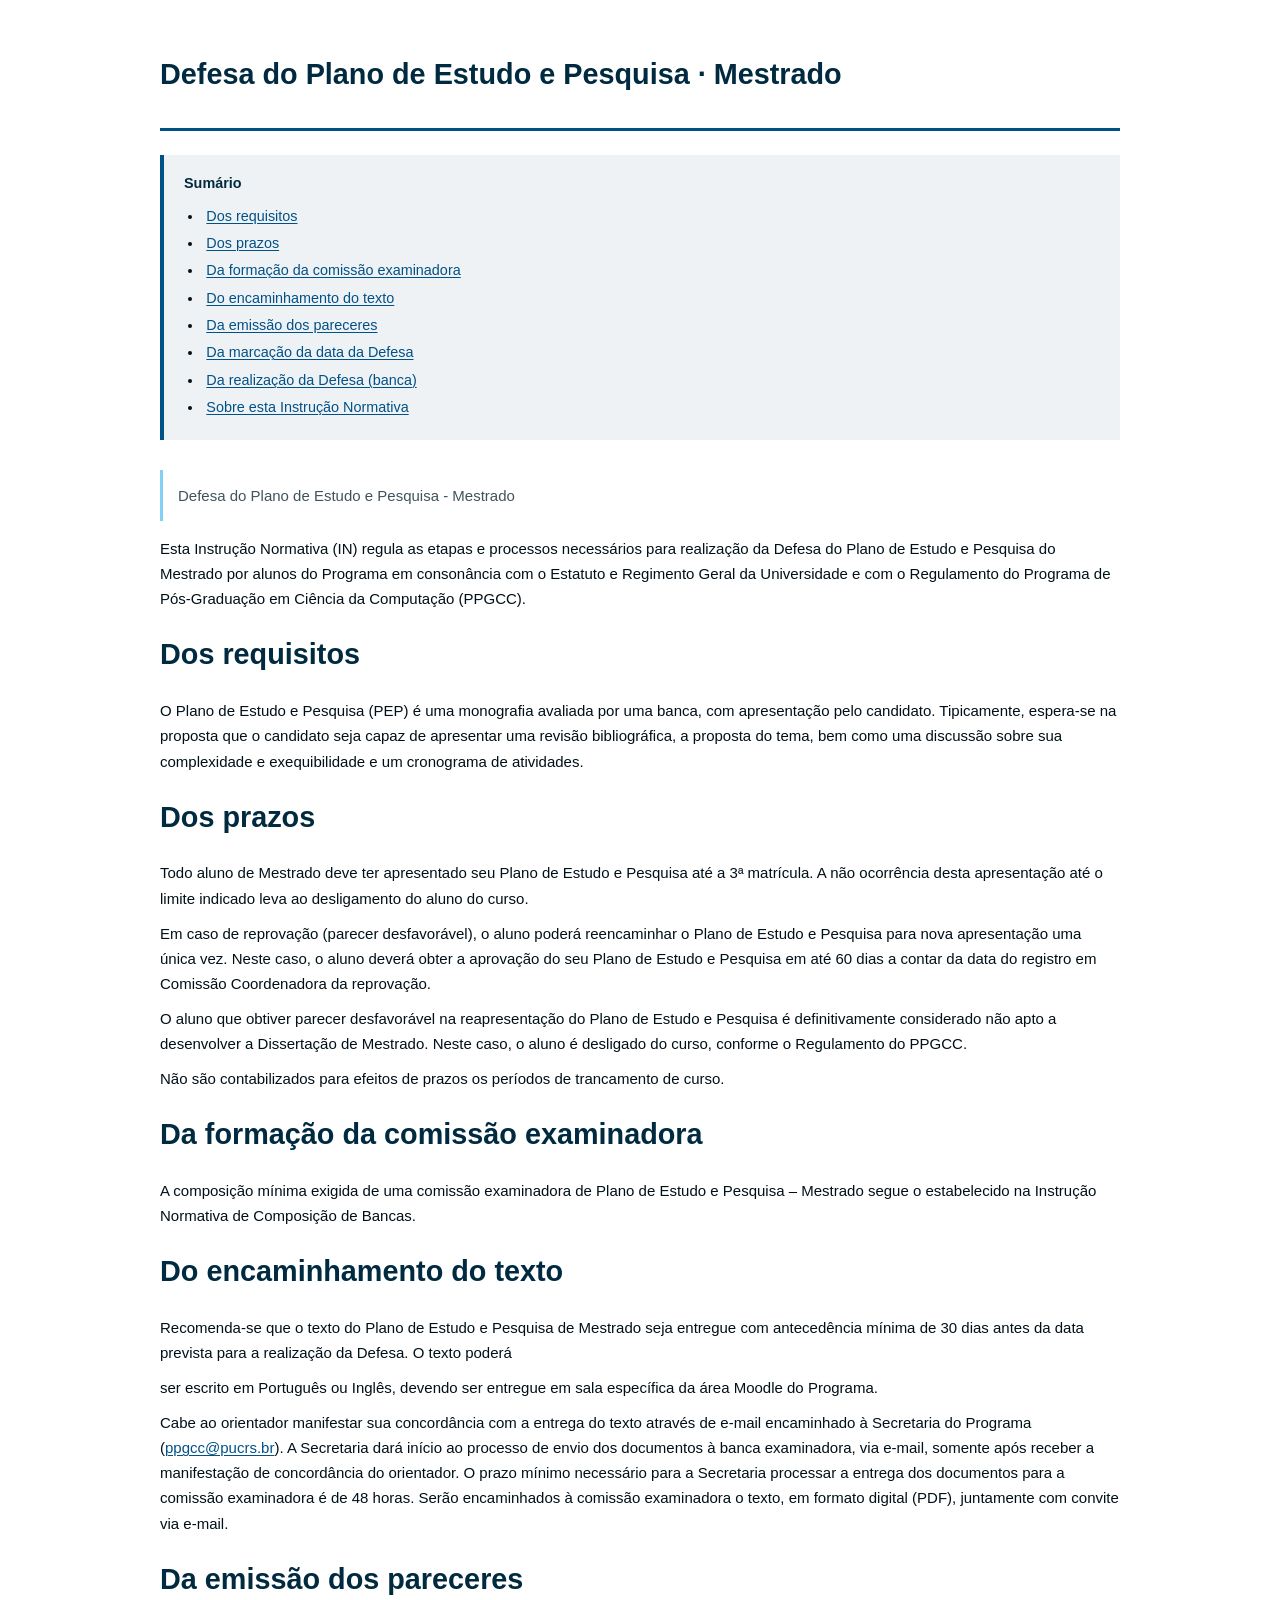
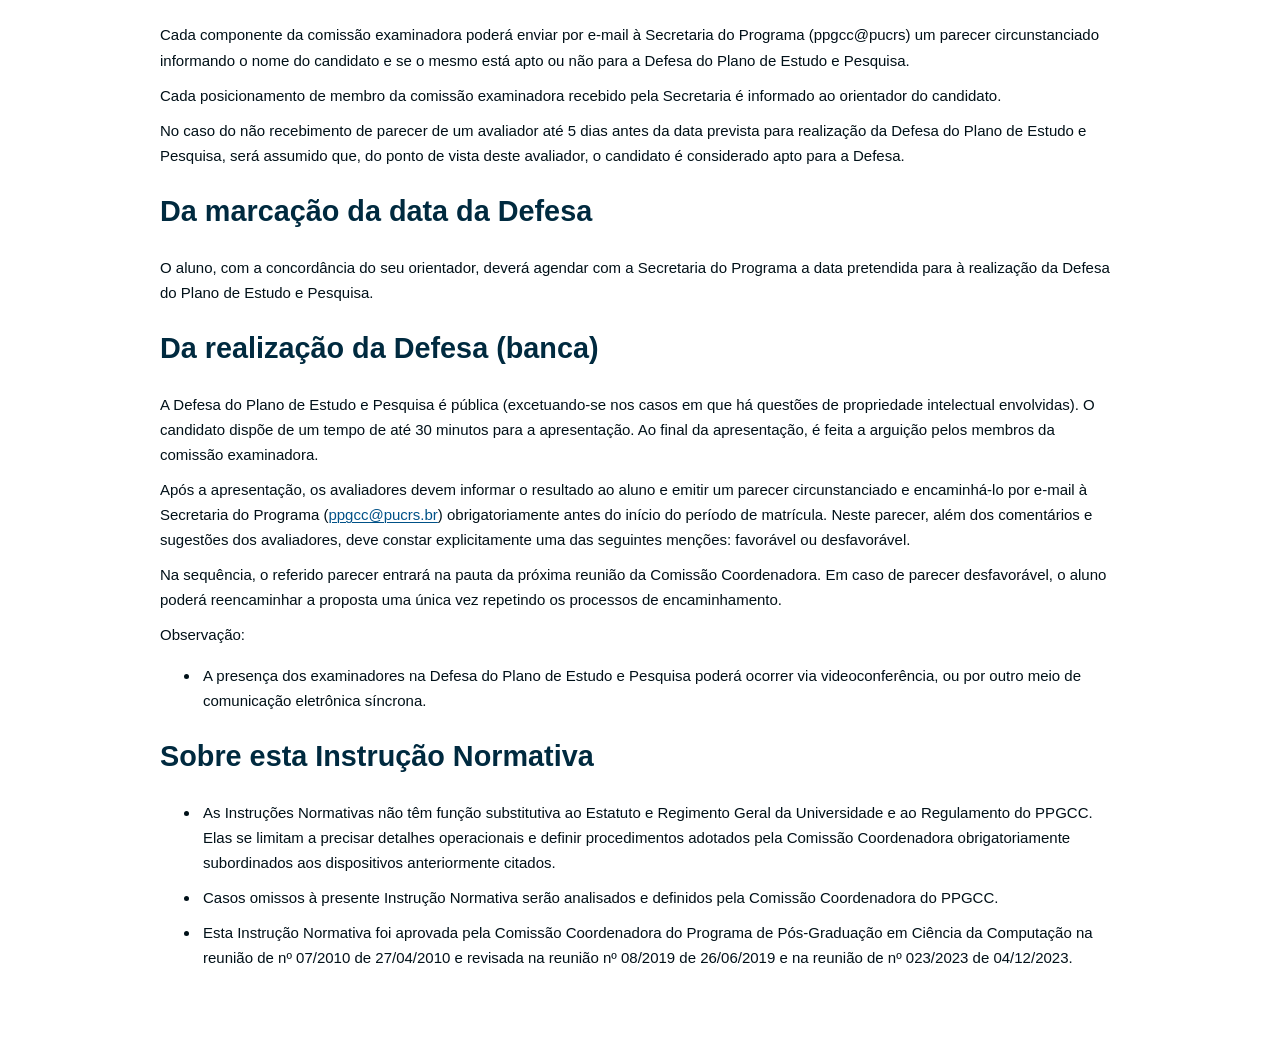
<file: documentos/plano-estudo-pesquisa.html>
<!DOCTYPE html>
<html xmlns="http://www.w3.org/1999/xhtml" lang="" xml:lang="">
<head>
  <meta charset="utf-8" />
  <meta name="generator" content="pandoc" />
  <meta name="viewport" content="width=device-width, initial-scale=1.0, user-scalable=yes" />
  <title>Defesa do Plano de Estudo e Pesquisa · Mestrado</title>
  <style>
    code{white-space: pre-wrap;}
    span.smallcaps{font-variant: small-caps;}
    div.columns{display: flex; gap: min(4vw, 1.5em);}
    div.column{flex: auto; overflow-x: auto;}
    div.hanging-indent{margin-left: 1.5em; text-indent: -1.5em;}
    /* The extra [class] is a hack that increases specificity enough to
       override a similar rule in reveal.js */
    ul.task-list[class]{list-style: none;}
    ul.task-list li input[type="checkbox"] {
      font-size: inherit;
      width: 0.8em;
      margin: 0 0.8em 0.2em -1.6em;
      vertical-align: middle;
    }
    .display.math{display: block; text-align: center; margin: 0.5rem auto;}
  </style>
  <link rel="stylesheet" href="../assets/documento.css" />
</head>
<body>
<header id="title-block-header">
<h1 class="title">Defesa do Plano de Estudo e Pesquisa · Mestrado</h1>
</header>
<nav id="TOC" role="doc-toc">
<ul>
<li><a href="#dos-requisitos" id="toc-dos-requisitos">Dos
requisitos</a></li>
<li><a href="#dos-prazos" id="toc-dos-prazos">Dos prazos</a></li>
<li><a href="#da-formação-da-comissão-examinadora"
id="toc-da-formação-da-comissão-examinadora">Da formação da comissão
examinadora</a></li>
<li><a href="#do-encaminhamento-do-texto"
id="toc-do-encaminhamento-do-texto">Do encaminhamento do texto</a></li>
<li><a href="#da-emissão-dos-pareceres"
id="toc-da-emissão-dos-pareceres">Da emissão dos pareceres</a></li>
<li><a href="#da-marcação-da-data-da-defesa"
id="toc-da-marcação-da-data-da-defesa">Da marcação da data da
Defesa</a></li>
<li><a href="#da-realização-da-defesa-banca"
id="toc-da-realização-da-defesa-banca">Da realização da Defesa
(banca)</a></li>
<li><a href="#sobre-esta-instrução-normativa"
id="toc-sobre-esta-instrução-normativa">Sobre esta Instrução
Normativa</a></li>
</ul>
</nav>
<blockquote>
<p>Defesa do Plano de Estudo e Pesquisa - Mestrado</p>
</blockquote>
<p>Esta Instrução Normativa (IN) regula as etapas e processos
necessários para realização da Defesa do Plano de Estudo e Pesquisa do
Mestrado por alunos do Programa em consonância com o Estatuto e
Regimento Geral da Universidade e com o Regulamento do Programa de
Pós-Graduação em Ciência da Computação (PPGCC).</p>
<section id="dos-requisitos" class="level1">
<h1>Dos requisitos</h1>
<p>O Plano de Estudo e Pesquisa (PEP) é uma monografia avaliada por uma
banca, com apresentação pelo candidato. Tipicamente, espera-se na
proposta que o candidato seja capaz de apresentar uma revisão
bibliográfica, a proposta do tema, bem como uma discussão sobre sua
complexidade e exequibilidade e um cronograma de atividades.</p>
</section>
<section id="dos-prazos" class="level1">
<h1>Dos prazos</h1>
<p>Todo aluno de Mestrado deve ter apresentado seu Plano de Estudo e
Pesquisa até a 3ª matrícula. A não ocorrência desta apresentação até o
limite indicado leva ao desligamento do aluno do curso.</p>
<p>Em caso de reprovação (parecer desfavorável), o aluno poderá
reencaminhar o Plano de Estudo e Pesquisa para nova apresentação uma
única vez. Neste caso, o aluno deverá obter a aprovação do seu Plano de
Estudo e Pesquisa em até 60 dias a contar da data do registro em
Comissão Coordenadora da reprovação.</p>
<p>O aluno que obtiver parecer desfavorável na reapresentação do Plano
de Estudo e Pesquisa é definitivamente considerado não apto a
desenvolver a Dissertação de Mestrado. Neste caso, o aluno é desligado
do curso, conforme o Regulamento do PPGCC.</p>
<p>Não são contabilizados para efeitos de prazos os períodos de
trancamento de curso.</p>
</section>
<section id="da-formação-da-comissão-examinadora" class="level1">
<h1>Da formação da comissão examinadora</h1>
<p>A composição mínima exigida de uma comissão examinadora de Plano de
Estudo e Pesquisa – Mestrado segue o estabelecido na Instrução Normativa
de Composição de Bancas.</p>
</section>
<section id="do-encaminhamento-do-texto" class="level1">
<h1>Do encaminhamento do texto</h1>
<p>Recomenda-se que o texto do Plano de Estudo e Pesquisa de Mestrado
seja entregue com antecedência mínima de 30 dias antes da data prevista
para a realização da Defesa. O texto poderá</p>
<p>ser escrito em Português ou Inglês, devendo ser entregue em sala
específica da área Moodle do Programa.</p>
<p>Cabe ao orientador manifestar sua concordância com a entrega do texto
através de e-mail encaminhado à Secretaria do Programa (<a
href="mailto:ppgcc@pucrs.br">ppgcc@pucrs.br</a>). A Secretaria dará
início ao processo de envio dos documentos à banca examinadora, via
e-mail, somente após receber a manifestação de concordância do
orientador. O prazo mínimo necessário para a Secretaria processar a
entrega dos documentos para a comissão examinadora é de 48 horas. Serão
encaminhados à comissão examinadora o texto, em formato digital (PDF),
juntamente com convite via e-mail.</p>
</section>
<section id="da-emissão-dos-pareceres" class="level1">
<h1>Da emissão dos pareceres</h1>
<p>Cada componente da comissão examinadora poderá enviar por e-mail à
Secretaria do Programa (ppgcc@pucrs) um parecer circunstanciado
informando o nome do candidato e se o mesmo está apto ou não para a
Defesa do Plano de Estudo e Pesquisa.</p>
<p>Cada posicionamento de membro da comissão examinadora recebido pela
Secretaria é informado ao orientador do candidato.</p>
<p>No caso do não recebimento de parecer de um avaliador até 5 dias
antes da data prevista para realização da Defesa do Plano de Estudo e
Pesquisa, será assumido que, do ponto de vista deste avaliador, o
candidato é considerado apto para a Defesa.</p>
</section>
<section id="da-marcação-da-data-da-defesa" class="level1">
<h1>Da marcação da data da Defesa</h1>
<p>O aluno, com a concordância do seu orientador, deverá agendar com a
Secretaria do Programa a data pretendida para à realização da Defesa do
Plano de Estudo e Pesquisa.</p>
</section>
<section id="da-realização-da-defesa-banca" class="level1">
<h1>Da realização da Defesa (banca)</h1>
<p>A Defesa do Plano de Estudo e Pesquisa é pública (excetuando-se nos
casos em que há questões de propriedade intelectual envolvidas). O
candidato dispõe de um tempo de até 30 minutos para a apresentação. Ao
final da apresentação, é feita a arguição pelos membros da comissão
examinadora.</p>
<p>Após a apresentação, os avaliadores devem informar o resultado ao
aluno e emitir um parecer circunstanciado e encaminhá-lo por e-mail à
Secretaria do Programa (<a
href="mailto:ppgcc@pucrs.br">ppgcc@pucrs.br</a>) obrigatoriamente antes
do início do período de matrícula. Neste parecer, além dos comentários e
sugestões dos avaliadores, deve constar explicitamente uma das seguintes
menções: favorável ou desfavorável.</p>
<p>Na sequência, o referido parecer entrará na pauta da próxima reunião
da Comissão Coordenadora. Em caso de parecer desfavorável, o aluno
poderá reencaminhar a proposta uma única vez repetindo os processos de
encaminhamento.</p>
<p>Observação:</p>
<ul>
<li><p>A presença dos examinadores na Defesa do Plano de Estudo e
Pesquisa poderá ocorrer via videoconferência, ou por outro meio de
comunicação eletrônica síncrona.</p></li>
</ul>
</section>
<section id="sobre-esta-instrução-normativa" class="level1">
<h1>Sobre esta Instrução Normativa</h1>
<ul>
<li><p>As Instruções Normativas não têm função substitutiva ao Estatuto
e Regimento Geral da Universidade e ao Regulamento do PPGCC. Elas se
limitam a precisar detalhes operacionais e definir procedimentos
adotados pela Comissão Coordenadora obrigatoriamente subordinados aos
dispositivos anteriormente citados.</p></li>
<li><p>Casos omissos à presente Instrução Normativa serão analisados e
definidos pela Comissão Coordenadora do PPGCC.</p></li>
<li><p>Esta Instrução Normativa foi aprovada pela Comissão Coordenadora
do Programa de Pós-Graduação em Ciência da Computação na reunião de nº
07/2010 de 27/04/2010 e revisada na reunião nº 08/2019 de 26/06/2019 e
na reunião de nº 023/2023 de 04/12/2023.</p></li>
</ul>
</section>
</body>
</html>
</file>
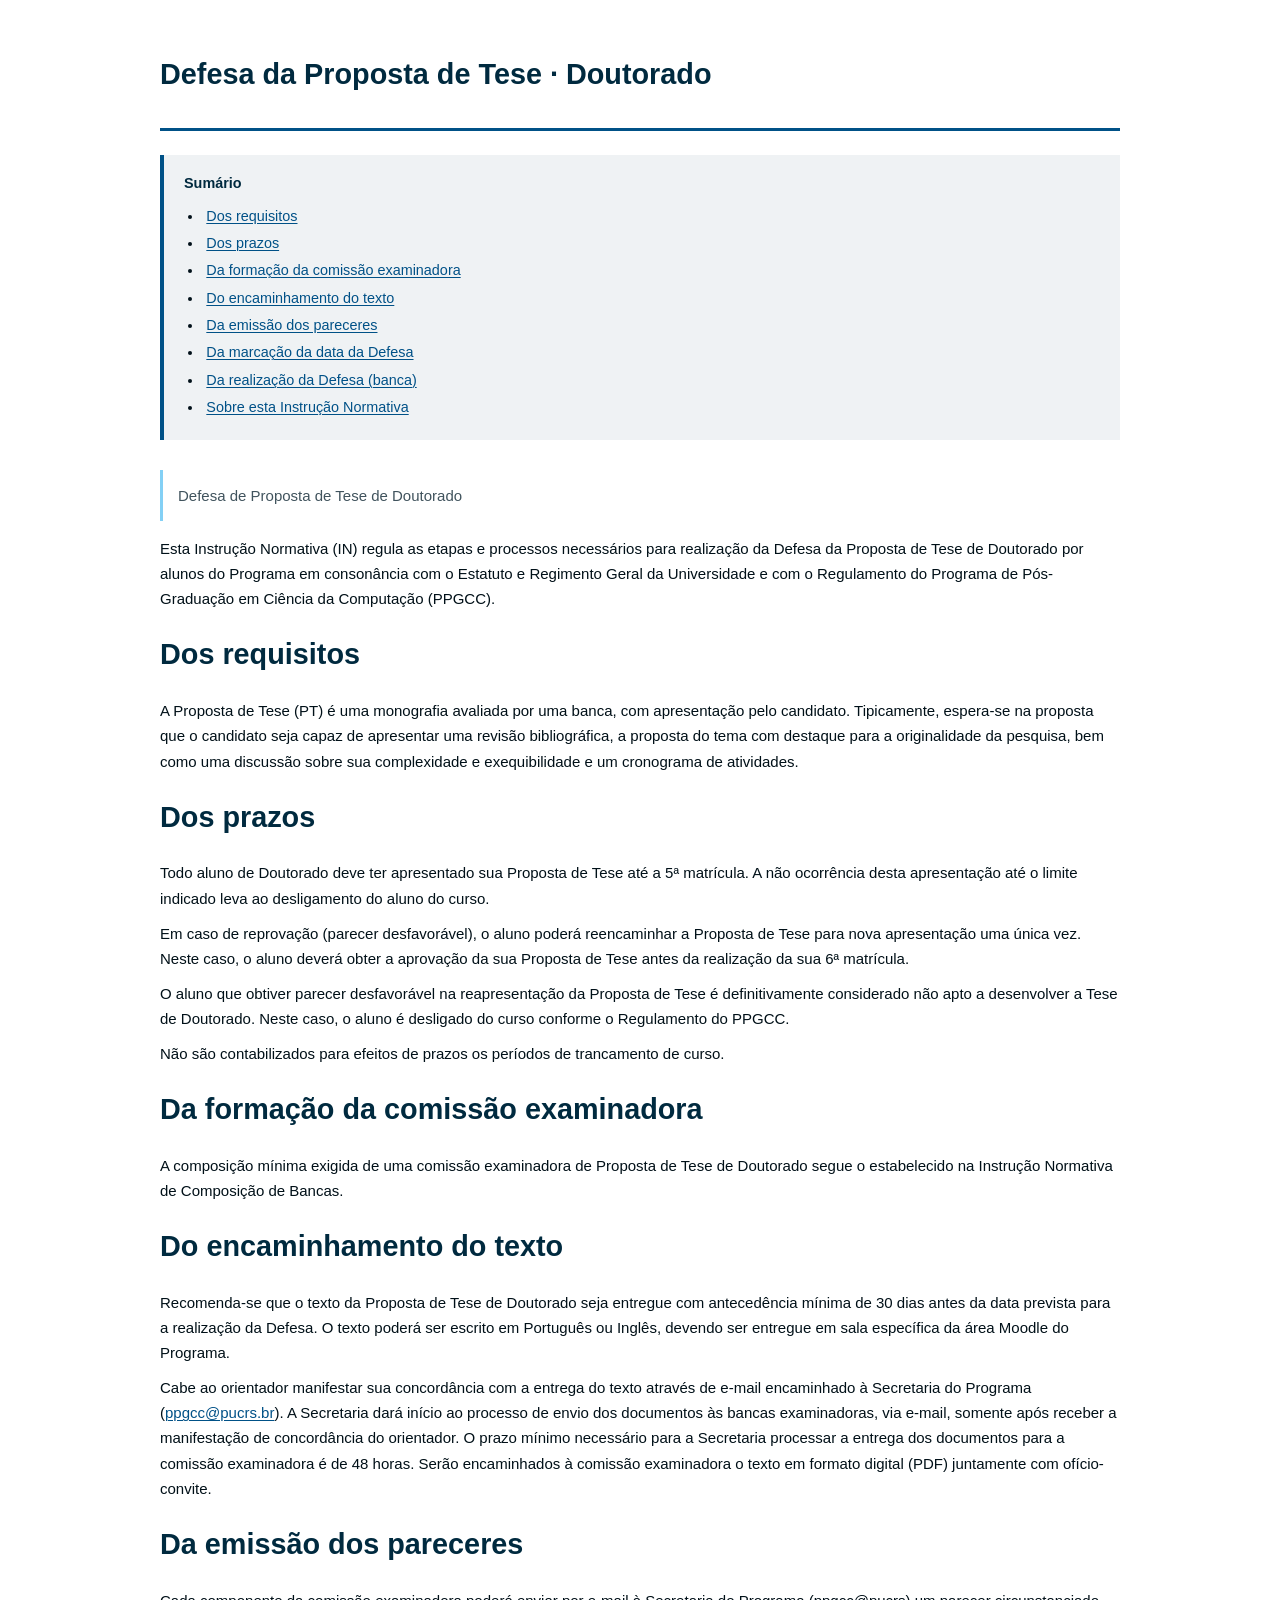
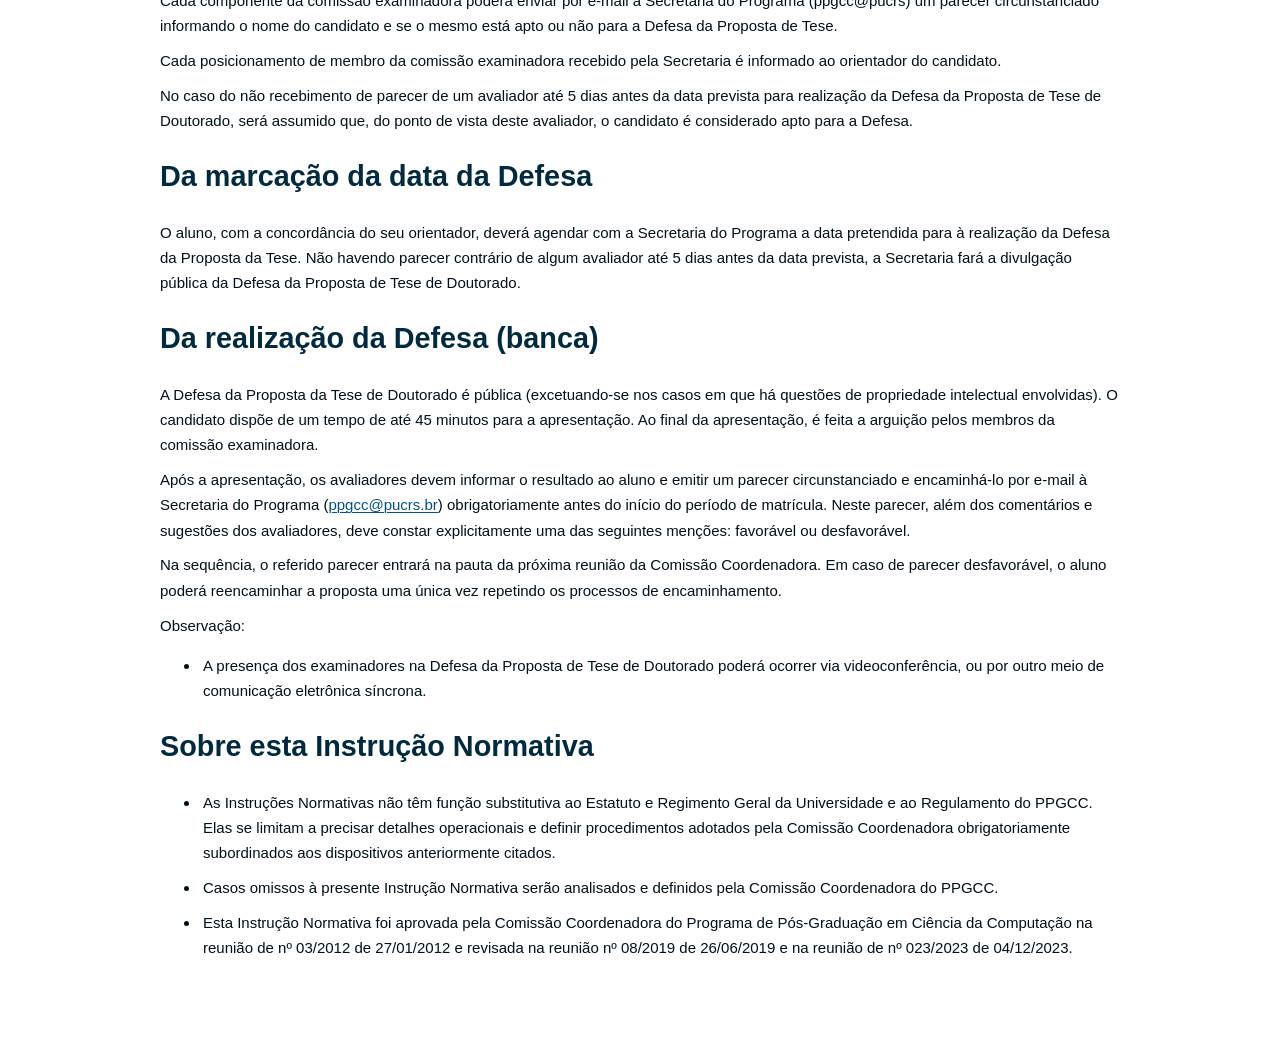
<file: documentos/proposta-tese.html>
<!DOCTYPE html>
<html xmlns="http://www.w3.org/1999/xhtml" lang="" xml:lang="">
<head>
  <meta charset="utf-8" />
  <meta name="generator" content="pandoc" />
  <meta name="viewport" content="width=device-width, initial-scale=1.0, user-scalable=yes" />
  <title>Defesa da Proposta de Tese · Doutorado</title>
  <style>
    code{white-space: pre-wrap;}
    span.smallcaps{font-variant: small-caps;}
    div.columns{display: flex; gap: min(4vw, 1.5em);}
    div.column{flex: auto; overflow-x: auto;}
    div.hanging-indent{margin-left: 1.5em; text-indent: -1.5em;}
    /* The extra [class] is a hack that increases specificity enough to
       override a similar rule in reveal.js */
    ul.task-list[class]{list-style: none;}
    ul.task-list li input[type="checkbox"] {
      font-size: inherit;
      width: 0.8em;
      margin: 0 0.8em 0.2em -1.6em;
      vertical-align: middle;
    }
    .display.math{display: block; text-align: center; margin: 0.5rem auto;}
  </style>
  <link rel="stylesheet" href="../assets/documento.css" />
</head>
<body>
<header id="title-block-header">
<h1 class="title">Defesa da Proposta de Tese · Doutorado</h1>
</header>
<nav id="TOC" role="doc-toc">
<ul>
<li><a href="#dos-requisitos" id="toc-dos-requisitos">Dos
requisitos</a></li>
<li><a href="#dos-prazos" id="toc-dos-prazos">Dos prazos</a></li>
<li><a href="#da-formação-da-comissão-examinadora"
id="toc-da-formação-da-comissão-examinadora">Da formação da comissão
examinadora</a></li>
<li><a href="#do-encaminhamento-do-texto"
id="toc-do-encaminhamento-do-texto">Do encaminhamento do texto</a></li>
<li><a href="#da-emissão-dos-pareceres"
id="toc-da-emissão-dos-pareceres">Da emissão dos pareceres</a></li>
<li><a href="#da-marcação-da-data-da-defesa"
id="toc-da-marcação-da-data-da-defesa">Da marcação da data da
Defesa</a></li>
<li><a href="#da-realização-da-defesa-banca"
id="toc-da-realização-da-defesa-banca">Da realização da Defesa
(banca)</a></li>
<li><a href="#sobre-esta-instrução-normativa"
id="toc-sobre-esta-instrução-normativa">Sobre esta Instrução
Normativa</a></li>
</ul>
</nav>
<blockquote>
<p>Defesa de Proposta de Tese de Doutorado</p>
</blockquote>
<p>Esta Instrução Normativa (IN) regula as etapas e processos
necessários para realização da Defesa da Proposta de Tese de Doutorado
por alunos do Programa em consonância com o Estatuto e Regimento Geral
da Universidade e com o Regulamento do Programa de Pós-Graduação em
Ciência da Computação (PPGCC).</p>
<section id="dos-requisitos" class="level1">
<h1>Dos requisitos</h1>
<p>A Proposta de Tese (PT) é uma monografia avaliada por uma banca, com
apresentação pelo candidato. Tipicamente, espera-se na proposta que o
candidato seja capaz de apresentar uma revisão bibliográfica, a proposta
do tema com destaque para a originalidade da pesquisa, bem como uma
discussão sobre sua complexidade e exequibilidade e um cronograma de
atividades.</p>
</section>
<section id="dos-prazos" class="level1">
<h1>Dos prazos</h1>
<p>Todo aluno de Doutorado deve ter apresentado sua Proposta de Tese até
a 5ª matrícula. A não ocorrência desta apresentação até o limite
indicado leva ao desligamento do aluno do curso.</p>
<p>Em caso de reprovação (parecer desfavorável), o aluno poderá
reencaminhar a Proposta de Tese para nova apresentação uma única vez.
Neste caso, o aluno deverá obter a aprovação da sua Proposta de Tese
antes da realização da sua 6ª matrícula.</p>
<p>O aluno que obtiver parecer desfavorável na reapresentação da
Proposta de Tese é definitivamente considerado não apto a desenvolver a
Tese de Doutorado. Neste caso, o aluno é desligado do curso conforme o
Regulamento do PPGCC.</p>
<p>Não são contabilizados para efeitos de prazos os períodos de
trancamento de curso.</p>
</section>
<section id="da-formação-da-comissão-examinadora" class="level1">
<h1>Da formação da comissão examinadora</h1>
<p>A composição mínima exigida de uma comissão examinadora de Proposta
de Tese de Doutorado segue o estabelecido na Instrução Normativa de
Composição de Bancas.</p>
</section>
<section id="do-encaminhamento-do-texto" class="level1">
<h1>Do encaminhamento do texto</h1>
<p>Recomenda-se que o texto da Proposta de Tese de Doutorado seja
entregue com antecedência mínima de 30 dias antes da data prevista para
a realização da Defesa. O texto poderá ser escrito em Português ou
Inglês, devendo ser entregue em sala específica da área Moodle do
Programa.</p>
<p>Cabe ao orientador manifestar sua concordância com a entrega do texto
através de e-mail encaminhado à Secretaria do Programa (<a
href="mailto:ppgcc@pucrs.br">ppgcc@pucrs.br</a>). A Secretaria dará
início ao processo de envio dos documentos às bancas examinadoras, via
e-mail, somente após receber a manifestação de concordância do
orientador. O prazo mínimo necessário para a Secretaria processar a
entrega dos documentos para a comissão examinadora é de 48 horas. Serão
encaminhados à comissão examinadora o texto em formato digital (PDF)
juntamente com ofício-convite.</p>
</section>
<section id="da-emissão-dos-pareceres" class="level1">
<h1>Da emissão dos pareceres</h1>
<p>Cada componente da comissão examinadora poderá enviar por e-mail à
Secretaria do Programa (ppgcc@pucrs) um parecer circunstanciado
informando o nome do candidato e se o mesmo está apto ou não para a
Defesa da Proposta de Tese.</p>
<p>Cada posicionamento de membro da comissão examinadora recebido pela
Secretaria é informado ao orientador do candidato.</p>
<p>No caso do não recebimento de parecer de um avaliador até 5 dias
antes da data prevista para realização da Defesa da Proposta de Tese de
Doutorado, será assumido que, do ponto de vista deste avaliador, o
candidato é considerado apto para a Defesa.</p>
</section>
<section id="da-marcação-da-data-da-defesa" class="level1">
<h1>Da marcação da data da Defesa</h1>
<p>O aluno, com a concordância do seu orientador, deverá agendar com a
Secretaria do Programa a data pretendida para à realização da Defesa da
Proposta da Tese. Não havendo parecer contrário de algum avaliador até 5
dias antes da data prevista, a Secretaria fará a divulgação pública da
Defesa da Proposta de Tese de Doutorado.</p>
</section>
<section id="da-realização-da-defesa-banca" class="level1">
<h1>Da realização da Defesa (banca)</h1>
<p>A Defesa da Proposta da Tese de Doutorado é pública (excetuando-se
nos casos em que há questões de propriedade intelectual envolvidas). O
candidato dispõe de um tempo de até 45 minutos para a apresentação. Ao
final da apresentação, é feita a arguição pelos membros da comissão
examinadora.</p>
<p>Após a apresentação, os avaliadores devem informar o resultado ao
aluno e emitir um parecer circunstanciado e encaminhá-lo por e-mail à
Secretaria do Programa (<a
href="mailto:ppgcc@pucrs.br">ppgcc@pucrs.br</a>) obrigatoriamente antes
do início do período de matrícula. Neste parecer, além dos comentários e
sugestões dos avaliadores, deve constar explicitamente uma das seguintes
menções: favorável ou desfavorável.</p>
<p>Na sequência, o referido parecer entrará na pauta da próxima reunião
da Comissão Coordenadora. Em caso de parecer desfavorável, o aluno
poderá reencaminhar a proposta uma única vez repetindo os processos de
encaminhamento.</p>
<p>Observação:</p>
<ul>
<li><p>A presença dos examinadores na Defesa da Proposta de Tese de
Doutorado poderá ocorrer via videoconferência, ou por outro meio de
comunicação eletrônica síncrona.</p></li>
</ul>
</section>
<section id="sobre-esta-instrução-normativa" class="level1">
<h1>Sobre esta Instrução Normativa</h1>
<ul>
<li><p>As Instruções Normativas não têm função substitutiva ao Estatuto
e Regimento Geral da Universidade e ao Regulamento do PPGCC. Elas se
limitam a precisar detalhes operacionais e definir procedimentos
adotados pela Comissão Coordenadora obrigatoriamente subordinados aos
dispositivos anteriormente citados.</p></li>
<li><p>Casos omissos à presente Instrução Normativa serão analisados e
definidos pela Comissão Coordenadora do PPGCC.</p></li>
<li><p>Esta Instrução Normativa foi aprovada pela Comissão Coordenadora
do Programa de Pós-Graduação em Ciência da Computação na reunião de nº
03/2012 de 27/01/2012 e revisada na reunião nº 08/2019 de 26/06/2019 e
na reunião de nº 023/2023 de 04/12/2023.</p></li>
</ul>
</section>
</body>
</html>
</file>
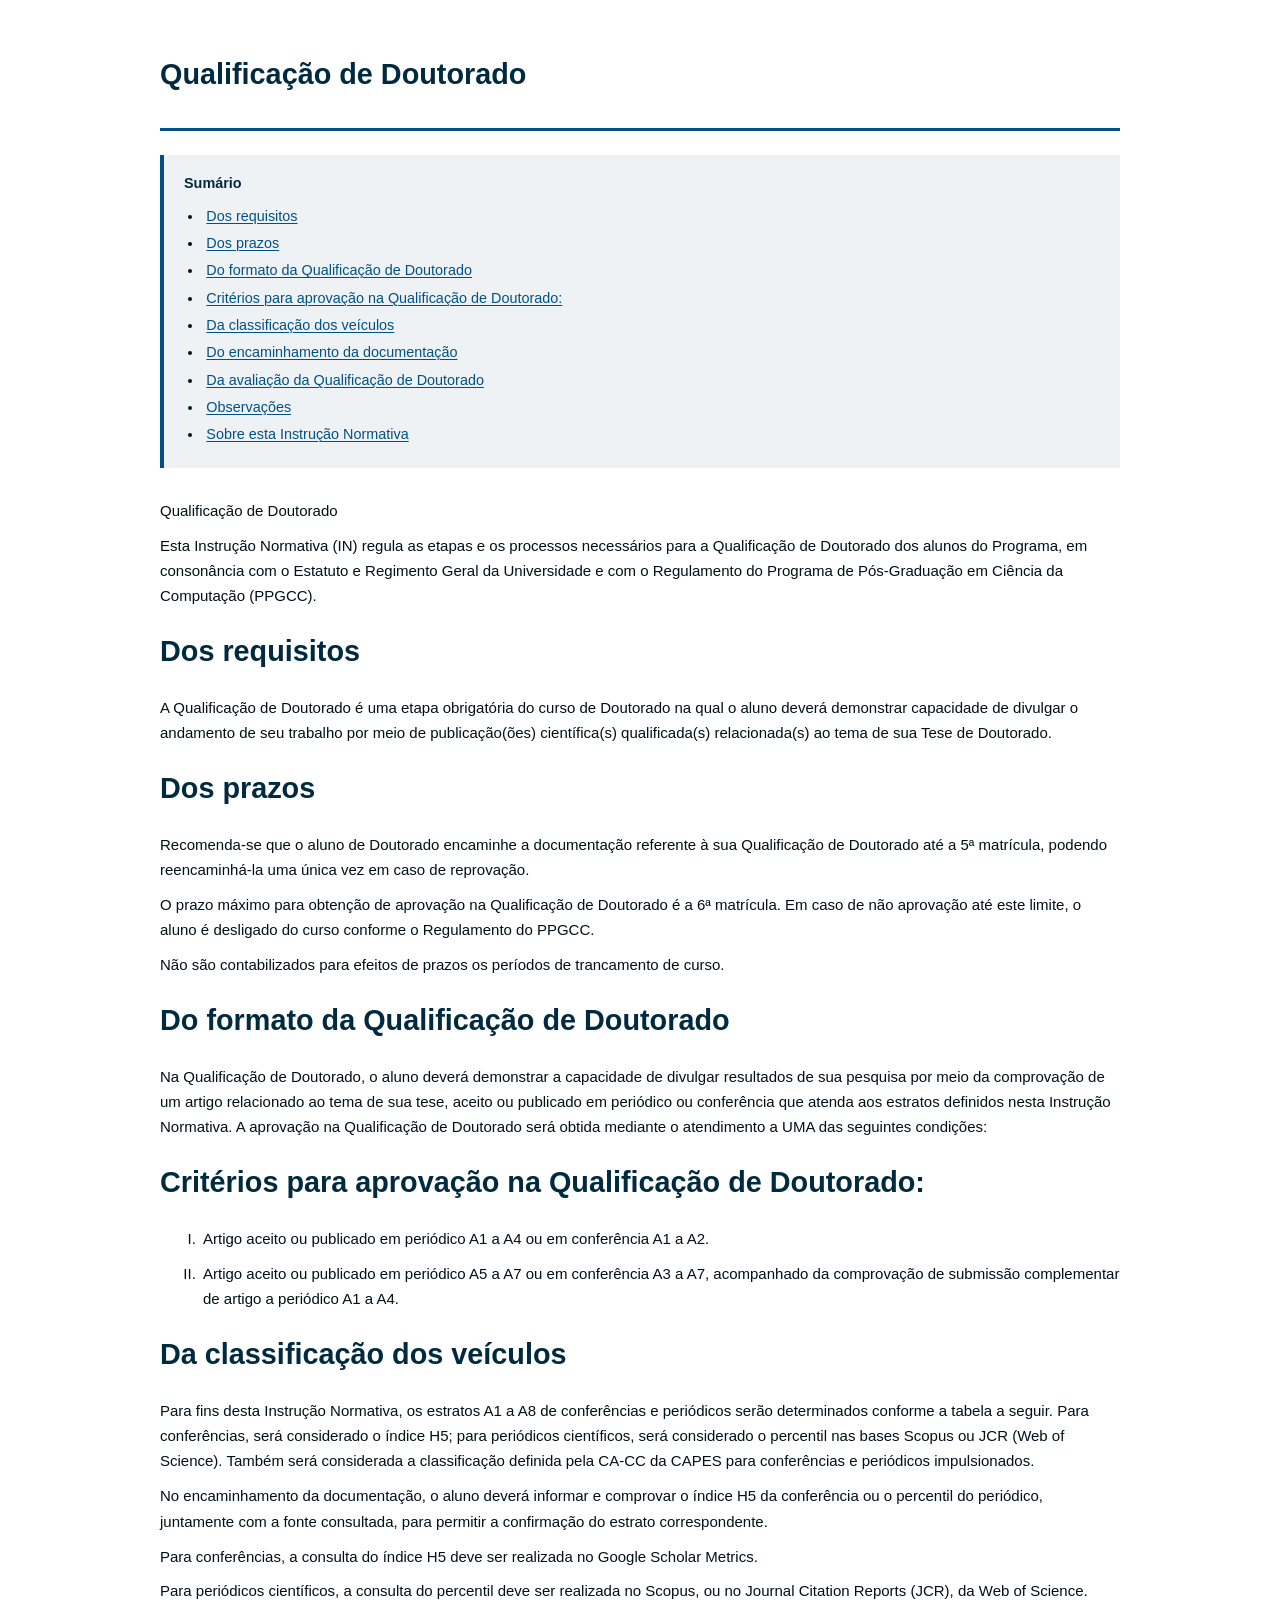
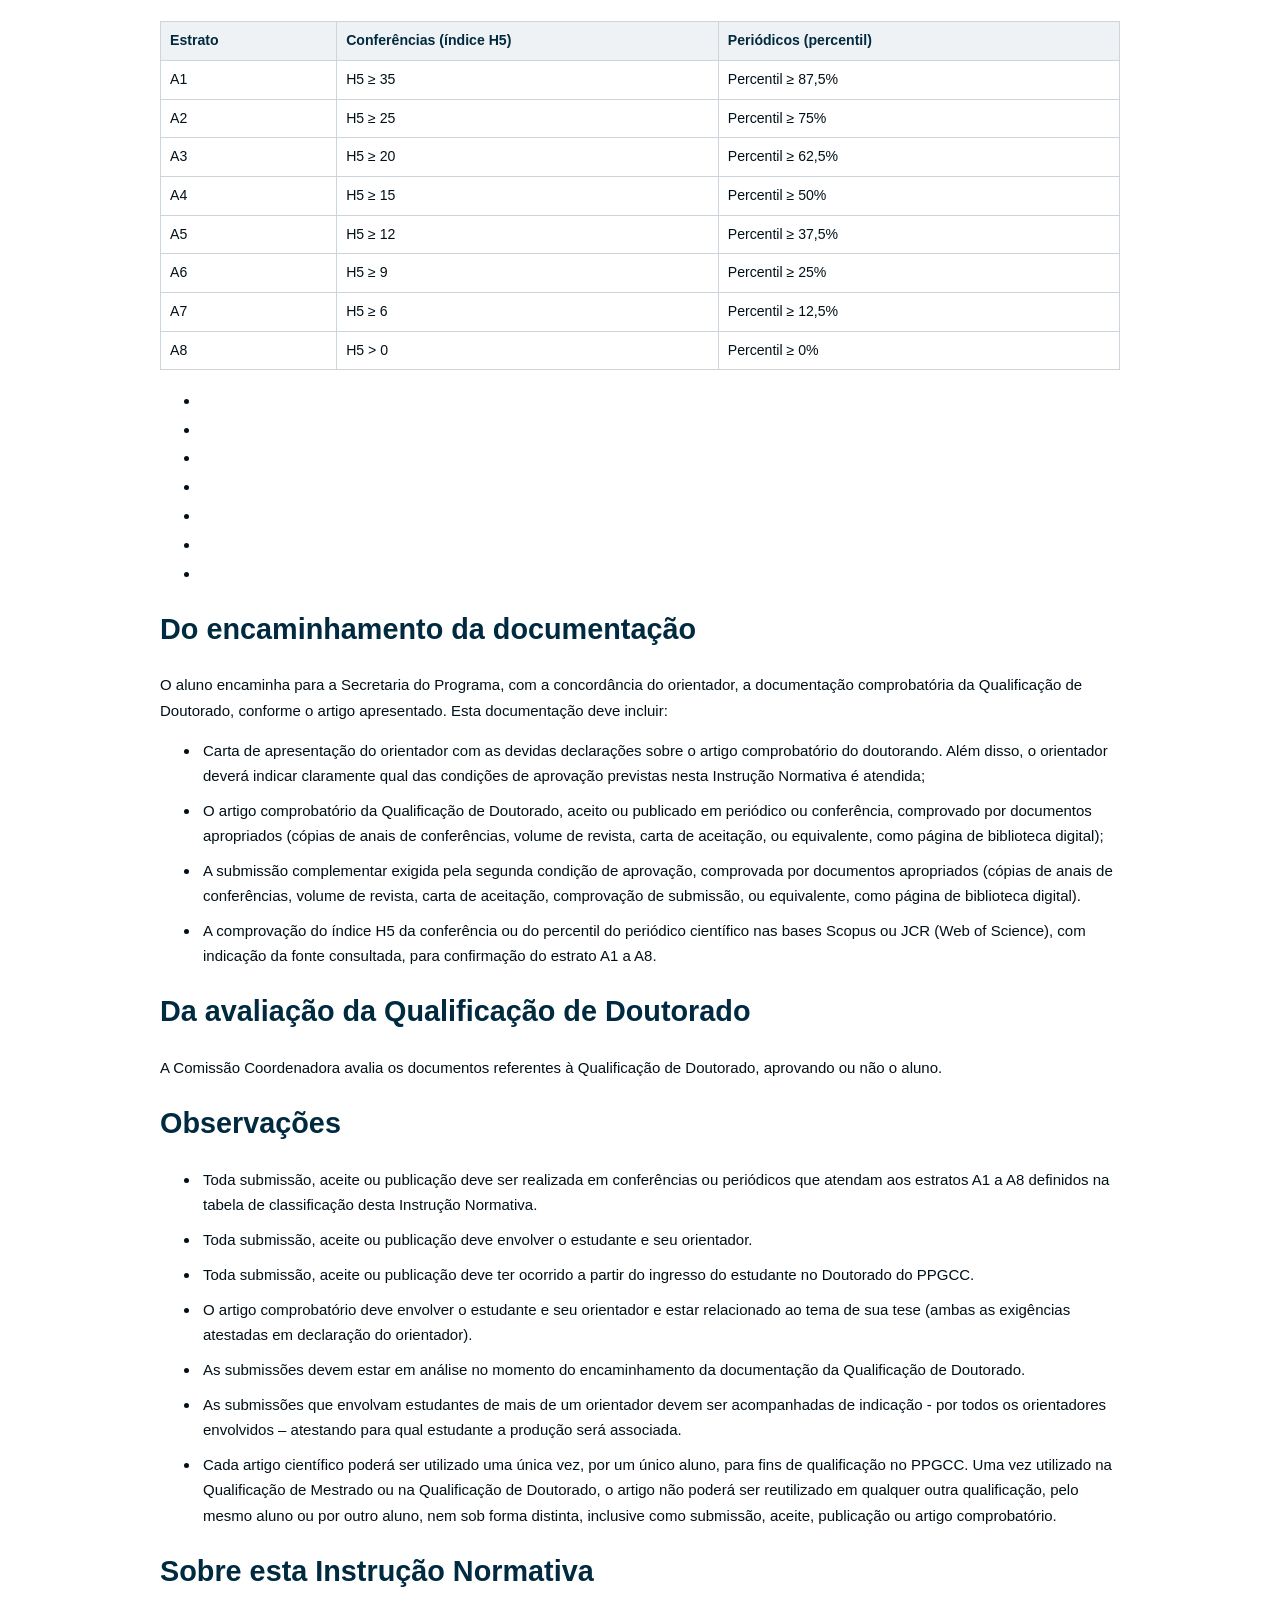
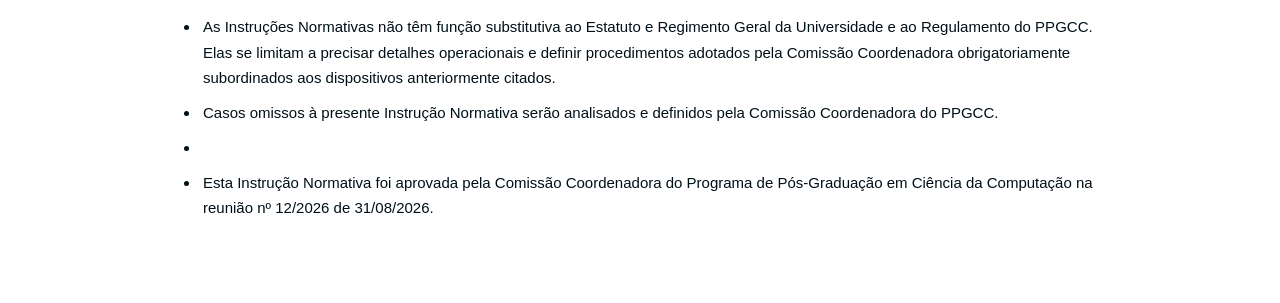
<file: documentos/qualificacao-doutorado.html>
<!DOCTYPE html>
<html xmlns="http://www.w3.org/1999/xhtml" lang="" xml:lang="">
<head>
  <meta charset="utf-8" />
  <meta name="generator" content="pandoc" />
  <meta name="viewport" content="width=device-width, initial-scale=1.0, user-scalable=yes" />
  <title>Qualificação de Doutorado</title>
  <style>
    code{white-space: pre-wrap;}
    span.smallcaps{font-variant: small-caps;}
    div.columns{display: flex; gap: min(4vw, 1.5em);}
    div.column{flex: auto; overflow-x: auto;}
    div.hanging-indent{margin-left: 1.5em; text-indent: -1.5em;}
    /* The extra [class] is a hack that increases specificity enough to
       override a similar rule in reveal.js */
    ul.task-list[class]{list-style: none;}
    ul.task-list li input[type="checkbox"] {
      font-size: inherit;
      width: 0.8em;
      margin: 0 0.8em 0.2em -1.6em;
      vertical-align: middle;
    }
    .display.math{display: block; text-align: center; margin: 0.5rem auto;}
  </style>
  <link rel="stylesheet" href="../assets/documento.css" />
</head>
<body>
<header id="title-block-header">
<h1 class="title">Qualificação de Doutorado</h1>
</header>
<nav id="TOC" role="doc-toc">
<ul>
<li><a href="#dos-requisitos" id="toc-dos-requisitos">Dos
requisitos</a></li>
<li><a href="#dos-prazos" id="toc-dos-prazos">Dos prazos</a></li>
<li><a href="#do-formato-da-qualificação-de-doutorado"
id="toc-do-formato-da-qualificação-de-doutorado">Do formato da
Qualificação de Doutorado</a></li>
<li><a href="#critérios-para-aprovação-na-qualificação-de-doutorado"
id="toc-critérios-para-aprovação-na-qualificação-de-doutorado">Critérios
para aprovação na Qualificação de Doutorado:</a></li>
<li><a href="#da-classificação-dos-veículos"
id="toc-da-classificação-dos-veículos">Da classificação dos
veículos</a></li>
<li><a href="#do-encaminhamento-da-documentação"
id="toc-do-encaminhamento-da-documentação">Do encaminhamento da
documentação</a></li>
<li><a href="#da-avaliação-da-qualificação-de-doutorado"
id="toc-da-avaliação-da-qualificação-de-doutorado">Da avaliação da
Qualificação de Doutorado</a></li>
<li><a href="#observações" id="toc-observações">Observações</a></li>
<li><a href="#sobre-esta-instrução-normativa"
id="toc-sobre-esta-instrução-normativa">Sobre esta Instrução
Normativa</a></li>
</ul>
</nav>
<p>Qualificação de Doutorado</p>
<p>Esta Instrução Normativa (IN) regula as etapas e os processos
necessários para a Qualificação de Doutorado dos alunos do Programa, em
consonância com o Estatuto e Regimento Geral da Universidade e com o
Regulamento do Programa de Pós-Graduação em Ciência da Computação
(PPGCC).</p>
<section id="dos-requisitos" class="level1">
<h1>Dos requisitos</h1>
<p>A Qualificação de Doutorado é uma etapa obrigatória do curso de
Doutorado na qual o aluno deverá demonstrar capacidade de divulgar o
andamento de seu trabalho por meio de publicação(ões) científica(s)
qualificada(s) relacionada(s) ao tema de sua Tese de Doutorado.</p>
</section>
<section id="dos-prazos" class="level1">
<h1>Dos prazos</h1>
<p>Recomenda-se que o aluno de Doutorado encaminhe a documentação
referente à sua Qualificação de Doutorado até a 5ª matrícula, podendo
reencaminhá-la uma única vez em caso de reprovação.</p>
<p>O prazo máximo para obtenção de aprovação na Qualificação de
Doutorado é a 6ª matrícula. Em caso de não aprovação até este limite, o
aluno é desligado do curso conforme o Regulamento do PPGCC.</p>
<p>Não são contabilizados para efeitos de prazos os períodos de
trancamento de curso.</p>
</section>
<section id="do-formato-da-qualificação-de-doutorado" class="level1">
<h1>Do formato da Qualificação de Doutorado</h1>
<p>Na Qualificação de Doutorado, o aluno deverá demonstrar a capacidade
de divulgar resultados de sua pesquisa por meio da comprovação de um
artigo relacionado ao tema de sua tese, aceito ou publicado em periódico
ou conferência que atenda aos estratos definidos nesta Instrução
Normativa. A aprovação na Qualificação de Doutorado será obtida mediante
o atendimento a UMA das seguintes condições:</p>
</section>
<section id="critérios-para-aprovação-na-qualificação-de-doutorado"
class="level1">
<h1>Critérios para aprovação na Qualificação de Doutorado:</h1>
<ol type="I">
<li><p>Artigo aceito ou publicado em periódico A1 a A4 ou em conferência
A1 a A2.</p></li>
<li><p>Artigo aceito ou publicado em periódico A5 a A7 ou em conferência
A3 a A7, acompanhado da comprovação de submissão complementar de artigo
a periódico A1 a A4.</p></li>
</ol>
</section>
<section id="da-classificação-dos-veículos" class="level1">
<h1>Da classificação dos veículos</h1>
<p>Para fins desta Instrução Normativa, os estratos A1 a A8 de
conferências e periódicos serão determinados conforme a tabela a seguir.
Para conferências, será considerado o índice H5; para periódicos
científicos, será considerado o percentil nas bases Scopus ou JCR (Web
of Science). Também será considerada a classificação definida pela CA-CC
da CAPES para conferências e periódicos impulsionados.</p>
<p>No encaminhamento da documentação, o aluno deverá informar e
comprovar o índice H5 da conferência ou o percentil do periódico,
juntamente com a fonte consultada, para permitir a confirmação do
estrato correspondente.</p>
<p>Para conferências, a consulta do índice H5 deve ser realizada no
Google Scholar Metrics.</p>
<p>Para periódicos científicos, a consulta do percentil deve ser
realizada no Scopus, ou no Journal Citation Reports (JCR), da Web of
Science.</p>
<table>
<colgroup>
<col style="width: 18%" />
<col style="width: 39%" />
<col style="width: 41%" />
</colgroup>
<thead>
<tr>
<th>Estrato</th>
<th>Conferências (índice H5)</th>
<th>Periódicos (percentil)</th>
</tr>
</thead>
<tbody>
<tr>
<td>A1</td>
<td>H5 ≥ 35</td>
<td>Percentil ≥ 87,5%</td>
</tr>
<tr>
<td>A2</td>
<td>H5 ≥ 25</td>
<td>Percentil ≥ 75%</td>
</tr>
<tr>
<td>A3</td>
<td>H5 ≥ 20</td>
<td>Percentil ≥ 62,5%</td>
</tr>
<tr>
<td>A4</td>
<td>H5 ≥ 15</td>
<td>Percentil ≥ 50%</td>
</tr>
<tr>
<td>A5</td>
<td>H5 ≥ 12</td>
<td>Percentil ≥ 37,5%</td>
</tr>
<tr>
<td>A6</td>
<td>H5 ≥ 9</td>
<td>Percentil ≥ 25%</td>
</tr>
<tr>
<td>A7</td>
<td>H5 ≥ 6</td>
<td>Percentil ≥ 12,5%</td>
</tr>
<tr>
<td>A8</td>
<td>H5 &gt; 0</td>
<td>Percentil ≥ 0%</td>
</tr>
</tbody>
</table>
<ul>
<li></li>
<li></li>
<li></li>
<li></li>
<li></li>
<li></li>
<li></li>
</ul>
</section>
<section id="do-encaminhamento-da-documentação" class="level1">
<h1>Do encaminhamento da documentação</h1>
<p>O aluno encaminha para a Secretaria do Programa, com a concordância
do orientador, a documentação comprobatória da Qualificação de
Doutorado, conforme o artigo apresentado. Esta documentação deve
incluir:</p>
<ul>
<li><p>Carta de apresentação do orientador com as devidas declarações
sobre o artigo comprobatório do doutorando. Além disso, o orientador
deverá indicar claramente qual das condições de aprovação previstas
nesta Instrução Normativa é atendida;</p></li>
<li><p>O artigo comprobatório da Qualificação de Doutorado, aceito ou
publicado em periódico ou conferência, comprovado por documentos
apropriados (cópias de anais de conferências, volume de revista, carta
de aceitação, ou equivalente, como página de biblioteca
digital);</p></li>
<li><p>A submissão complementar exigida pela segunda condição de
aprovação, comprovada por documentos apropriados (cópias de anais de
conferências, volume de revista, carta de aceitação, comprovação de
submissão, ou equivalente, como página de biblioteca digital).</p></li>
<li><p>A comprovação do índice H5 da conferência ou do percentil do
periódico científico nas bases Scopus ou JCR (Web of Science), com
indicação da fonte consultada, para confirmação do estrato A1 a
A8.</p></li>
</ul>
</section>
<section id="da-avaliação-da-qualificação-de-doutorado" class="level1">
<h1>Da avaliação da Qualificação de Doutorado</h1>
<p>A Comissão Coordenadora avalia os documentos referentes à
Qualificação de Doutorado, aprovando ou não o aluno.</p>
</section>
<section id="observações" class="level1">
<h1>Observações</h1>
<ul>
<li><p>Toda submissão, aceite ou publicação deve ser realizada em
conferências ou periódicos que atendam aos estratos A1 a A8 definidos na
tabela de classificação desta Instrução Normativa.</p></li>
<li><p>Toda submissão, aceite ou publicação deve envolver o estudante e
seu orientador.</p></li>
<li><p>Toda submissão, aceite ou publicação deve ter ocorrido a partir
do ingresso do estudante no Doutorado do PPGCC.</p></li>
<li><p>O artigo comprobatório deve envolver o estudante e seu orientador
e estar relacionado ao tema de sua tese (ambas as exigências atestadas
em declaração do orientador).</p></li>
<li><p>As submissões devem estar em análise no momento do encaminhamento
da documentação da Qualificação de Doutorado.</p></li>
<li><p>As submissões que envolvam estudantes de mais de um orientador
devem ser acompanhadas de indicação - por todos os orientadores
envolvidos – atestando para qual estudante a produção será
associada.</p></li>
<li><p>Cada artigo científico poderá ser utilizado uma única vez, por um
único aluno, para fins de qualificação no PPGCC. Uma vez utilizado na
Qualificação de Mestrado ou na Qualificação de Doutorado, o artigo não
poderá ser reutilizado em qualquer outra qualificação, pelo mesmo aluno
ou por outro aluno, nem sob forma distinta, inclusive como submissão,
aceite, publicação ou artigo comprobatório.</p></li>
</ul>
</section>
<section id="sobre-esta-instrução-normativa" class="level1">
<h1>Sobre esta Instrução Normativa</h1>
<ul>
<li><p>As Instruções Normativas não têm função substitutiva ao Estatuto
e Regimento Geral da Universidade e ao Regulamento do PPGCC. Elas se
limitam a precisar detalhes operacionais e definir procedimentos
adotados pela Comissão Coordenadora obrigatoriamente subordinados aos
dispositivos anteriormente citados.</p></li>
<li><p>Casos omissos à presente Instrução Normativa serão analisados e
definidos pela Comissão Coordenadora do PPGCC.</p></li>
<li></li>
<li><p>Esta Instrução Normativa foi aprovada pela Comissão Coordenadora
do Programa de Pós-Graduação em Ciência da Computação na reunião nº
12/2026 de 31/08/2026. </p></li>
</ul>
</section>
</body>
</html>
</file>
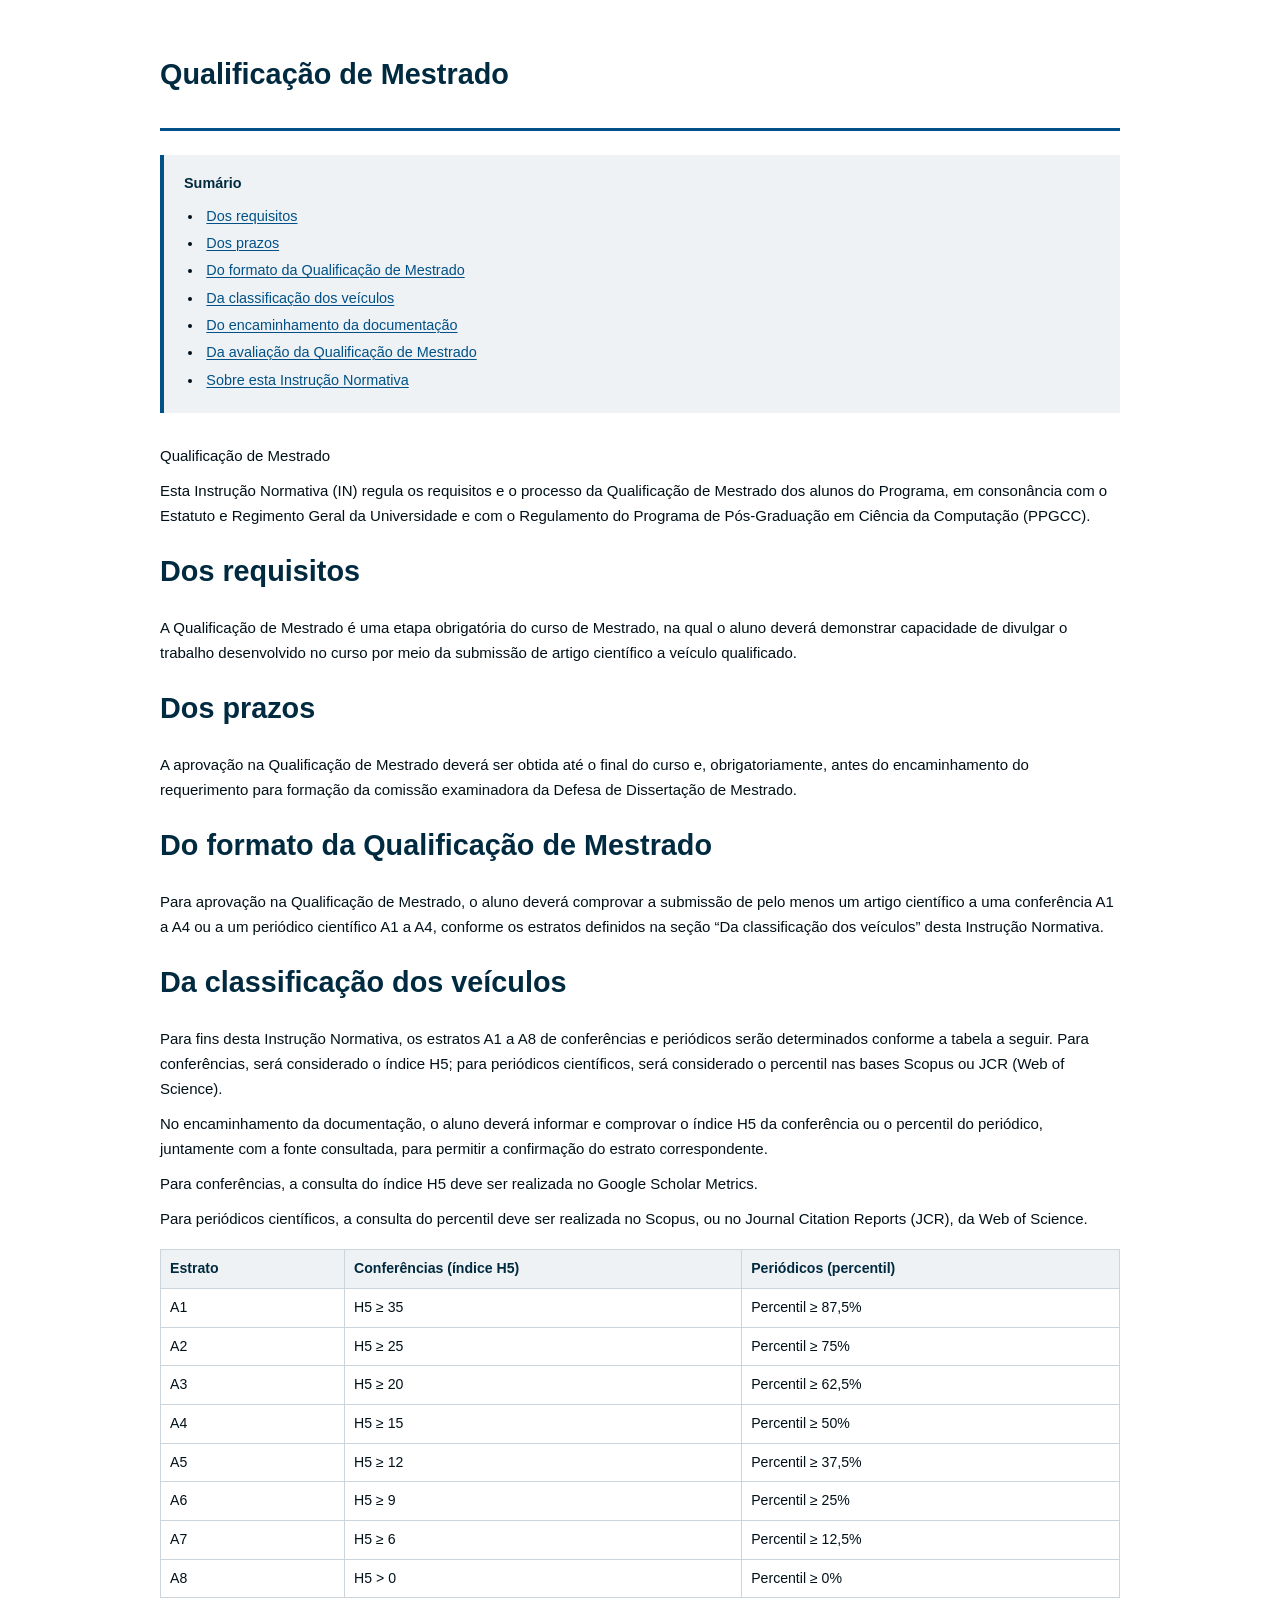
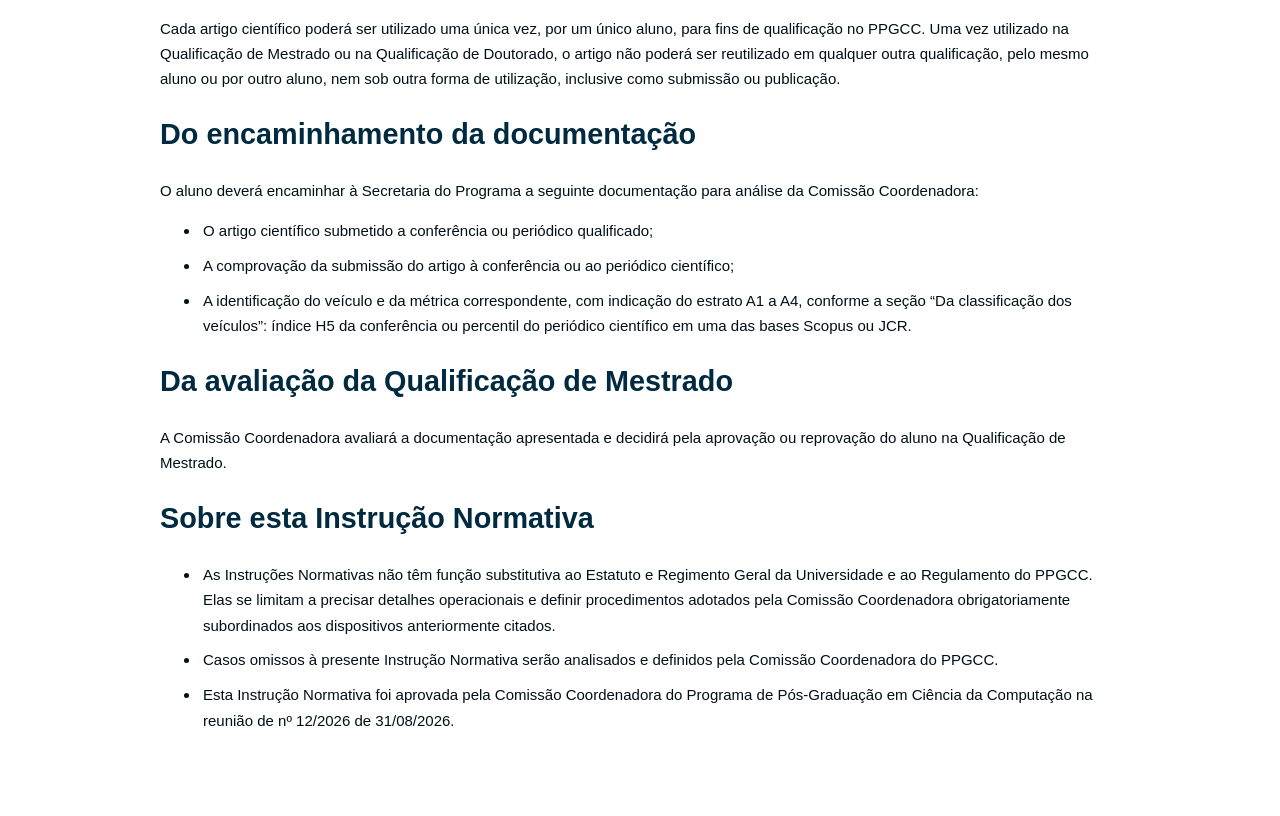
<file: documentos/qualificacao-mestrado.html>
<!DOCTYPE html>
<html xmlns="http://www.w3.org/1999/xhtml" lang="" xml:lang="">
<head>
  <meta charset="utf-8" />
  <meta name="generator" content="pandoc" />
  <meta name="viewport" content="width=device-width, initial-scale=1.0, user-scalable=yes" />
  <title>Qualificação de Mestrado</title>
  <style>
    code{white-space: pre-wrap;}
    span.smallcaps{font-variant: small-caps;}
    div.columns{display: flex; gap: min(4vw, 1.5em);}
    div.column{flex: auto; overflow-x: auto;}
    div.hanging-indent{margin-left: 1.5em; text-indent: -1.5em;}
    /* The extra [class] is a hack that increases specificity enough to
       override a similar rule in reveal.js */
    ul.task-list[class]{list-style: none;}
    ul.task-list li input[type="checkbox"] {
      font-size: inherit;
      width: 0.8em;
      margin: 0 0.8em 0.2em -1.6em;
      vertical-align: middle;
    }
    .display.math{display: block; text-align: center; margin: 0.5rem auto;}
  </style>
  <link rel="stylesheet" href="../assets/documento.css" />
</head>
<body>
<header id="title-block-header">
<h1 class="title">Qualificação de Mestrado</h1>
</header>
<nav id="TOC" role="doc-toc">
<ul>
<li><a href="#dos-requisitos" id="toc-dos-requisitos">Dos
requisitos</a></li>
<li><a href="#dos-prazos" id="toc-dos-prazos">Dos prazos</a></li>
<li><a href="#do-formato-da-qualificação-de-mestrado"
id="toc-do-formato-da-qualificação-de-mestrado">Do formato da
Qualificação de Mestrado</a></li>
<li><a href="#da-classificação-dos-veículos"
id="toc-da-classificação-dos-veículos">Da classificação dos
veículos</a></li>
<li><a href="#do-encaminhamento-da-documentação"
id="toc-do-encaminhamento-da-documentação">Do encaminhamento da
documentação</a></li>
<li><a href="#da-avaliação-da-qualificação-de-mestrado"
id="toc-da-avaliação-da-qualificação-de-mestrado">Da avaliação da
Qualificação de Mestrado</a></li>
<li><a href="#sobre-esta-instrução-normativa"
id="toc-sobre-esta-instrução-normativa">Sobre esta Instrução
Normativa</a></li>
</ul>
</nav>
<p>Qualificação de Mestrado</p>
<p>Esta Instrução Normativa (IN) regula os requisitos e o processo da
Qualificação de Mestrado dos alunos do Programa, em consonância com o
Estatuto e Regimento Geral da Universidade e com o Regulamento do
Programa de Pós-Graduação em Ciência da Computação (PPGCC).</p>
<section id="dos-requisitos" class="level1">
<h1>Dos requisitos</h1>
<p>A Qualificação de Mestrado é uma etapa obrigatória do curso de
Mestrado, na qual o aluno deverá demonstrar capacidade de divulgar o
trabalho desenvolvido no curso por meio da submissão de artigo
científico a veículo qualificado.</p>
</section>
<section id="dos-prazos" class="level1">
<h1>Dos prazos</h1>
<p>A aprovação na Qualificação de Mestrado deverá ser obtida até o final
do curso e, obrigatoriamente, antes do encaminhamento do requerimento
para formação da comissão examinadora da Defesa de Dissertação de
Mestrado.</p>
</section>
<section id="do-formato-da-qualificação-de-mestrado" class="level1">
<h1>Do formato da Qualificação de Mestrado</h1>
<p>Para aprovação na Qualificação de Mestrado, o aluno deverá comprovar
a submissão de pelo menos um artigo científico a uma conferência A1 a A4
ou a um periódico científico A1 a A4, conforme os estratos definidos na
seção “Da classificação dos veículos” desta Instrução Normativa.</p>
</section>
<section id="da-classificação-dos-veículos" class="level1">
<h1>Da classificação dos veículos</h1>
<p>Para fins desta Instrução Normativa, os estratos A1 a A8 de
conferências e periódicos serão determinados conforme a tabela a seguir.
Para conferências, será considerado o índice H5; para periódicos
científicos, será considerado o percentil nas bases Scopus ou JCR (Web
of Science).</p>
<p>No encaminhamento da documentação, o aluno deverá informar e
comprovar o índice H5 da conferência ou o percentil do periódico,
juntamente com a fonte consultada, para permitir a confirmação do
estrato correspondente. </p>
<p>Para conferências, a consulta do índice H5 deve ser realizada no
Google Scholar Metrics.</p>
<p>Para periódicos científicos, a consulta do percentil deve ser
realizada no Scopus, ou no Journal Citation Reports (JCR), da Web of
Science.</p>
<table>
<colgroup>
<col style="width: 19%" />
<col style="width: 41%" />
<col style="width: 39%" />
</colgroup>
<thead>
<tr>
<th><strong>Estrato</strong></th>
<th><strong>Conferências (índice H5)</strong></th>
<th><strong>Periódicos (percentil)</strong></th>
</tr>
</thead>
<tbody>
<tr>
<td>A1</td>
<td>H5 ≥ 35</td>
<td>Percentil ≥ 87,5%</td>
</tr>
<tr>
<td>A2</td>
<td>H5 ≥ 25</td>
<td>Percentil ≥ 75%</td>
</tr>
<tr>
<td>A3</td>
<td>H5 ≥ 20</td>
<td>Percentil ≥ 62,5%</td>
</tr>
<tr>
<td>A4</td>
<td>H5 ≥ 15</td>
<td>Percentil ≥ 50%</td>
</tr>
<tr>
<td>A5</td>
<td>H5 ≥ 12</td>
<td>Percentil ≥ 37,5%</td>
</tr>
<tr>
<td>A6</td>
<td>H5 ≥ 9</td>
<td>Percentil ≥ 25%</td>
</tr>
<tr>
<td>A7</td>
<td>H5 ≥ 6</td>
<td>Percentil ≥ 12,5%</td>
</tr>
<tr>
<td>A8</td>
<td>H5 &gt; 0</td>
<td>Percentil ≥ 0%</td>
</tr>
</tbody>
</table>
<p>Cada artigo científico poderá ser utilizado uma única vez, por um
único aluno, para fins de qualificação no PPGCC. Uma vez utilizado na
Qualificação de Mestrado ou na Qualificação de Doutorado, o artigo não
poderá ser reutilizado em qualquer outra qualificação, pelo mesmo aluno
ou por outro aluno, nem sob outra forma de utilização, inclusive como
submissão ou publicação.</p>
</section>
<section id="do-encaminhamento-da-documentação" class="level1">
<h1>Do encaminhamento da documentação</h1>
<p>O aluno deverá encaminhar à Secretaria do Programa a seguinte
documentação para análise da Comissão Coordenadora:</p>
<ul>
<li><p>O artigo científico submetido a conferência ou periódico
qualificado;</p></li>
<li><p>A comprovação da submissão do artigo à conferência ou ao
periódico científico;</p></li>
<li><p>A identificação do veículo e da métrica correspondente, com
indicação do estrato A1 a A4, conforme a seção “Da classificação dos
veículos”: índice H5 da conferência ou percentil do periódico científico
em uma das bases Scopus ou JCR.</p></li>
</ul>
</section>
<section id="da-avaliação-da-qualificação-de-mestrado" class="level1">
<h1>Da avaliação da Qualificação de Mestrado</h1>
<p>A Comissão Coordenadora avaliará a documentação apresentada e
decidirá pela aprovação ou reprovação do aluno na Qualificação de
Mestrado.</p>
</section>
<section id="sobre-esta-instrução-normativa" class="level1">
<h1>Sobre esta Instrução Normativa</h1>
<ul>
<li><p>As Instruções Normativas não têm função substitutiva ao Estatuto
e Regimento Geral da Universidade e ao Regulamento do PPGCC. Elas se
limitam a precisar detalhes operacionais e definir procedimentos
adotados pela Comissão Coordenadora obrigatoriamente subordinados aos
dispositivos anteriormente citados.</p></li>
<li><p>Casos omissos à presente Instrução Normativa serão analisados e
definidos pela Comissão Coordenadora do PPGCC.</p></li>
<li><p>Esta Instrução Normativa foi aprovada pela Comissão Coordenadora
do Programa de Pós-Graduação em Ciência da Computação na reunião de nº
12/2026 de 31/08/2026.</p></li>
</ul>
</section>
</body>
</html>
</file>
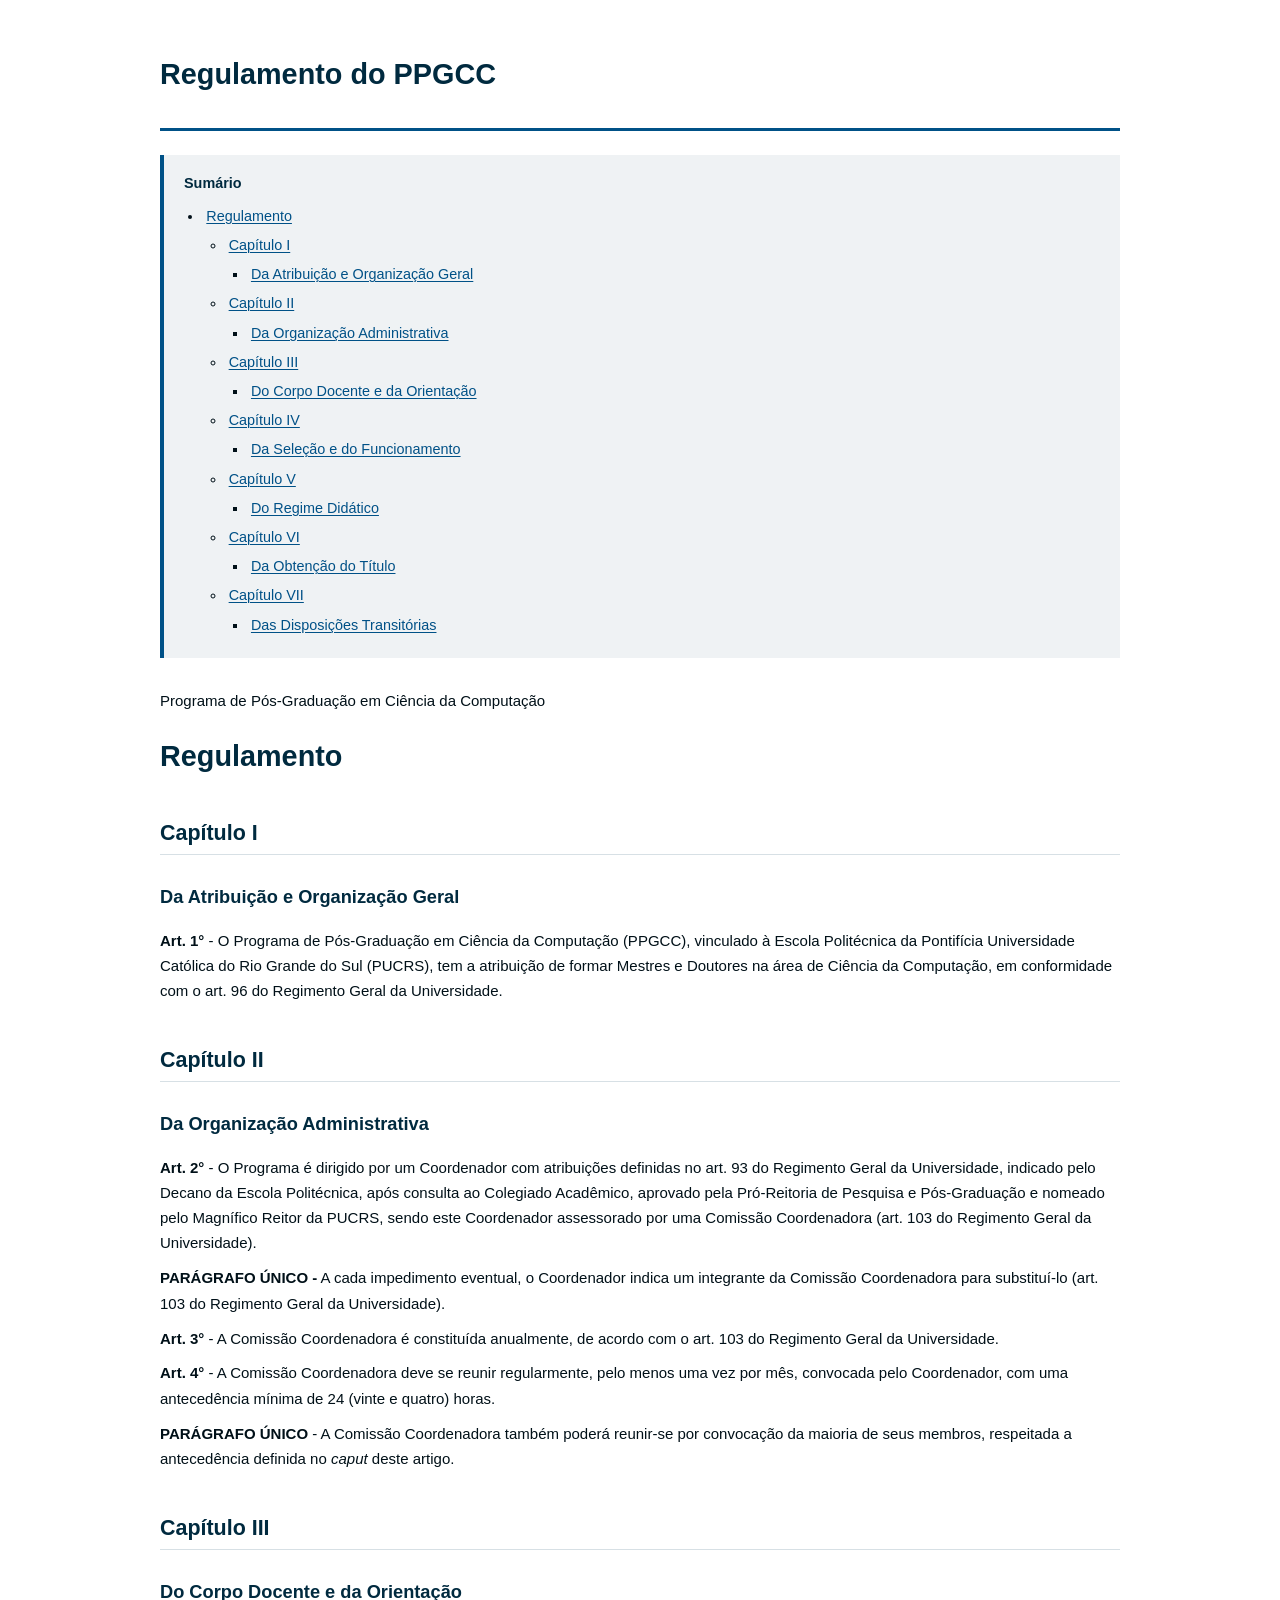
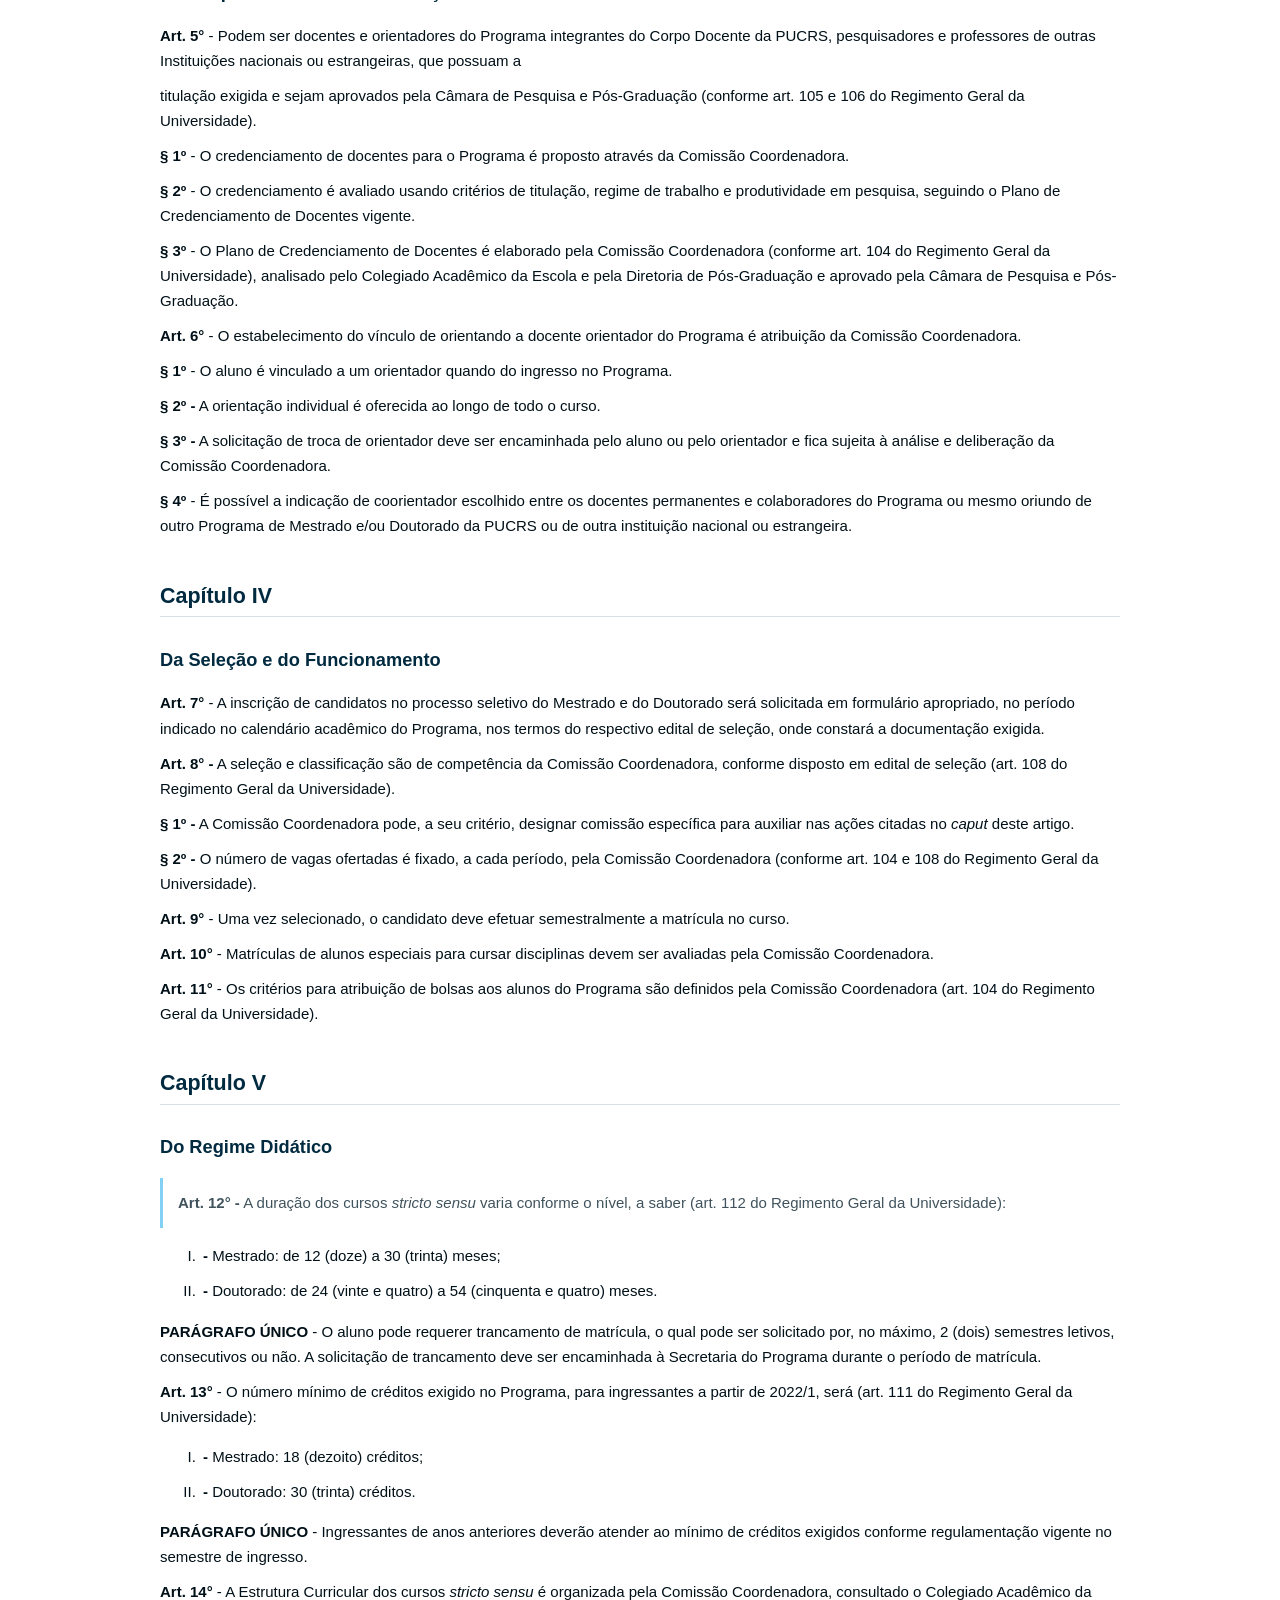
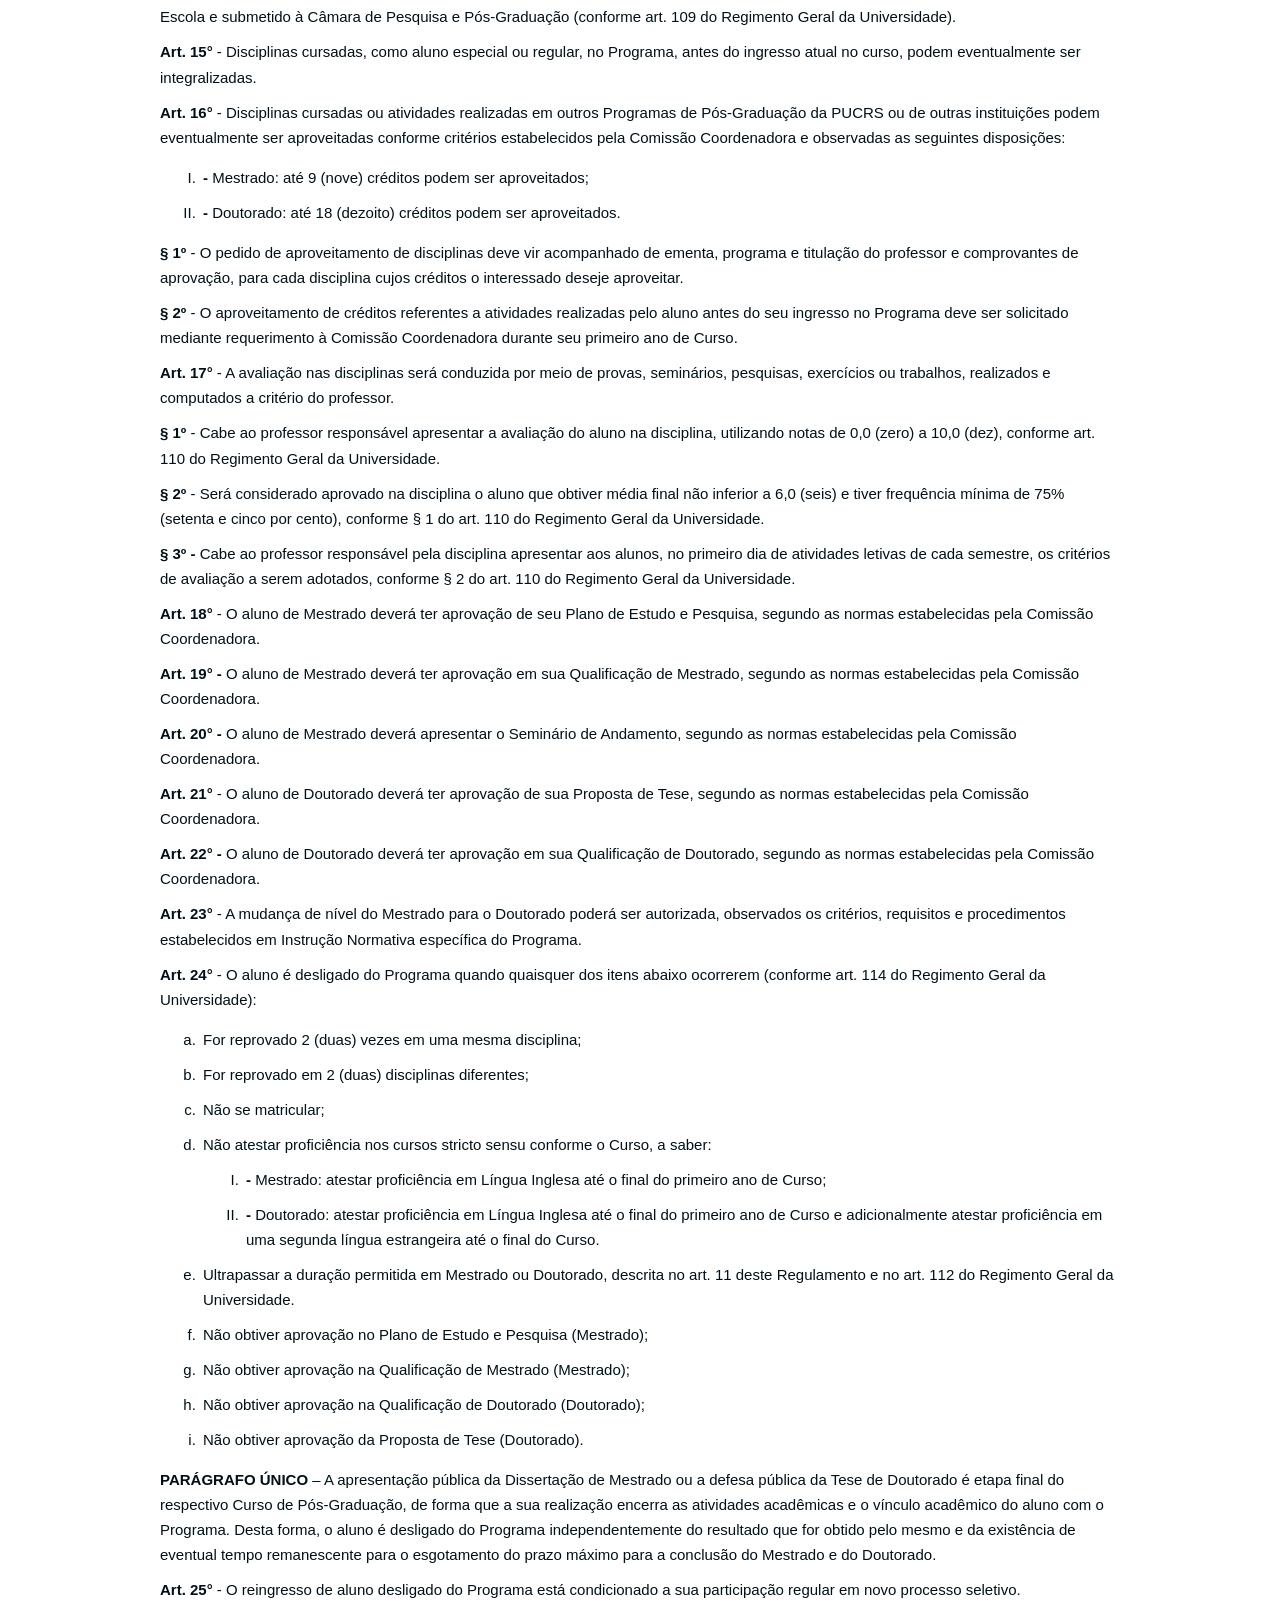
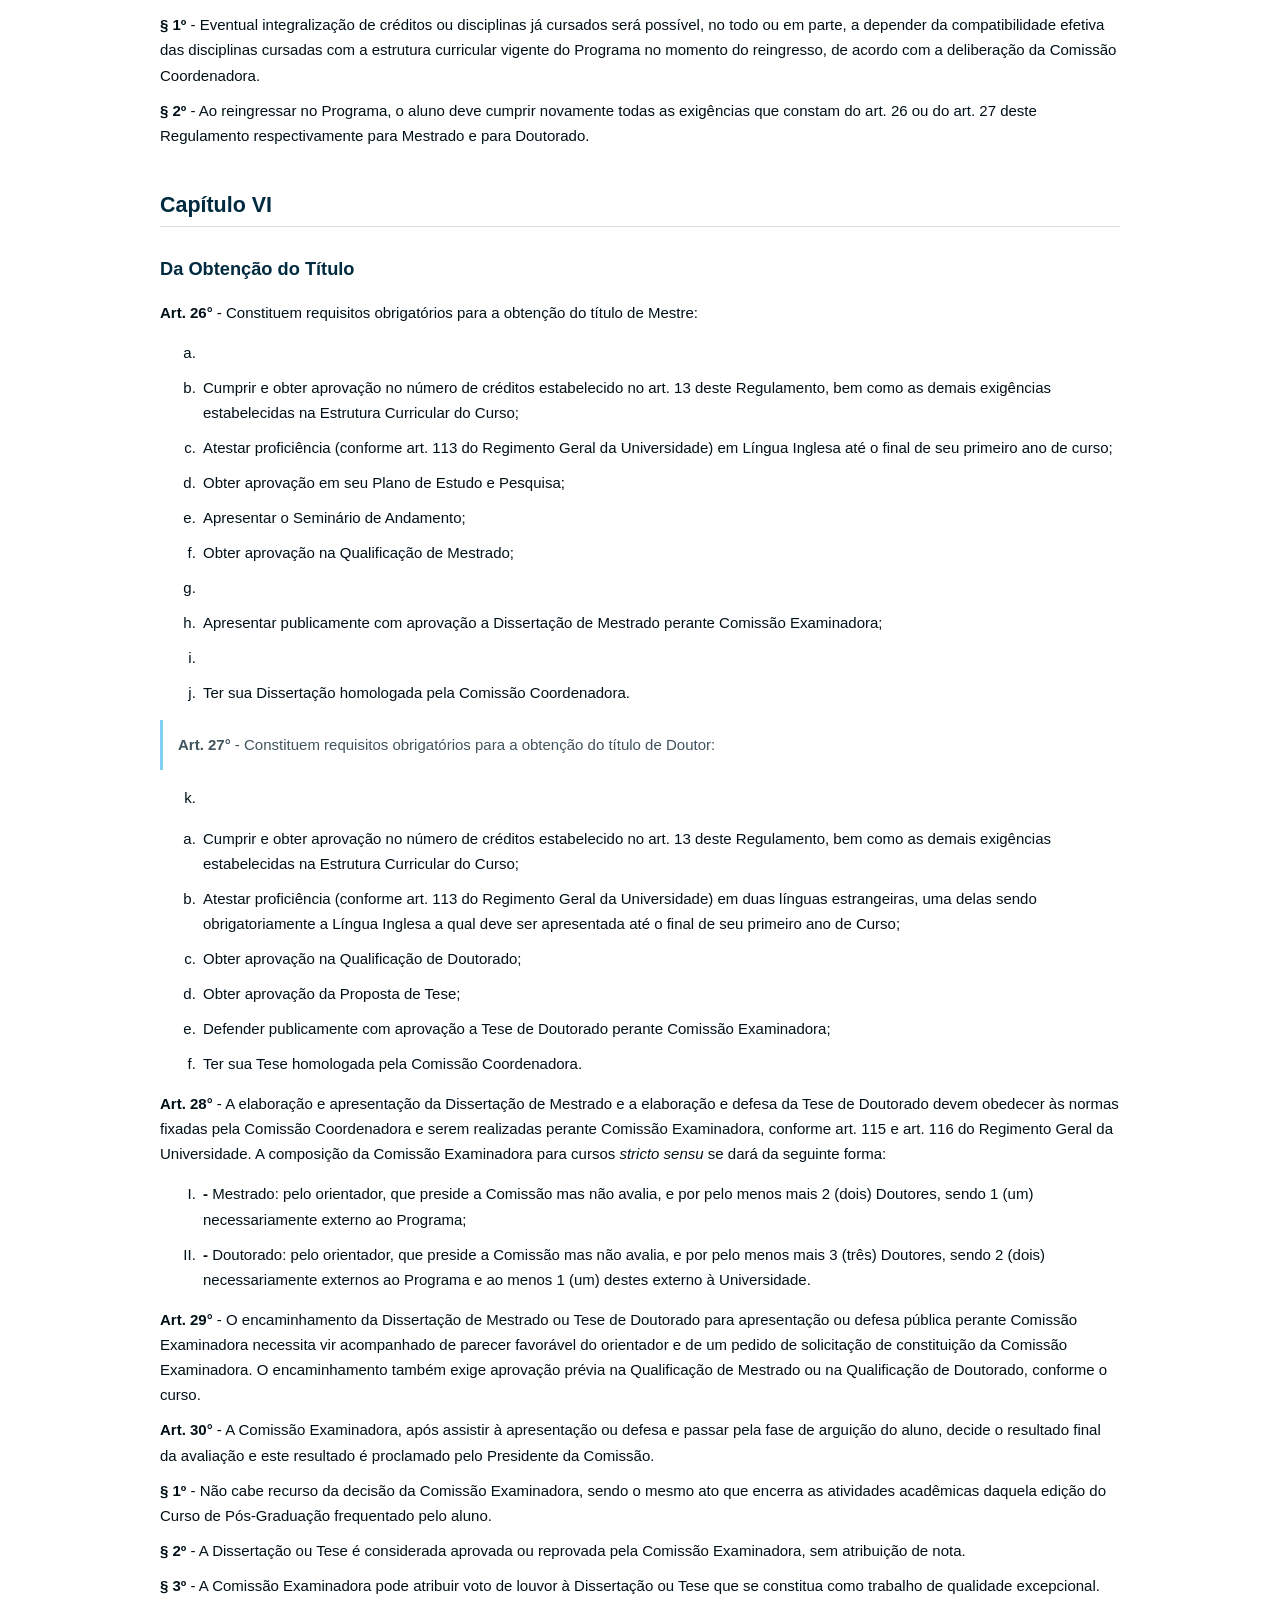
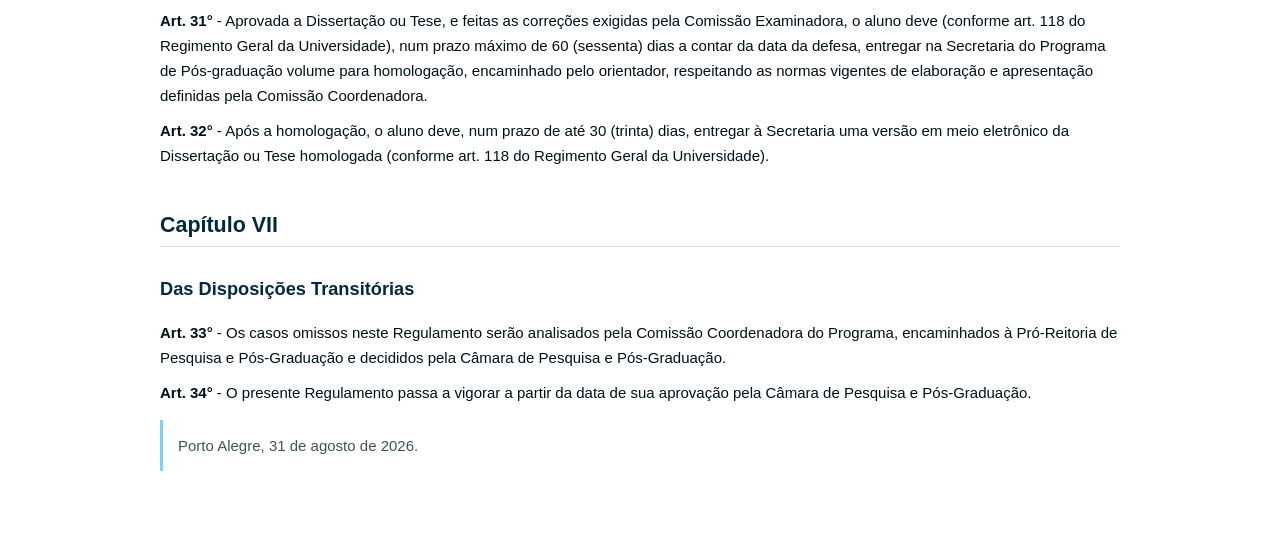
<file: documentos/regulamento.html>
<!DOCTYPE html>
<html xmlns="http://www.w3.org/1999/xhtml" lang="" xml:lang="">
<head>
  <meta charset="utf-8" />
  <meta name="generator" content="pandoc" />
  <meta name="viewport" content="width=device-width, initial-scale=1.0, user-scalable=yes" />
  <title>Regulamento do PPGCC</title>
  <style>
    code{white-space: pre-wrap;}
    span.smallcaps{font-variant: small-caps;}
    div.columns{display: flex; gap: min(4vw, 1.5em);}
    div.column{flex: auto; overflow-x: auto;}
    div.hanging-indent{margin-left: 1.5em; text-indent: -1.5em;}
    /* The extra [class] is a hack that increases specificity enough to
       override a similar rule in reveal.js */
    ul.task-list[class]{list-style: none;}
    ul.task-list li input[type="checkbox"] {
      font-size: inherit;
      width: 0.8em;
      margin: 0 0.8em 0.2em -1.6em;
      vertical-align: middle;
    }
    .display.math{display: block; text-align: center; margin: 0.5rem auto;}
  </style>
  <link rel="stylesheet" href="../assets/documento.css" />
</head>
<body>
<header id="title-block-header">
<h1 class="title">Regulamento do PPGCC</h1>
</header>
<nav id="TOC" role="doc-toc">
<ul>
<li><a href="#regulamento" id="toc-regulamento">Regulamento</a>
<ul>
<li><a href="#capítulo-i" id="toc-capítulo-i">Capítulo I</a>
<ul>
<li><a href="#da-atribuição-e-organização-geral"
id="toc-da-atribuição-e-organização-geral">Da Atribuição e Organização
Geral</a></li>
</ul></li>
<li><a href="#capítulo-ii" id="toc-capítulo-ii">Capítulo II</a>
<ul>
<li><a href="#da-organização-administrativa"
id="toc-da-organização-administrativa">Da Organização
Administrativa</a></li>
</ul></li>
<li><a href="#capítulo-iii" id="toc-capítulo-iii">Capítulo III</a>
<ul>
<li><a href="#do-corpo-docente-e-da-orientação"
id="toc-do-corpo-docente-e-da-orientação">Do Corpo Docente e da
Orientação</a></li>
</ul></li>
<li><a href="#capítulo-iv" id="toc-capítulo-iv">Capítulo IV</a>
<ul>
<li><a href="#da-seleção-e-do-funcionamento"
id="toc-da-seleção-e-do-funcionamento">Da Seleção e do
Funcionamento</a></li>
</ul></li>
<li><a href="#capítulo-v" id="toc-capítulo-v">Capítulo V</a>
<ul>
<li><a href="#do-regime-didático" id="toc-do-regime-didático">Do Regime
Didático</a></li>
</ul></li>
<li><a href="#capítulo-vi" id="toc-capítulo-vi">Capítulo VI</a>
<ul>
<li><a href="#da-obtenção-do-título" id="toc-da-obtenção-do-título">Da
Obtenção do Título</a></li>
</ul></li>
<li><a href="#capítulo-vii" id="toc-capítulo-vii">Capítulo VII</a>
<ul>
<li><a href="#das-disposições-transitórias"
id="toc-das-disposições-transitórias">Das Disposições
Transitórias</a></li>
</ul></li>
</ul></li>
</ul>
</nav>
<p>Programa de Pós-Graduação em Ciência da Computação</p>
<section id="regulamento" class="level1">
<h1>Regulamento</h1>
<section id="capítulo-i" class="level2">
<h2>Capítulo I</h2>
<section id="da-atribuição-e-organização-geral" class="level3">
<h3>Da Atribuição e Organização Geral</h3>
<p><strong>Art. 1°</strong> - O Programa de Pós-Graduação em Ciência da
Computação (PPGCC), vinculado à Escola Politécnica da Pontifícia
Universidade Católica do Rio Grande do Sul (PUCRS), tem a atribuição de
formar Mestres e Doutores na área de Ciência da Computação, em
conformidade com o art. 96 do Regimento Geral da Universidade.</p>
</section>
</section>
<section id="capítulo-ii" class="level2">
<h2>Capítulo II</h2>
<section id="da-organização-administrativa" class="level3">
<h3>Da Organização Administrativa</h3>
<p><strong>Art. 2°</strong> - O Programa é dirigido por um Coordenador
com atribuições definidas no art. 93 do Regimento Geral da Universidade,
indicado pelo Decano da Escola Politécnica, após consulta ao Colegiado
Acadêmico, aprovado pela Pró-Reitoria de Pesquisa e Pós-Graduação e
nomeado pelo Magnífico Reitor da PUCRS, sendo este Coordenador
assessorado por uma Comissão Coordenadora (art. 103 do Regimento Geral
da Universidade).</p>
<p><strong>PARÁGRAFO ÚNICO -</strong> A cada impedimento eventual, o
Coordenador indica um integrante da Comissão Coordenadora para
substituí-lo (art. 103 do Regimento Geral da Universidade).</p>
<p><strong>Art. 3°</strong> - A Comissão Coordenadora é constituída
anualmente, de acordo com o art. 103 do Regimento Geral da
Universidade.</p>
<p><strong>Art. 4°</strong> - A Comissão Coordenadora deve se reunir
regularmente, pelo menos uma vez por mês, convocada pelo Coordenador,
com uma antecedência mínima de 24 (vinte e quatro) horas.</p>
<p><strong>PARÁGRAFO ÚNICO</strong> - A Comissão Coordenadora também
poderá reunir-se por convocação da maioria de seus membros, respeitada a
antecedência definida no <em>caput</em> deste artigo.</p>
</section>
</section>
<section id="capítulo-iii" class="level2">
<h2>Capítulo III</h2>
<section id="do-corpo-docente-e-da-orientação" class="level3">
<h3>Do Corpo Docente e da Orientação</h3>
<p><strong>Art. 5°</strong> - Podem ser docentes e orientadores do
Programa integrantes do Corpo Docente da PUCRS, pesquisadores e
professores de outras Instituições nacionais ou estrangeiras, que
possuam a</p>
<p>titulação exigida e sejam aprovados pela Câmara de Pesquisa e
Pós-Graduação (conforme art. 105 e 106 do Regimento Geral da
Universidade).</p>
<p><strong>§ 1º</strong> - O credenciamento de docentes para o Programa
é proposto através da Comissão Coordenadora.</p>
<p><strong>§ 2º</strong> - O credenciamento é avaliado usando critérios
de titulação, regime de trabalho e produtividade em pesquisa, seguindo o
Plano de Credenciamento de Docentes vigente.</p>
<p><strong>§ 3º</strong> - O Plano de Credenciamento de Docentes é
elaborado pela Comissão Coordenadora (conforme art. 104 do Regimento
Geral da Universidade), analisado pelo Colegiado Acadêmico da Escola e
pela Diretoria de Pós-Graduação e aprovado pela Câmara de Pesquisa e
Pós-Graduação.</p>
<p><strong>Art. 6°</strong> - O estabelecimento do vínculo de orientando
a docente orientador do Programa é atribuição da Comissão
Coordenadora.</p>
<p><strong>§ 1º</strong> - O aluno é vinculado a um orientador quando do
ingresso no Programa.</p>
<p><strong>§ 2º -</strong> A orientação individual é oferecida ao longo
de todo o curso.</p>
<p><strong>§ 3º -</strong> A solicitação de troca de orientador deve ser
encaminhada pelo aluno ou pelo orientador e fica sujeita à análise e
deliberação da Comissão Coordenadora.</p>
<p><strong>§ 4º</strong> - É possível a indicação de coorientador
escolhido entre os docentes permanentes e colaboradores do Programa ou
mesmo oriundo de outro Programa de Mestrado e/ou Doutorado da PUCRS ou
de outra instituição nacional ou estrangeira.</p>
</section>
</section>
<section id="capítulo-iv" class="level2">
<h2>Capítulo IV</h2>
<section id="da-seleção-e-do-funcionamento" class="level3">
<h3>Da Seleção e do Funcionamento</h3>
<p><strong>Art. 7°</strong> - A inscrição de candidatos no processo
seletivo do Mestrado e do Doutorado será solicitada em formulário
apropriado, no período indicado no calendário acadêmico do Programa, nos
termos do respectivo edital de seleção, onde constará a documentação
exigida.</p>
<p><strong>Art. 8° -</strong> A seleção e classificação são de
competência da Comissão Coordenadora, conforme disposto em edital de
seleção (art. 108 do Regimento Geral da Universidade).</p>
<p><strong>§ 1º -</strong> A Comissão Coordenadora pode, a seu critério,
designar comissão específica para auxiliar nas ações citadas no
<em>caput</em> deste artigo.</p>
<p><strong>§ 2º -</strong> O número de vagas ofertadas é fixado, a cada
período, pela Comissão Coordenadora (conforme art. 104 e 108 do
Regimento Geral da Universidade).</p>
<p><strong>Art. 9°</strong> - Uma vez selecionado, o candidato deve
efetuar semestralmente a matrícula no curso.</p>
<p><strong>Art. 10°</strong> - Matrículas de alunos especiais para
cursar disciplinas devem ser avaliadas pela Comissão Coordenadora.</p>
<p><strong>Art. 11°</strong> - Os critérios para atribuição de bolsas
aos alunos do Programa são definidos pela Comissão Coordenadora (art.
104 do Regimento Geral da Universidade).</p>
</section>
</section>
<section id="capítulo-v" class="level2">
<h2>Capítulo V</h2>
<section id="do-regime-didático" class="level3">
<h3>Do Regime Didático</h3>
<blockquote>
<p><strong>Art. 12° -</strong> A duração dos cursos <em>stricto
sensu</em> varia conforme o nível, a saber (art. 112 do Regimento Geral
da Universidade):</p>
</blockquote>
<ol type="I">
<li><p><strong>-</strong> Mestrado: de 12 (doze) a 30 (trinta)
meses;</p></li>
<li><p><strong>-</strong> Doutorado: de 24 (vinte e quatro) a 54
(cinquenta e quatro) meses.</p></li>
</ol>
<p><strong>PARÁGRAFO ÚNICO</strong> - O aluno pode requerer trancamento
de matrícula, o qual pode ser solicitado por, no máximo, 2 (dois)
semestres letivos, consecutivos ou não. A solicitação de trancamento
deve ser encaminhada à Secretaria do Programa durante o período de
matrícula.</p>
<p><strong>Art. 13°</strong> - O número mínimo de créditos exigido no
Programa, para ingressantes a partir de 2022/1, será (art. 111 do
Regimento Geral da Universidade):</p>
<ol type="I">
<li><p><strong>-</strong> Mestrado: 18 (dezoito) créditos;</p></li>
<li><p><strong>-</strong> Doutorado: 30 (trinta) créditos.</p></li>
</ol>
<p><strong>PARÁGRAFO ÚNICO</strong> - Ingressantes de anos anteriores
deverão atender ao mínimo de créditos exigidos conforme regulamentação
vigente no semestre de ingresso.</p>
<p><strong>Art. 14°</strong> - A Estrutura Curricular dos cursos
<em>stricto sensu</em> é organizada pela Comissão Coordenadora,
consultado o Colegiado Acadêmico da Escola e submetido à Câmara de
Pesquisa e Pós-Graduação (conforme art. 109 do Regimento Geral da
Universidade).</p>
<p><strong>Art. 15°</strong> - Disciplinas cursadas, como aluno especial
ou regular, no Programa, antes do ingresso atual no curso, podem
eventualmente ser integralizadas.</p>
<p><strong>Art. 16°</strong> - Disciplinas cursadas ou atividades
realizadas em outros Programas de Pós-Graduação da PUCRS ou de outras
instituições podem eventualmente ser aproveitadas conforme critérios
estabelecidos pela Comissão Coordenadora e observadas as seguintes
disposições:</p>
<ol type="I">
<li><p><strong>-</strong> Mestrado: até 9 (nove) créditos podem ser
aproveitados;</p></li>
<li><p><strong>-</strong> Doutorado: até 18 (dezoito) créditos podem ser
aproveitados.</p></li>
</ol>
<p><strong>§ 1º</strong> - O pedido de aproveitamento de disciplinas
deve vir acompanhado de ementa, programa e titulação do professor e
comprovantes de aprovação, para cada disciplina cujos créditos o
interessado deseje aproveitar.</p>
<p><strong>§ 2º</strong> - O aproveitamento de créditos referentes a
atividades realizadas pelo aluno antes do seu ingresso no Programa deve
ser solicitado mediante requerimento à Comissão Coordenadora durante seu
primeiro ano de Curso.</p>
<p><strong>Art. 17°</strong> - A avaliação nas disciplinas será
conduzida por meio de provas, seminários, pesquisas, exercícios ou
trabalhos, realizados e computados a critério do professor.</p>
<p><strong>§ 1º</strong> - Cabe ao professor responsável apresentar a
avaliação do aluno na disciplina, utilizando notas de 0,0 (zero) a 10,0
(dez), conforme art. 110 do Regimento Geral da Universidade.</p>
<p><strong>§ 2º</strong> - Será considerado aprovado na disciplina o
aluno que obtiver média final não inferior a 6,0 (seis) e tiver
frequência mínima de 75% (setenta e cinco por cento), conforme § 1 do
art. 110 do Regimento Geral da Universidade.</p>
<p><strong>§ 3º -</strong> Cabe ao professor responsável pela disciplina
apresentar aos alunos, no primeiro dia de atividades letivas de cada
semestre, os critérios de avaliação a serem adotados, conforme § 2 do
art. 110 do Regimento Geral da Universidade.</p>
<p><strong>Art. 18°</strong> - O aluno de Mestrado deverá ter aprovação
de seu Plano de Estudo e Pesquisa, segundo as normas estabelecidas pela
Comissão Coordenadora.</p>
<p><strong>Art. 19° -</strong> O aluno de Mestrado deverá ter aprovação
em sua Qualificação de Mestrado, segundo as normas estabelecidas pela
Comissão Coordenadora.</p>
<p><strong>Art. 20° -</strong> O aluno de Mestrado deverá apresentar o
Seminário de Andamento, segundo as normas estabelecidas pela Comissão
Coordenadora.</p>
<p><strong>Art.</strong> <strong>21°</strong> - O aluno de Doutorado
deverá ter aprovação de sua Proposta de Tese, segundo as normas
estabelecidas pela Comissão Coordenadora.</p>
<p><strong>Art. 22° -</strong> O aluno de Doutorado deverá ter aprovação
em sua Qualificação de Doutorado, segundo as normas estabelecidas pela
Comissão Coordenadora.</p>
<p><strong>Art. 23°</strong> - A mudança de nível do Mestrado para o
Doutorado poderá ser autorizada, observados os critérios, requisitos e
procedimentos estabelecidos em Instrução Normativa específica do
Programa.</p>
<p><strong>Art. 24°</strong> - O aluno é desligado do Programa quando
quaisquer dos itens abaixo ocorrerem (conforme art. 114 do Regimento
Geral da Universidade):</p>
<ol type="a">
<li><p>For reprovado 2 (duas) vezes em uma mesma disciplina;</p></li>
<li><p>For reprovado em 2 (duas) disciplinas diferentes;</p></li>
<li><p>Não se matricular;</p></li>
<li><p>Não atestar proficiência nos cursos stricto sensu conforme o
Curso, a saber:</p>
<ol type="I">
<li><p><strong>-</strong> Mestrado: atestar proficiência em Língua
Inglesa até o final do primeiro ano de Curso;</p></li>
<li><p><strong>-</strong> Doutorado: atestar proficiência em Língua
Inglesa até o final do primeiro ano de Curso e adicionalmente atestar
proficiência em uma segunda língua estrangeira até o final do
Curso.</p></li>
</ol></li>
<li><p>Ultrapassar a duração permitida em Mestrado ou Doutorado,
descrita no art. 11 deste Regulamento e no art. 112 do Regimento Geral
da Universidade.</p></li>
<li><p>Não obtiver aprovação no Plano de Estudo e Pesquisa
(Mestrado);</p></li>
<li><p>Não obtiver aprovação na Qualificação de Mestrado
(Mestrado);</p></li>
<li><p>Não obtiver aprovação na Qualificação de Doutorado
(Doutorado);</p></li>
<li><p>Não obtiver aprovação da Proposta de Tese (Doutorado).</p></li>
</ol>
<p><strong>PARÁGRAFO ÚNICO</strong> – A apresentação pública da
Dissertação de Mestrado ou a defesa pública da Tese de Doutorado é etapa
final do respectivo Curso de Pós-Graduação, de forma que a sua
realização encerra as atividades acadêmicas e o vínculo acadêmico do
aluno com o Programa. Desta forma, o aluno é desligado do Programa
independentemente do resultado que for obtido pelo mesmo e da existência
de eventual tempo remanescente para o esgotamento do prazo máximo para a
conclusão do Mestrado e do Doutorado.</p>
<p><strong>Art.</strong> <strong>25°</strong> - O reingresso de aluno
desligado do Programa está condicionado a sua participação regular em
novo processo seletivo.</p>
<p><strong>§ 1º</strong> - Eventual integralização de créditos ou
disciplinas já cursados será possível, no todo ou em parte, a depender
da compatibilidade efetiva das disciplinas cursadas com a estrutura
curricular vigente do Programa no momento do reingresso, de acordo com a
deliberação da Comissão Coordenadora.</p>
<p><strong>§ 2º</strong> - Ao reingressar no Programa, o aluno deve
cumprir novamente todas as exigências que constam do art. 26 ou do art.
27 deste Regulamento respectivamente para Mestrado e para Doutorado.</p>
</section>
</section>
<section id="capítulo-vi" class="level2">
<h2>Capítulo VI</h2>
<section id="da-obtenção-do-título" class="level3">
<h3>Da Obtenção do Título</h3>
<p><strong>Art.</strong> <strong>26°</strong> - Constituem requisitos
obrigatórios para a obtenção do título de Mestre:</p>
<ol type="a">
<li></li>
<li><p>Cumprir e obter aprovação no número de créditos estabelecido no
art. 13 deste Regulamento, bem como as demais exigências estabelecidas
na Estrutura Curricular do Curso; </p></li>
<li><p>Atestar proficiência (conforme art. 113 do Regimento Geral da
Universidade) em Língua Inglesa até o final de seu primeiro ano de
curso;</p></li>
<li><p>Obter aprovação em seu Plano de Estudo e Pesquisa;</p></li>
<li><p>Apresentar o Seminário de Andamento;</p></li>
<li><p>Obter aprovação na Qualificação de Mestrado;</p></li>
<li></li>
<li><p>Apresentar publicamente com aprovação a Dissertação de Mestrado
perante Comissão Examinadora;</p></li>
<li></li>
<li><p>Ter sua Dissertação homologada pela Comissão
Coordenadora.</p></li>
</ol>
<blockquote>
<p><strong>Art.</strong> <strong>27°</strong> - Constituem requisitos
obrigatórios para a obtenção do título de Doutor: </p>
</blockquote>
<ol start="11" type="a">
<li></li>
</ol>
<ol type="a">
<li><p>Cumprir e obter aprovação no número de créditos estabelecido no
art. 13 deste Regulamento, bem como as demais exigências estabelecidas
na Estrutura Curricular do Curso;</p></li>
<li><p>Atestar proficiência (conforme art. 113 do Regimento Geral da
Universidade) em duas línguas estrangeiras, uma delas sendo
obrigatoriamente a Língua Inglesa a qual deve ser apresentada até o
final de seu primeiro ano de Curso;</p></li>
<li><p>Obter aprovação na Qualificação de Doutorado;</p></li>
<li><p>Obter aprovação da Proposta de Tese;</p></li>
<li><p>Defender publicamente com aprovação a Tese de Doutorado perante
Comissão Examinadora;</p></li>
<li><p>Ter sua Tese homologada pela Comissão Coordenadora.</p></li>
</ol>
<p><strong>Art. 28°</strong> - A elaboração e apresentação da
Dissertação de Mestrado e a elaboração e defesa da Tese de Doutorado
devem obedecer às normas fixadas pela Comissão Coordenadora e serem
realizadas perante Comissão Examinadora, conforme art. 115 e art. 116 do
Regimento Geral da Universidade. A composição da Comissão Examinadora
para cursos <em>stricto sensu</em> se dará da seguinte forma:</p>
<ol type="I">
<li><p><strong>-</strong> Mestrado: pelo orientador, que preside a
Comissão mas não avalia, e por pelo menos mais 2 (dois) Doutores, sendo
1 (um) necessariamente externo ao Programa;</p></li>
<li><p><strong>-</strong> Doutorado: pelo orientador, que preside a
Comissão mas não avalia, e por pelo menos mais 3 (três) Doutores, sendo
2 (dois) necessariamente externos ao Programa e ao menos 1 (um) destes
externo à Universidade.</p></li>
</ol>
<p><strong>Art. 29°</strong> - O encaminhamento da Dissertação de
Mestrado ou Tese de Doutorado para apresentação ou defesa pública
perante Comissão Examinadora necessita vir acompanhado de parecer
favorável do orientador e de um pedido de solicitação de constituição da
Comissão Examinadora. O encaminhamento também exige aprovação prévia na
Qualificação de Mestrado ou na Qualificação de Doutorado, conforme o
curso.</p>
<p><strong>Art. 30°</strong> - A Comissão Examinadora, após assistir à
apresentação ou defesa e passar pela fase de arguição do aluno, decide o
resultado final da avaliação e este resultado é proclamado pelo
Presidente da Comissão.</p>
<p><strong>§ 1º</strong> - Não cabe recurso da decisão da Comissão
Examinadora, sendo o mesmo ato que encerra as atividades acadêmicas
daquela edição do Curso de Pós-Graduação frequentado pelo aluno.</p>
<p><strong>§ 2º</strong> - A Dissertação ou Tese é considerada aprovada
ou reprovada pela Comissão Examinadora, sem atribuição de nota.</p>
<p><strong>§ 3º</strong> - A Comissão Examinadora pode atribuir voto de
louvor à Dissertação ou Tese que se constitua como trabalho de qualidade
excepcional.</p>
<p><strong>Art. 31°</strong> - Aprovada a Dissertação ou Tese, e feitas
as correções exigidas pela Comissão Examinadora, o aluno deve (conforme
art. 118 do Regimento Geral da Universidade), num prazo máximo de 60
(sessenta) dias a contar da data da defesa, entregar na Secretaria do
Programa de Pós-graduação volume para homologação, encaminhado pelo
orientador, respeitando as normas vigentes de elaboração e apresentação
definidas pela Comissão Coordenadora.</p>
<p><strong>Art. 32°</strong> - Após a homologação, o aluno deve, num
prazo de até 30 (trinta) dias, entregar à Secretaria uma versão em meio
eletrônico da Dissertação ou Tese homologada (conforme art. 118 do
Regimento Geral da Universidade).</p>
</section>
</section>
<section id="capítulo-vii" class="level2">
<h2>Capítulo VII</h2>
<section id="das-disposições-transitórias" class="level3">
<h3>Das Disposições Transitórias</h3>
<p><strong>Art. 33°</strong> - Os casos omissos neste Regulamento serão
analisados pela Comissão Coordenadora do Programa, encaminhados à
Pró-Reitoria de Pesquisa e Pós-Graduação e decididos pela Câmara de
Pesquisa e Pós-Graduação.</p>
<p><strong>Art.</strong> <strong>34°</strong> - O presente Regulamento
passa a vigorar a partir da data de sua aprovação pela Câmara de
Pesquisa e Pós-Graduação.</p>
<blockquote>
<p>Porto Alegre, 31 de agosto de 2026.</p>
</blockquote>
</section>
</section>
</section>
</body>
</html>
</file>
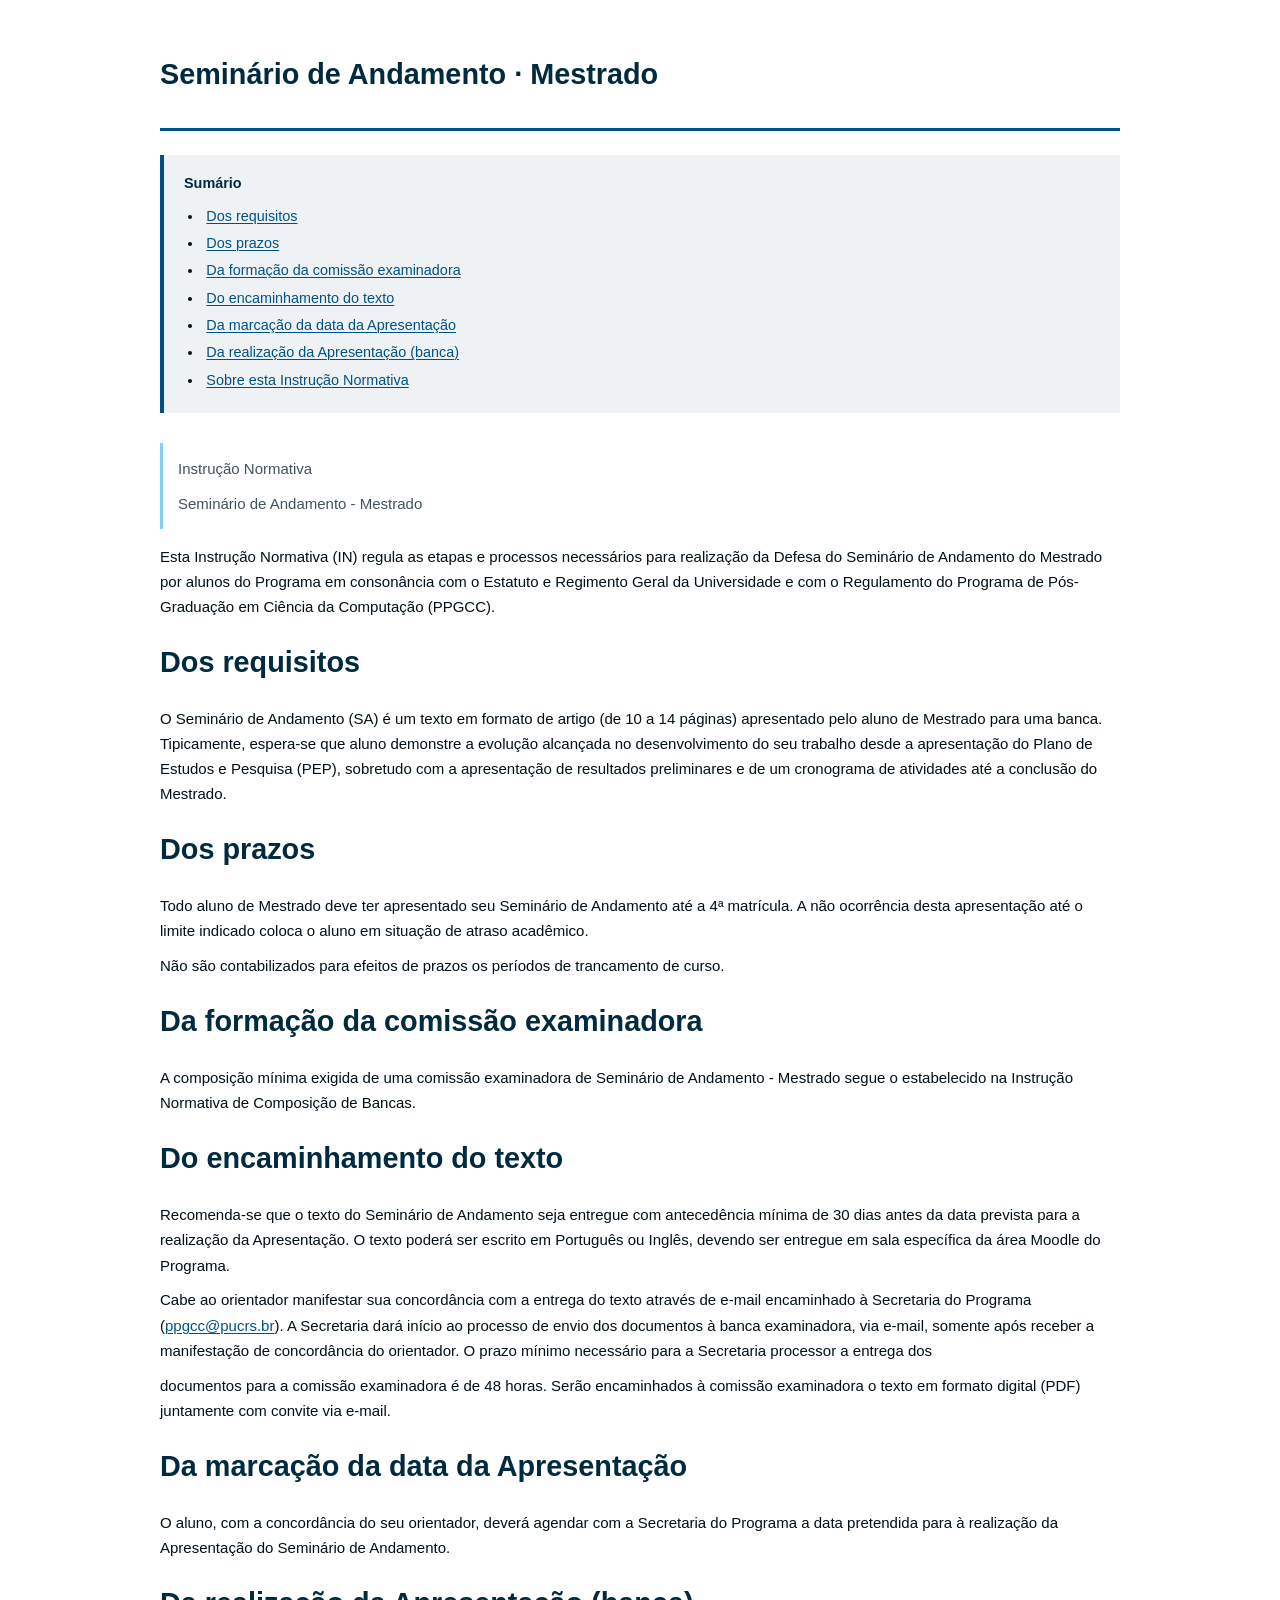
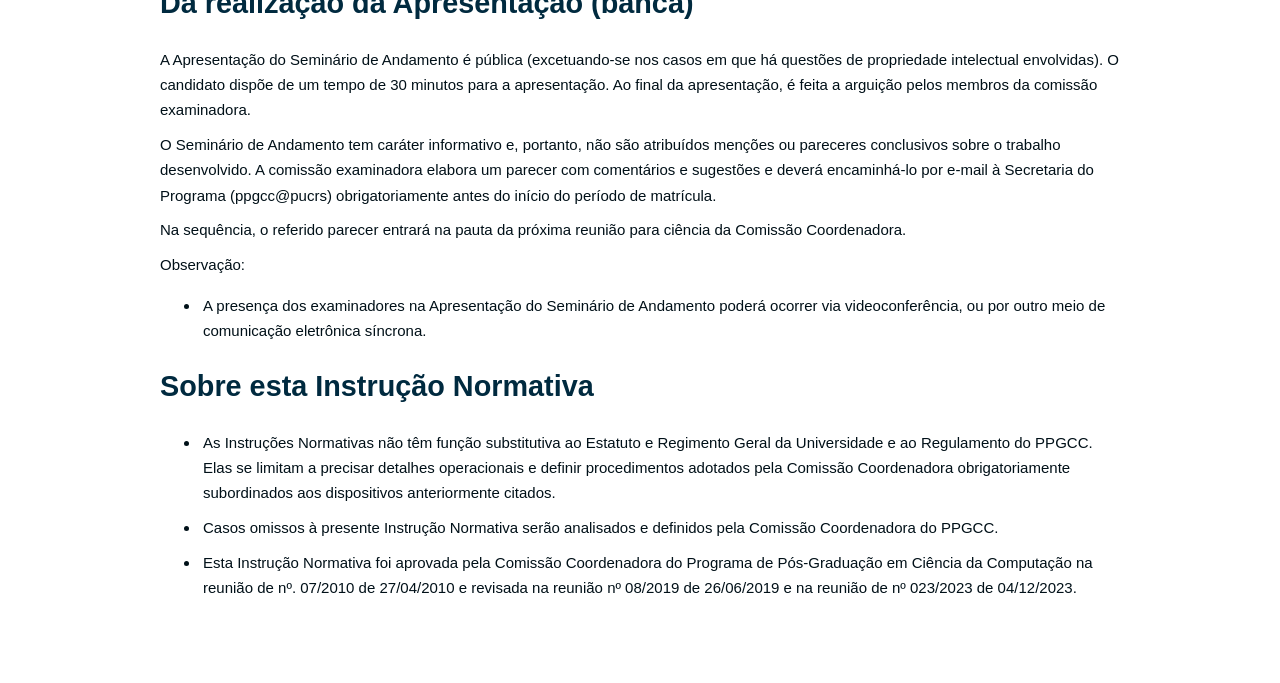
<file: documentos/seminario-andamento.html>
<!DOCTYPE html>
<html xmlns="http://www.w3.org/1999/xhtml" lang="" xml:lang="">
<head>
  <meta charset="utf-8" />
  <meta name="generator" content="pandoc" />
  <meta name="viewport" content="width=device-width, initial-scale=1.0, user-scalable=yes" />
  <title>Seminário de Andamento · Mestrado</title>
  <style>
    code{white-space: pre-wrap;}
    span.smallcaps{font-variant: small-caps;}
    div.columns{display: flex; gap: min(4vw, 1.5em);}
    div.column{flex: auto; overflow-x: auto;}
    div.hanging-indent{margin-left: 1.5em; text-indent: -1.5em;}
    /* The extra [class] is a hack that increases specificity enough to
       override a similar rule in reveal.js */
    ul.task-list[class]{list-style: none;}
    ul.task-list li input[type="checkbox"] {
      font-size: inherit;
      width: 0.8em;
      margin: 0 0.8em 0.2em -1.6em;
      vertical-align: middle;
    }
    .display.math{display: block; text-align: center; margin: 0.5rem auto;}
  </style>
  <link rel="stylesheet" href="../assets/documento.css" />
</head>
<body>
<header id="title-block-header">
<h1 class="title">Seminário de Andamento · Mestrado</h1>
</header>
<nav id="TOC" role="doc-toc">
<ul>
<li><a href="#dos-requisitos" id="toc-dos-requisitos">Dos
requisitos</a></li>
<li><a href="#dos-prazos" id="toc-dos-prazos">Dos prazos</a></li>
<li><a href="#da-formação-da-comissão-examinadora"
id="toc-da-formação-da-comissão-examinadora">Da formação da comissão
examinadora</a></li>
<li><a href="#do-encaminhamento-do-texto"
id="toc-do-encaminhamento-do-texto">Do encaminhamento do texto</a></li>
<li><a href="#da-marcação-da-data-da-apresentação"
id="toc-da-marcação-da-data-da-apresentação">Da marcação da data da
Apresentação</a></li>
<li><a href="#da-realização-da-apresentação-banca"
id="toc-da-realização-da-apresentação-banca">Da realização da
Apresentação (banca)</a></li>
<li><a href="#sobre-esta-instrução-normativa"
id="toc-sobre-esta-instrução-normativa">Sobre esta Instrução
Normativa</a></li>
</ul>
</nav>
<blockquote>
<p>Instrução Normativa</p>
<p>Seminário de Andamento - Mestrado</p>
</blockquote>
<p>Esta Instrução Normativa (IN) regula as etapas e processos
necessários para realização da Defesa do Seminário de Andamento do
Mestrado por alunos do Programa em consonância com o Estatuto e
Regimento Geral da Universidade e com o Regulamento do Programa de
Pós-Graduação em Ciência da Computação (PPGCC).</p>
<section id="dos-requisitos" class="level1">
<h1>Dos requisitos</h1>
<p>O Seminário de Andamento (SA) é um texto em formato de artigo (de 10
a 14 páginas) apresentado pelo aluno de Mestrado para uma banca.
Tipicamente, espera-se que aluno demonstre a evolução alcançada no
desenvolvimento do seu trabalho desde a apresentação do Plano de Estudos
e Pesquisa (PEP), sobretudo com a apresentação de resultados
preliminares e de um cronograma de atividades até a conclusão do
Mestrado.</p>
</section>
<section id="dos-prazos" class="level1">
<h1>Dos prazos</h1>
<p>Todo aluno de Mestrado deve ter apresentado seu Seminário de
Andamento até a 4ª matrícula. A não ocorrência desta apresentação até o
limite indicado coloca o aluno em situação de atraso acadêmico.</p>
<p>Não são contabilizados para efeitos de prazos os períodos de
trancamento de curso.</p>
</section>
<section id="da-formação-da-comissão-examinadora" class="level1">
<h1>Da formação da comissão examinadora</h1>
<p>A composição mínima exigida de uma comissão examinadora de Seminário
de Andamento - Mestrado segue o estabelecido na Instrução Normativa de
Composição de Bancas.</p>
</section>
<section id="do-encaminhamento-do-texto" class="level1">
<h1>Do encaminhamento do texto</h1>
<p>Recomenda-se que o texto do Seminário de Andamento seja entregue com
antecedência mínima de 30 dias antes da data prevista para a realização
da Apresentação. O texto poderá ser escrito em Português ou Inglês,
devendo ser entregue em sala específica da área Moodle do Programa.</p>
<p>Cabe ao orientador manifestar sua concordância com a entrega do texto
através de e-mail encaminhado à Secretaria do Programa (<a
href="mailto:ppgcc@pucrs.br">ppgcc@pucrs.br</a>). A Secretaria dará
início ao processo de envio dos documentos à banca examinadora, via
e-mail, somente após receber a manifestação de concordância do
orientador. O prazo mínimo necessário para a Secretaria processor a
entrega dos</p>
<p>documentos para a comissão examinadora é de 48 horas. Serão
encaminhados à comissão examinadora o texto em formato digital (PDF)
juntamente com convite via e-mail.</p>
</section>
<section id="da-marcação-da-data-da-apresentação" class="level1">
<h1>Da marcação da data da Apresentação</h1>
<p>O aluno, com a concordância do seu orientador, deverá agendar com a
Secretaria do Programa a data pretendida para à realização da
Apresentação do Seminário de Andamento.</p>
</section>
<section id="da-realização-da-apresentação-banca" class="level1">
<h1>Da realização da Apresentação (banca)</h1>
<p>A Apresentação do Seminário de Andamento é pública (excetuando-se nos
casos em que há questões de propriedade intelectual envolvidas). O
candidato dispõe de um tempo de 30 minutos para a apresentação. Ao final
da apresentação, é feita a arguição pelos membros da comissão
examinadora.</p>
<p>O Seminário de Andamento tem caráter informativo e, portanto, não são
atribuídos menções ou pareceres conclusivos sobre o trabalho
desenvolvido. A comissão examinadora elabora um parecer com comentários
e sugestões e deverá encaminhá-lo por e-mail à Secretaria do Programa
(ppgcc@pucrs) obrigatoriamente antes do início do período de
matrícula.</p>
<p>Na sequência, o referido parecer entrará na pauta da próxima reunião
para ciência da Comissão Coordenadora.</p>
<p>Observação:</p>
<ul>
<li><p>A presença dos examinadores na Apresentação do Seminário de
Andamento poderá ocorrer via videoconferência, ou por outro meio de
comunicação eletrônica síncrona.</p></li>
</ul>
</section>
<section id="sobre-esta-instrução-normativa" class="level1">
<h1>Sobre esta Instrução Normativa</h1>
<ul>
<li><p>As Instruções Normativas não têm função substitutiva ao Estatuto
e Regimento Geral da Universidade e ao Regulamento do PPGCC. Elas se
limitam a precisar detalhes operacionais e definir procedimentos
adotados pela Comissão Coordenadora obrigatoriamente subordinados aos
dispositivos anteriormente citados.</p></li>
<li><p>Casos omissos à presente Instrução Normativa serão analisados e
definidos pela Comissão Coordenadora do PPGCC.</p></li>
<li><p>Esta Instrução Normativa foi aprovada pela Comissão Coordenadora
do Programa de Pós-Graduação em Ciência da Computação na reunião de nº.
07/2010 de 27/04/2010 e revisada na reunião nº 08/2019 de 26/06/2019 e
na reunião de nº 023/2023 de 04/12/2023.</p></li>
</ul>
</section>
</body>
</html>
</file>
<file: assets/site.css>
*{box-sizing:border-box}html,body{height:100%;margin:0}body{font-family:Arial,Helvetica,sans-serif;color:#001018;background:#eff2f4}.app-shell{display:grid;grid-template-columns:310px minmax(0,1fr);height:100vh;min-height:560px}.sidebar{background:#002a3f;color:#fff;display:flex;flex-direction:column;min-height:0;padding:24px 18px 18px}.brand{padding:0 7px 20px}.brand-mark{display:inline-flex;align-items:center;justify-content:center;background:#83d0f5;color:#002a3f;border-radius:2px;padding:6px 10px;font-size:12px;font-weight:800;letter-spacing:.08em}.brand h1{font-size:20px;line-height:1.2;margin:14px 0 2px;color:#fff}.search-label{font-weight:700;font-size:11px;color:#c8d8e0;margin:0 6px 7px}.search-box{position:relative;margin:0 4px 10px}.search-box input{width:100%;border:1px solid #547181;border-radius:3px;padding:11px 12px;font:inherit;font-size:13px;outline:none;background:#123f54;color:#fff}.search-box input::placeholder{color:#c8d8e0}.search-box input:focus{border-color:#83d0f5;box-shadow:0 0 0 2px #83d0f533}.menu-count{font-size:10px;color:#adc3ce;padding:0 7px 10px}#document-nav{overflow:auto;min-height:0;flex:1;padding:0 2px}.menu-section{margin:0 0 14px}.menu-section h2{font-size:10px;text-transform:uppercase;letter-spacing:.09em;color:#83d0f5;margin:0;padding:8px}.doc-link{display:block;color:#e4eef2;text-decoration:none;padding:9px 10px;border-radius:2px;margin:2px 0;line-height:1.3;border-left:3px solid transparent}.doc-link:hover{background:#103d52;color:#fff}.doc-link.active{background:#005187;color:#fff;border-left-color:#83d0f5}.doc-title{display:block;font-size:12.5px;font-weight:700}.doc-version{display:block;font-size:10px;color:#b9d0db;margin-top:4px;letter-spacing:.055em}.doc-link.active .doc-version{color:#d8f1fd}.empty-state{display:none;padding:14px 8px;font-size:12px;color:#c8d8e0}.reader-shell{min-width:0;min-height:0;display:flex;flex-direction:column;padding:22px 26px 22px;gap:14px}.reader-header{display:flex;justify-content:space-between;align-items:center;gap:20px;padding:17px 21px;background:#005187;border-bottom:4px solid #83d0f5;color:#fff}.reader-header h2{font-size:22px;line-height:1.22;color:#fff;margin:0 0 5px}.reader-header p{font-size:11px;color:#d5edf9;margin:0;letter-spacing:.08em;font-weight:700}.open-link{flex:none;color:#fff;text-decoration:none;border:1px solid #b9dceb;background:transparent;border-radius:2px;padding:9px 12px;font-size:11px;font-weight:700;letter-spacing:.03em}.open-link:hover{background:#003960;border-color:#fff}.document-frame{width:100%;flex:1;min-height:0;border:0;background:#fff;box-shadow:0 2px 10px #002a3f14}@media(max-width:800px){.app-shell{height:auto;min-height:100vh;grid-template-columns:1fr}.sidebar{max-height:48vh;border-right:0;border-bottom:1px solid #547181}.reader-shell{height:72vh;min-height:520px;padding:16px}.brand{padding-bottom:13px}.reader-header h2{font-size:18px}.open-link{font-size:10px;padding:8px}}@media(max-width:480px){.reader-header{align-items:flex-start}.open-link{max-width:120px;text-align:center}}
</file>
<file: assets/documento.css>
html{scroll-behavior:smooth}body{max-width:960px;margin:0 auto;padding:36px 48px 68px;font-family:Arial,Helvetica,sans-serif;font-size:15px;line-height:1.68;color:#001018;background:#fff}a{color:#005187;text-decoration-thickness:1px;text-underline-offset:2px}a:hover{color:#003960}header#title-block-header{border-bottom:3px solid #005187;padding-bottom:15px;margin-bottom:24px}h1,h2,h3,h4,h5,h6{font-family:Arial,Helvetica,sans-serif;line-height:1.35;color:#002a3f}h1{font-size:1.8rem}h2{font-size:1.34rem;margin-top:2em;padding-bottom:.28em;border-bottom:1px solid #d7e0e5}h3{font-size:1.14rem;margin-top:1.65em}h4{font-size:1.02rem}p{margin:.65em 0}li{padding-left:.2em;margin:.24em 0}#TOC{font-family:Arial,Helvetica,sans-serif;background:#eff2f4;border-left:4px solid #005187;padding:16px 20px;margin:22px 0 30px;font-size:.9rem}#TOC::before{content:"Sumário";display:block;color:#002a3f;font-weight:700;margin:0 0 8px}#TOC ul{padding-left:1.35em;margin:.35em 0}#TOC li{margin:.22em 0}table{border-collapse:collapse;width:100%;margin:1.25em 0;font-size:.94em}th,td{border:1px solid #cbd5db;padding:7px 9px;vertical-align:top}th{background:#eff2f4;color:#002a3f;text-align:left}blockquote{border-left:3px solid #83d0f5;margin:1em 0;padding:.2em 1em;color:#40535d}hr{border:0;border-top:1px solid #d7e0e5;margin:2em 0}sup a,a.footnote-ref{font-size:.8em}.footnotes{border-top:1px solid #d7e0e5;margin-top:2em;padding-top:1em;font-size:.92em}@media(max-width:650px){body{padding:24px 20px 48px;font-size:14px}h1{font-size:1.55rem}h2{font-size:1.2rem}#TOC{padding:14px}}@media print{body{max-width:none;padding:0;font-size:11pt}#TOC{break-inside:avoid}}
</file>
